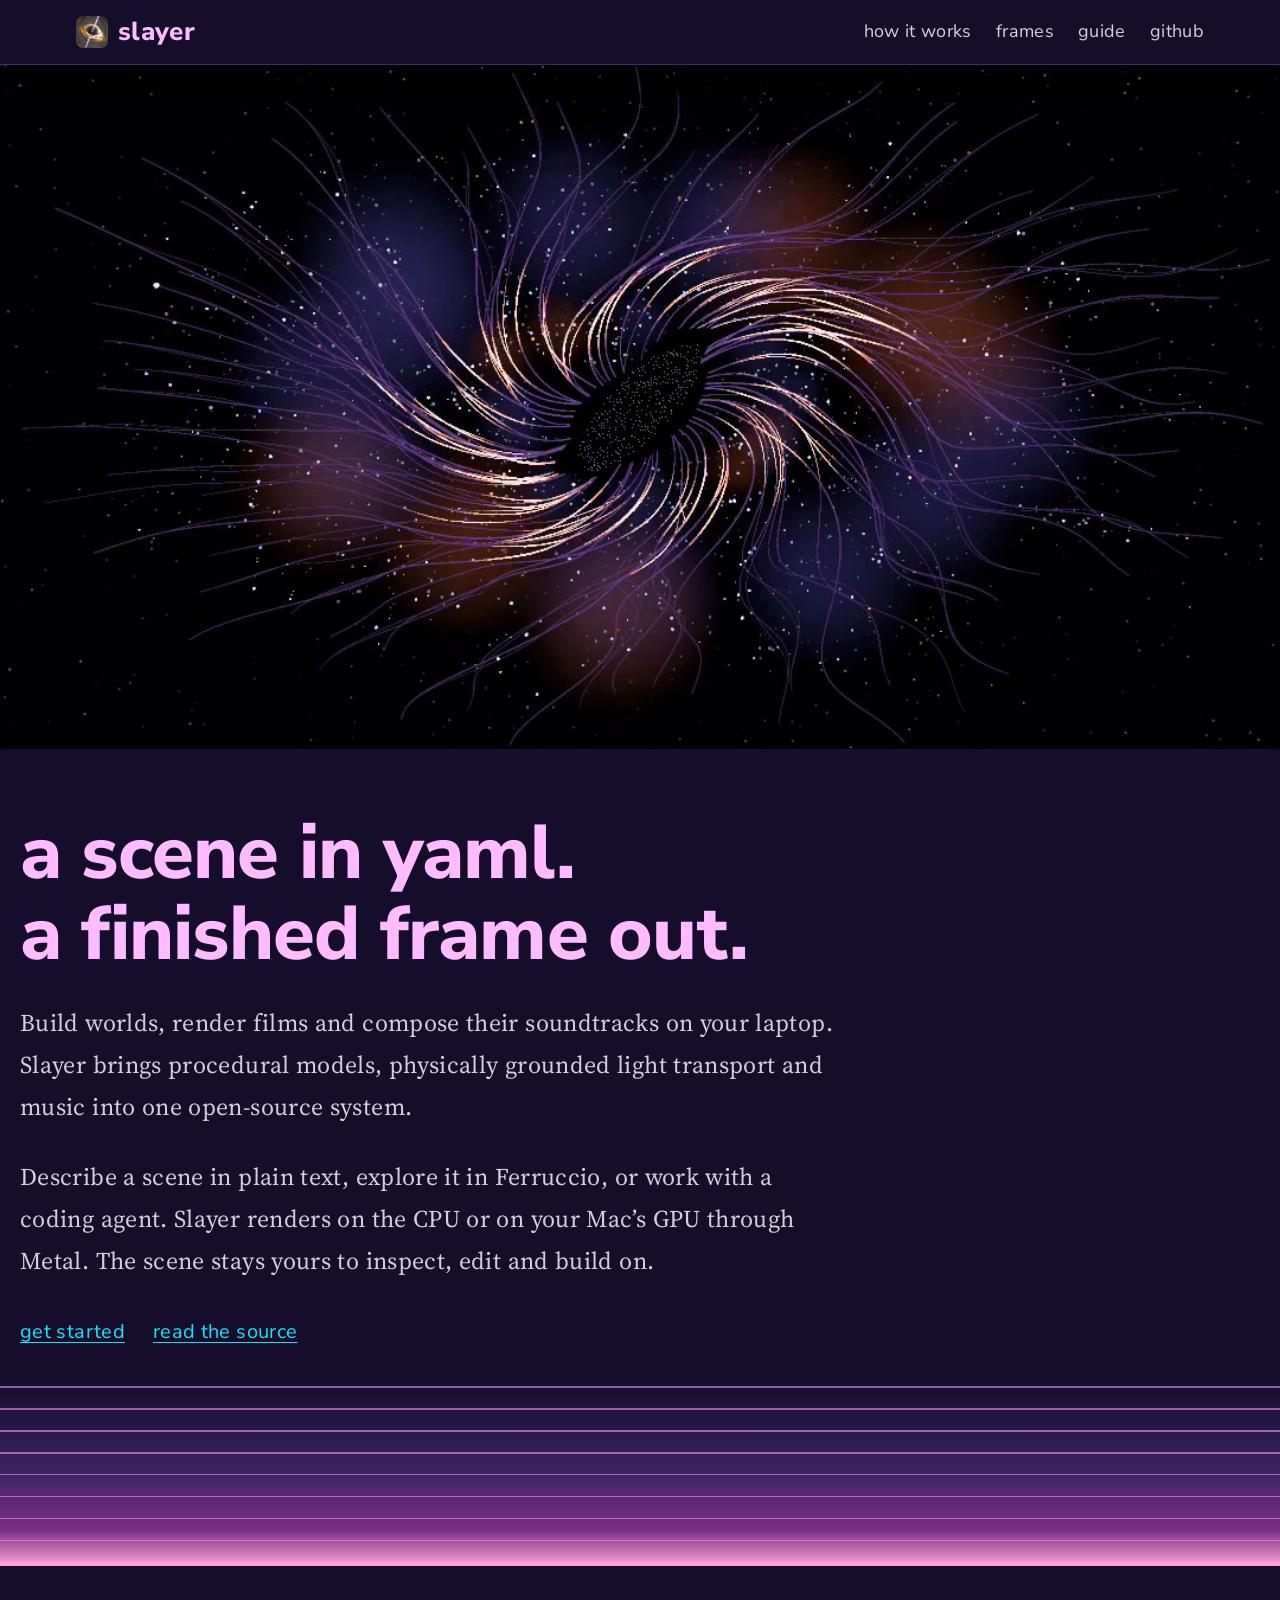
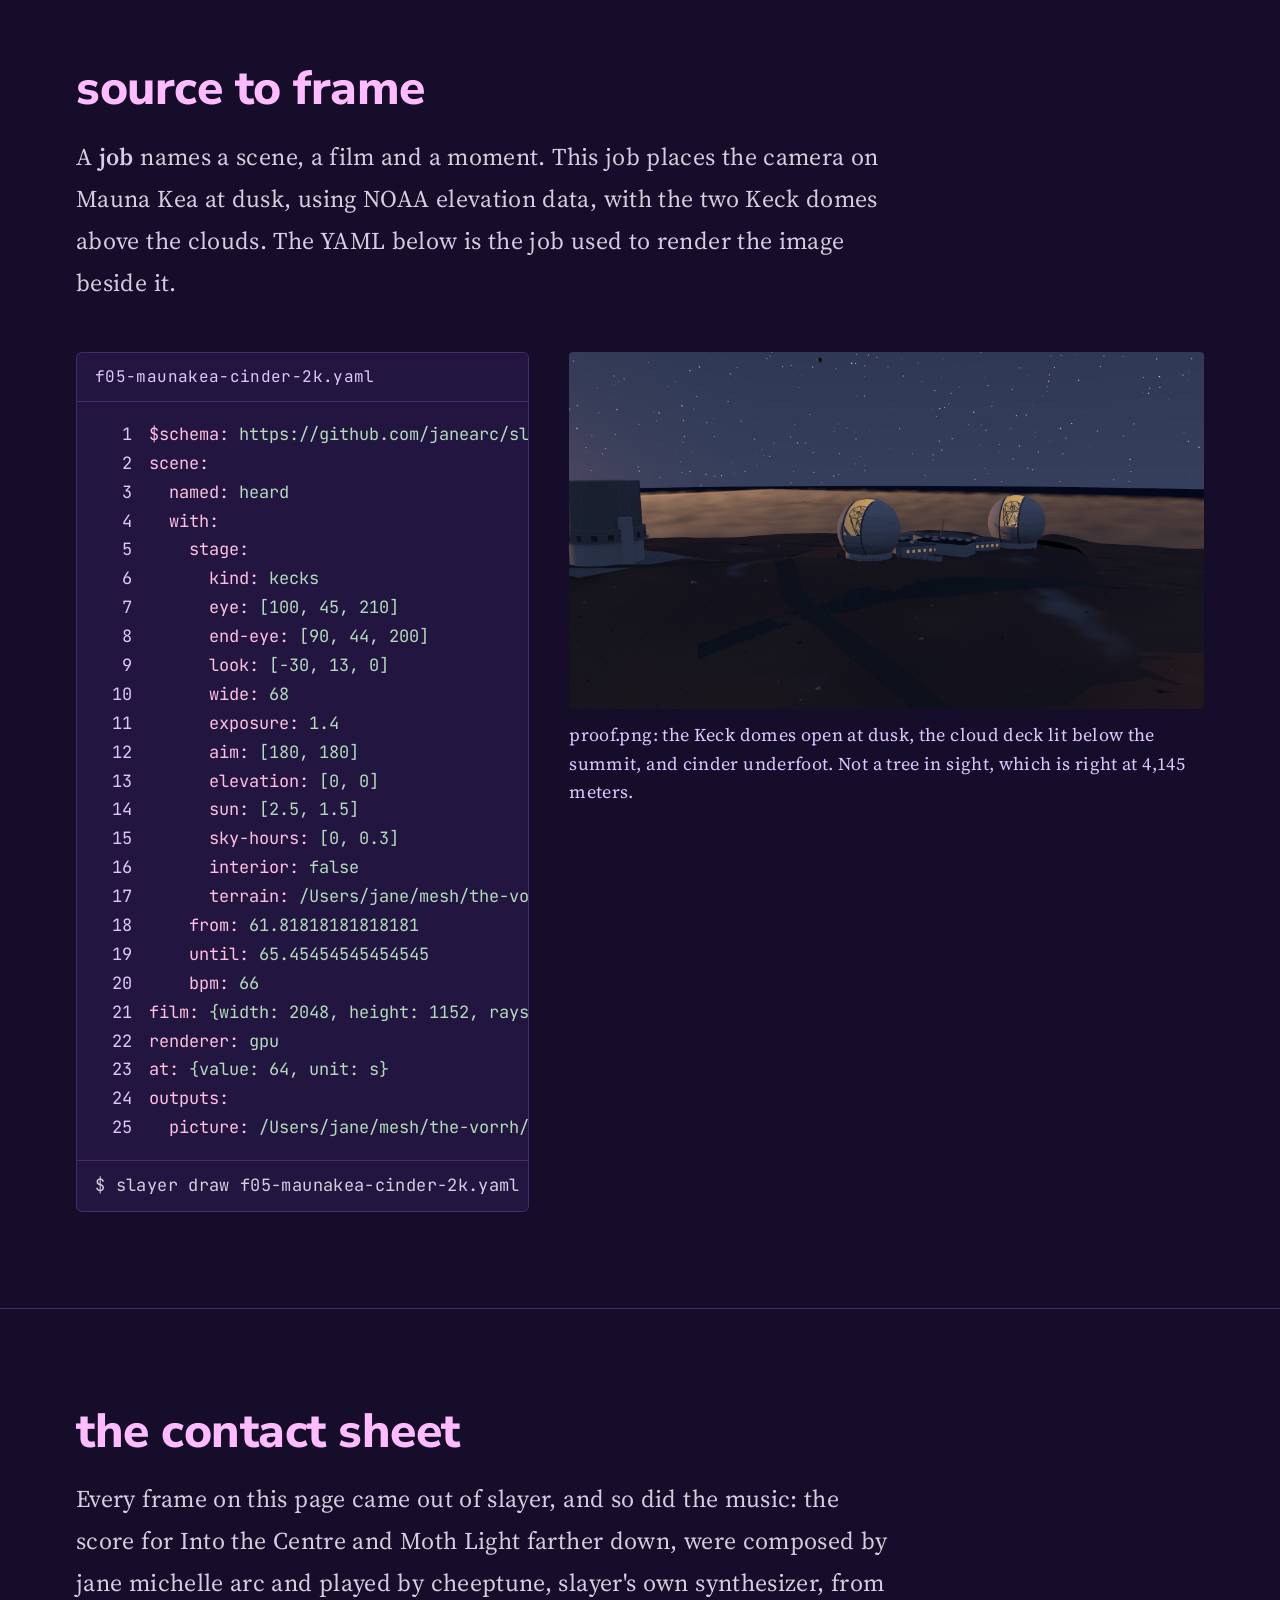
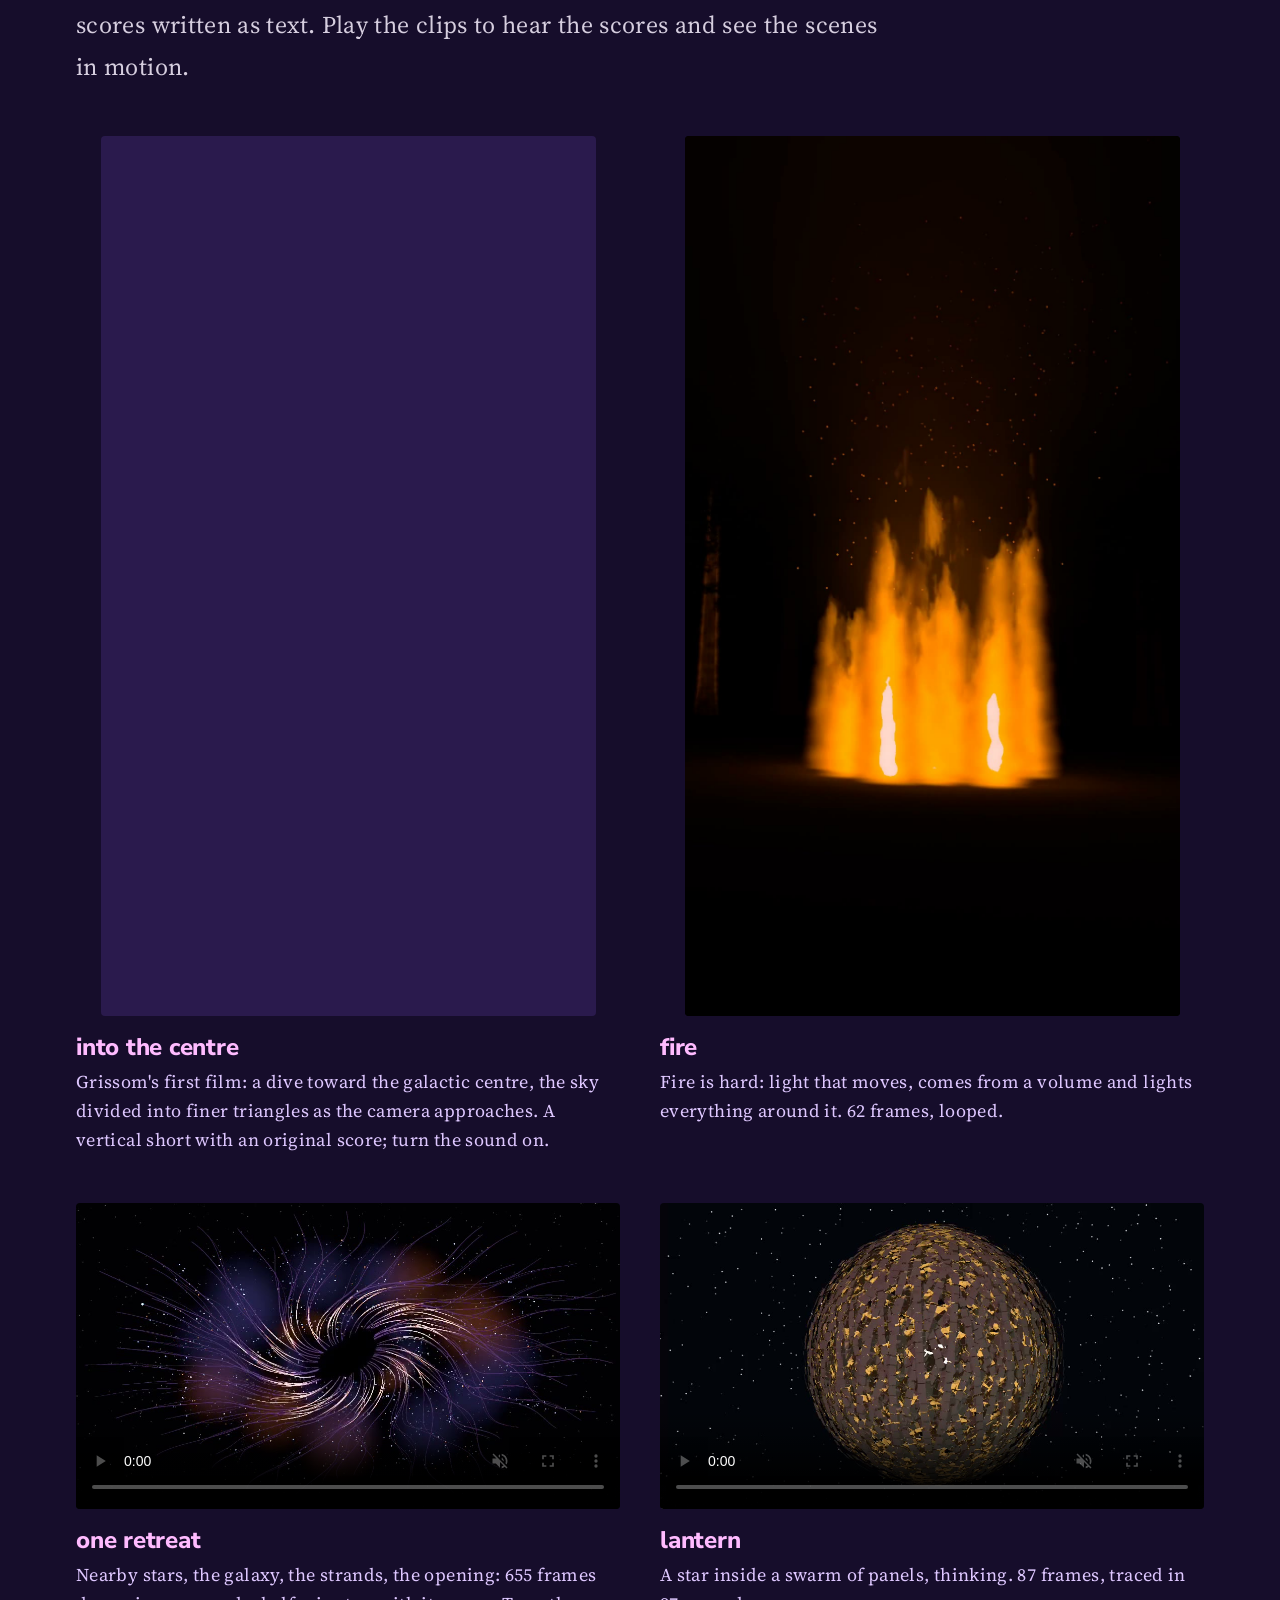
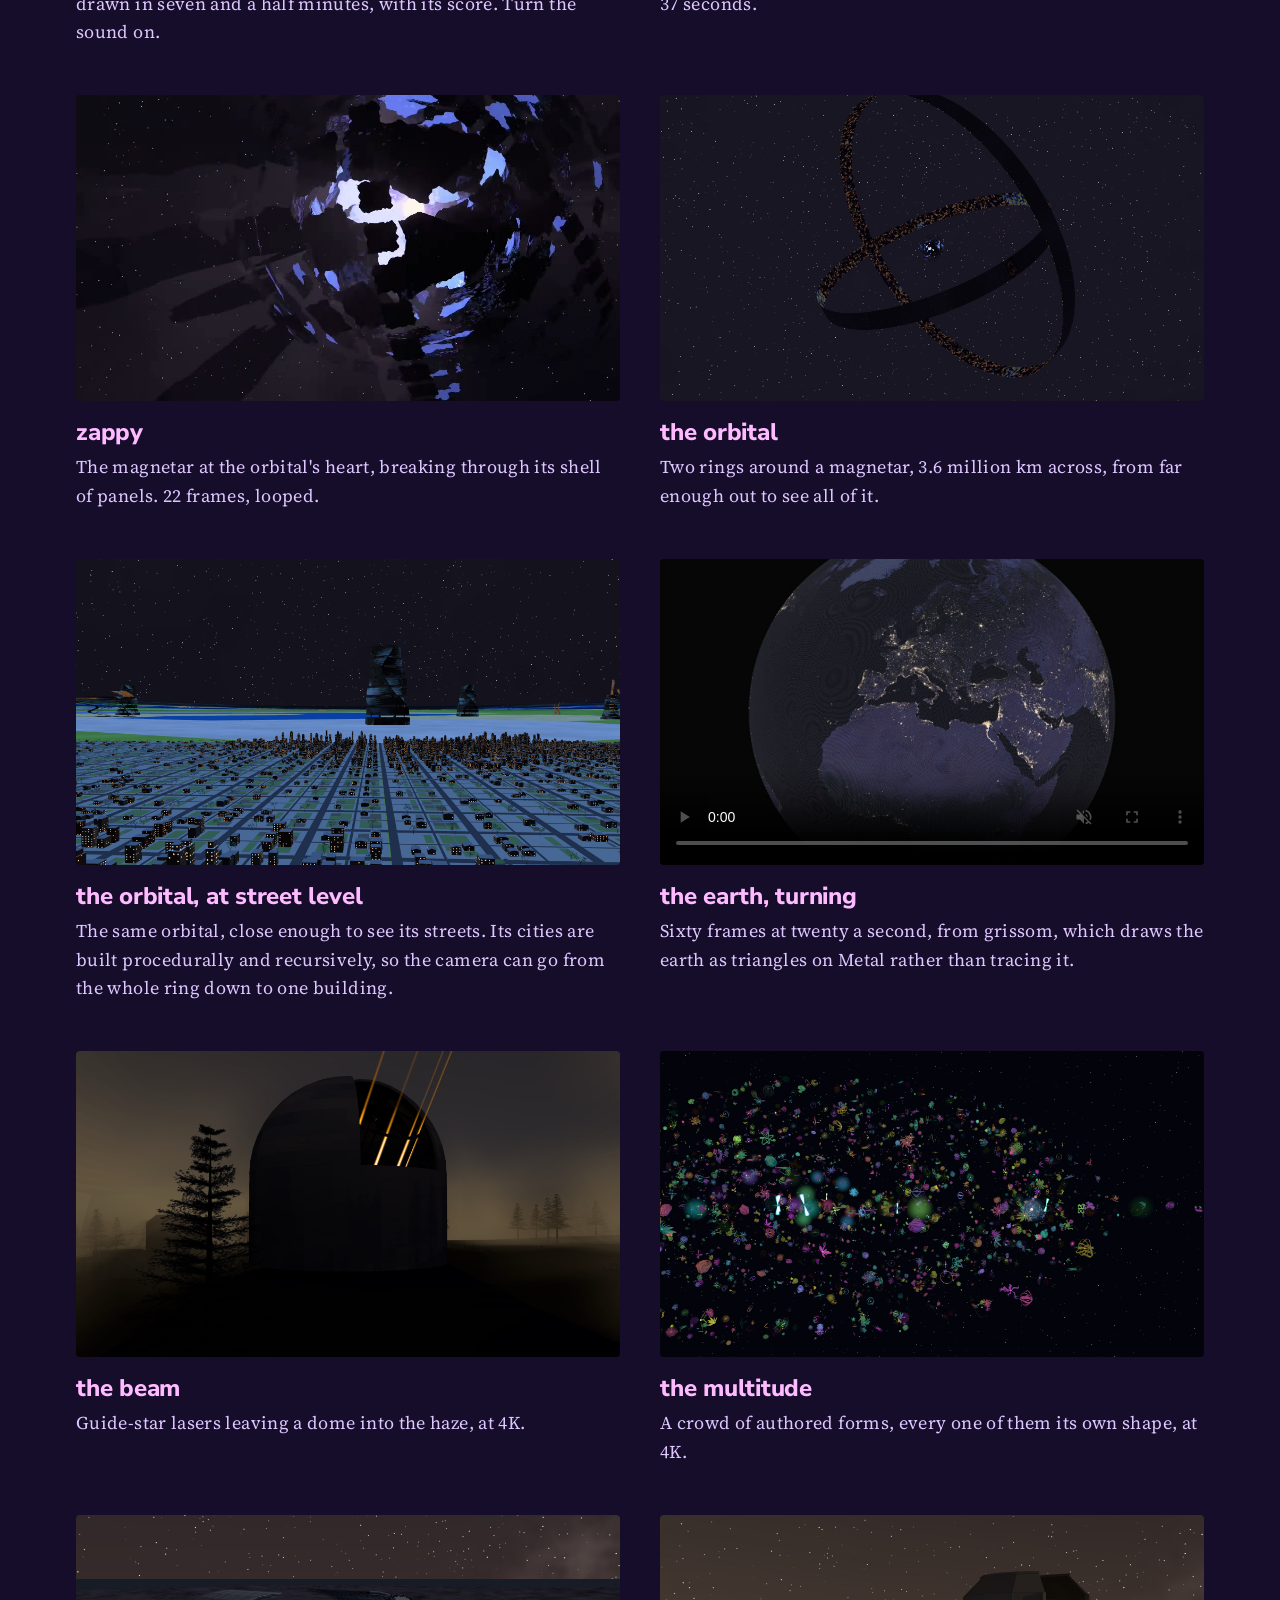
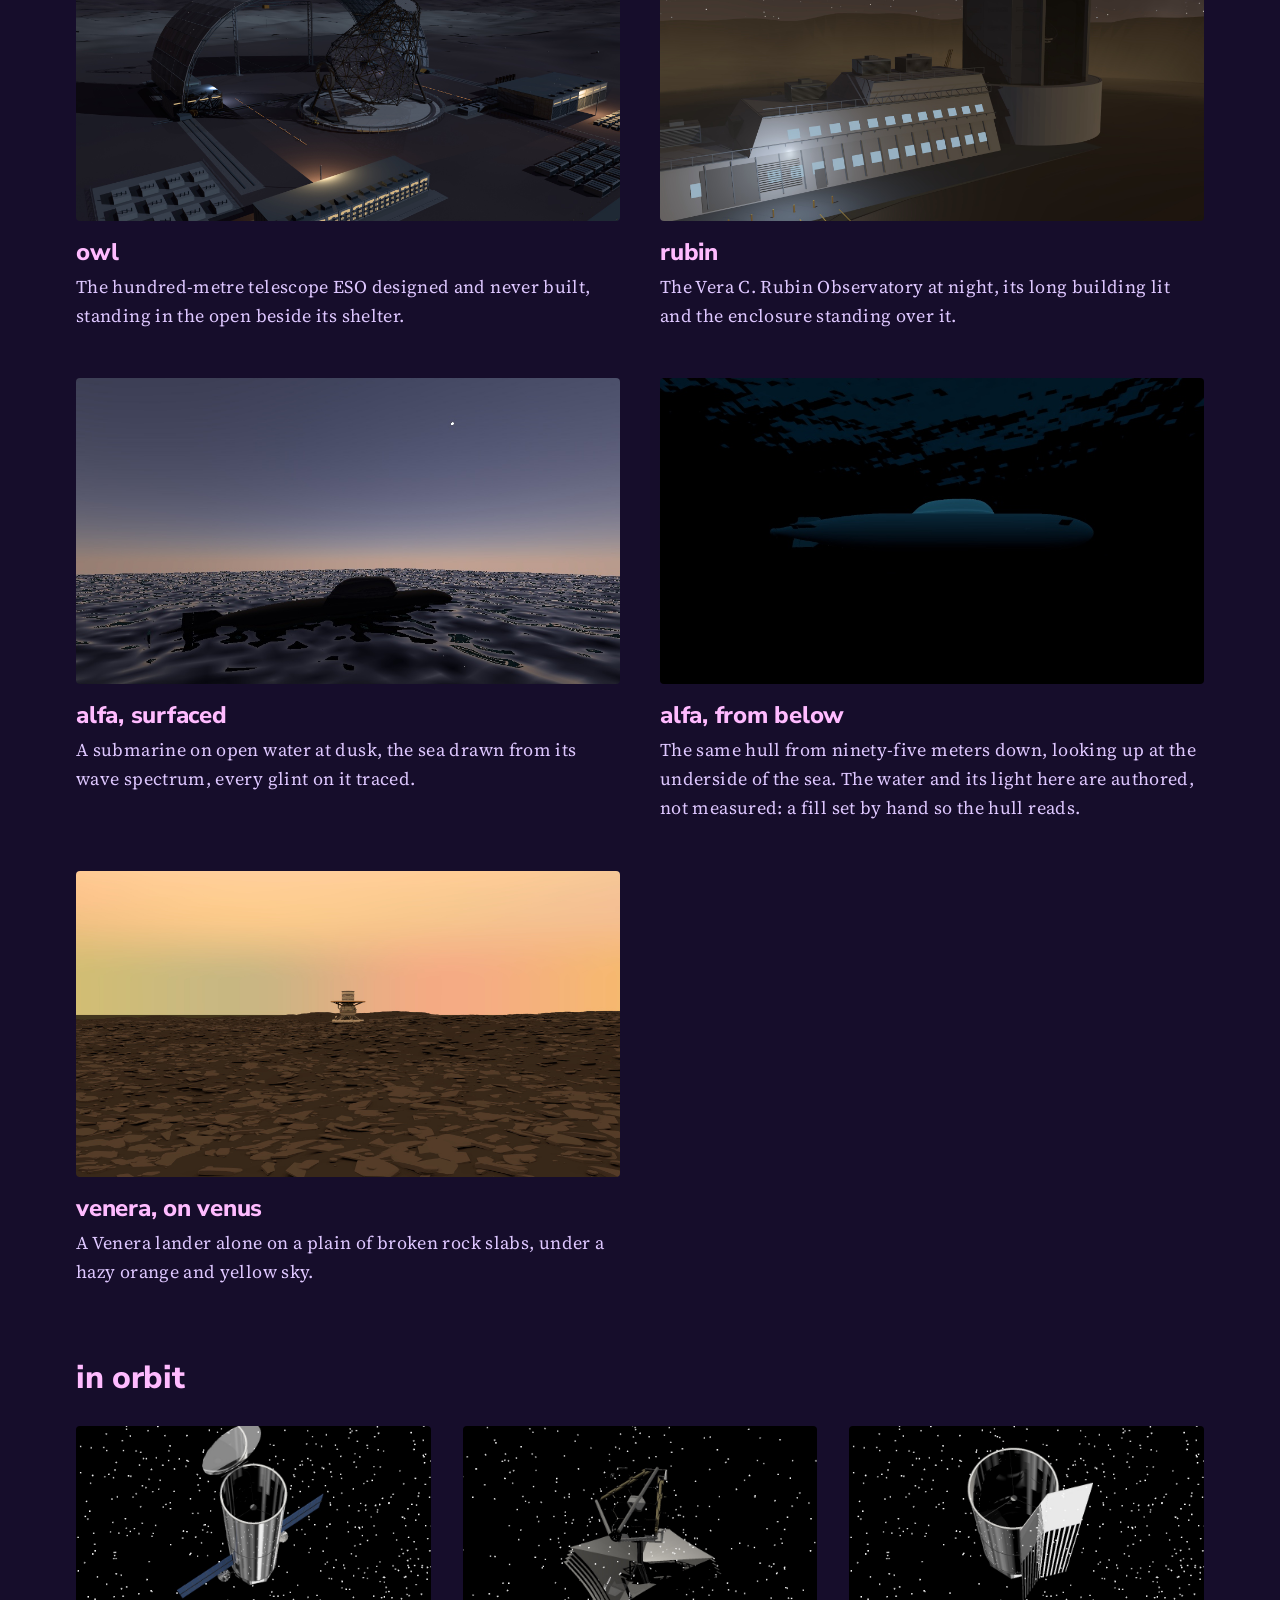
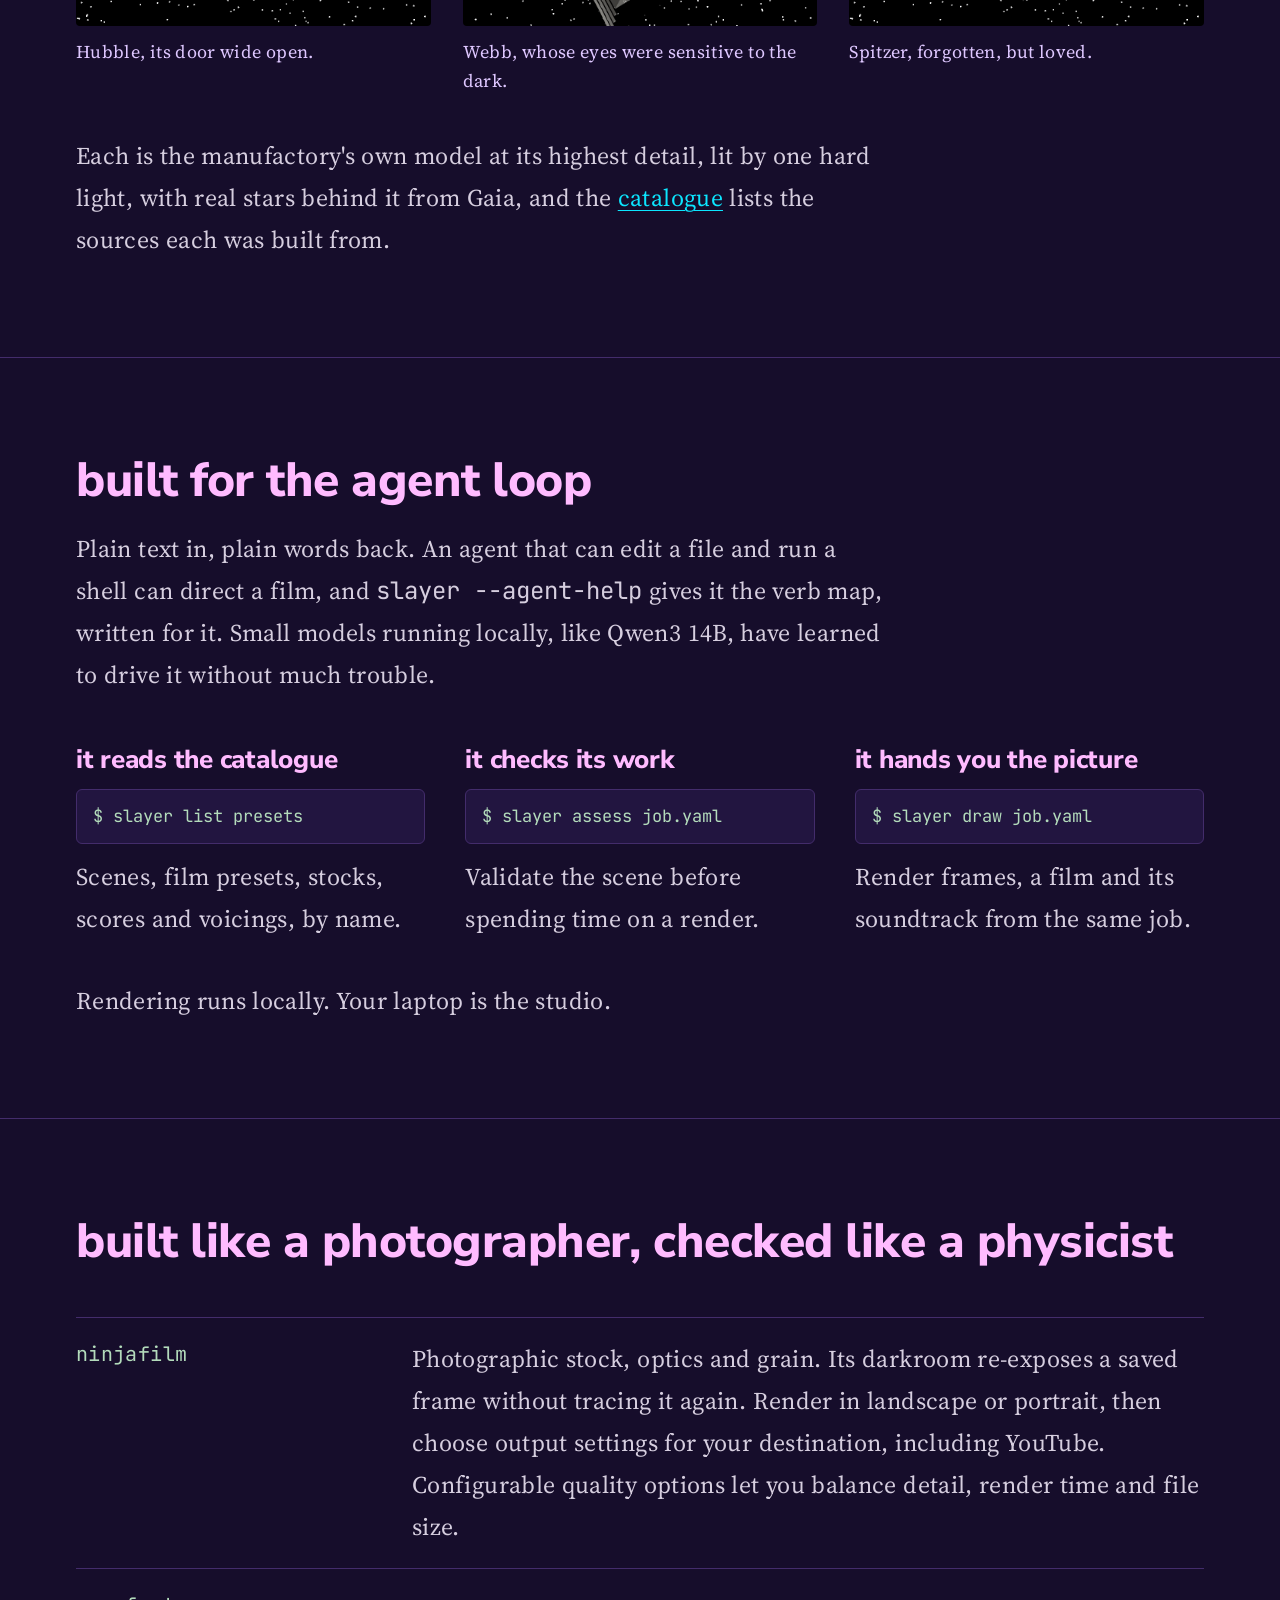
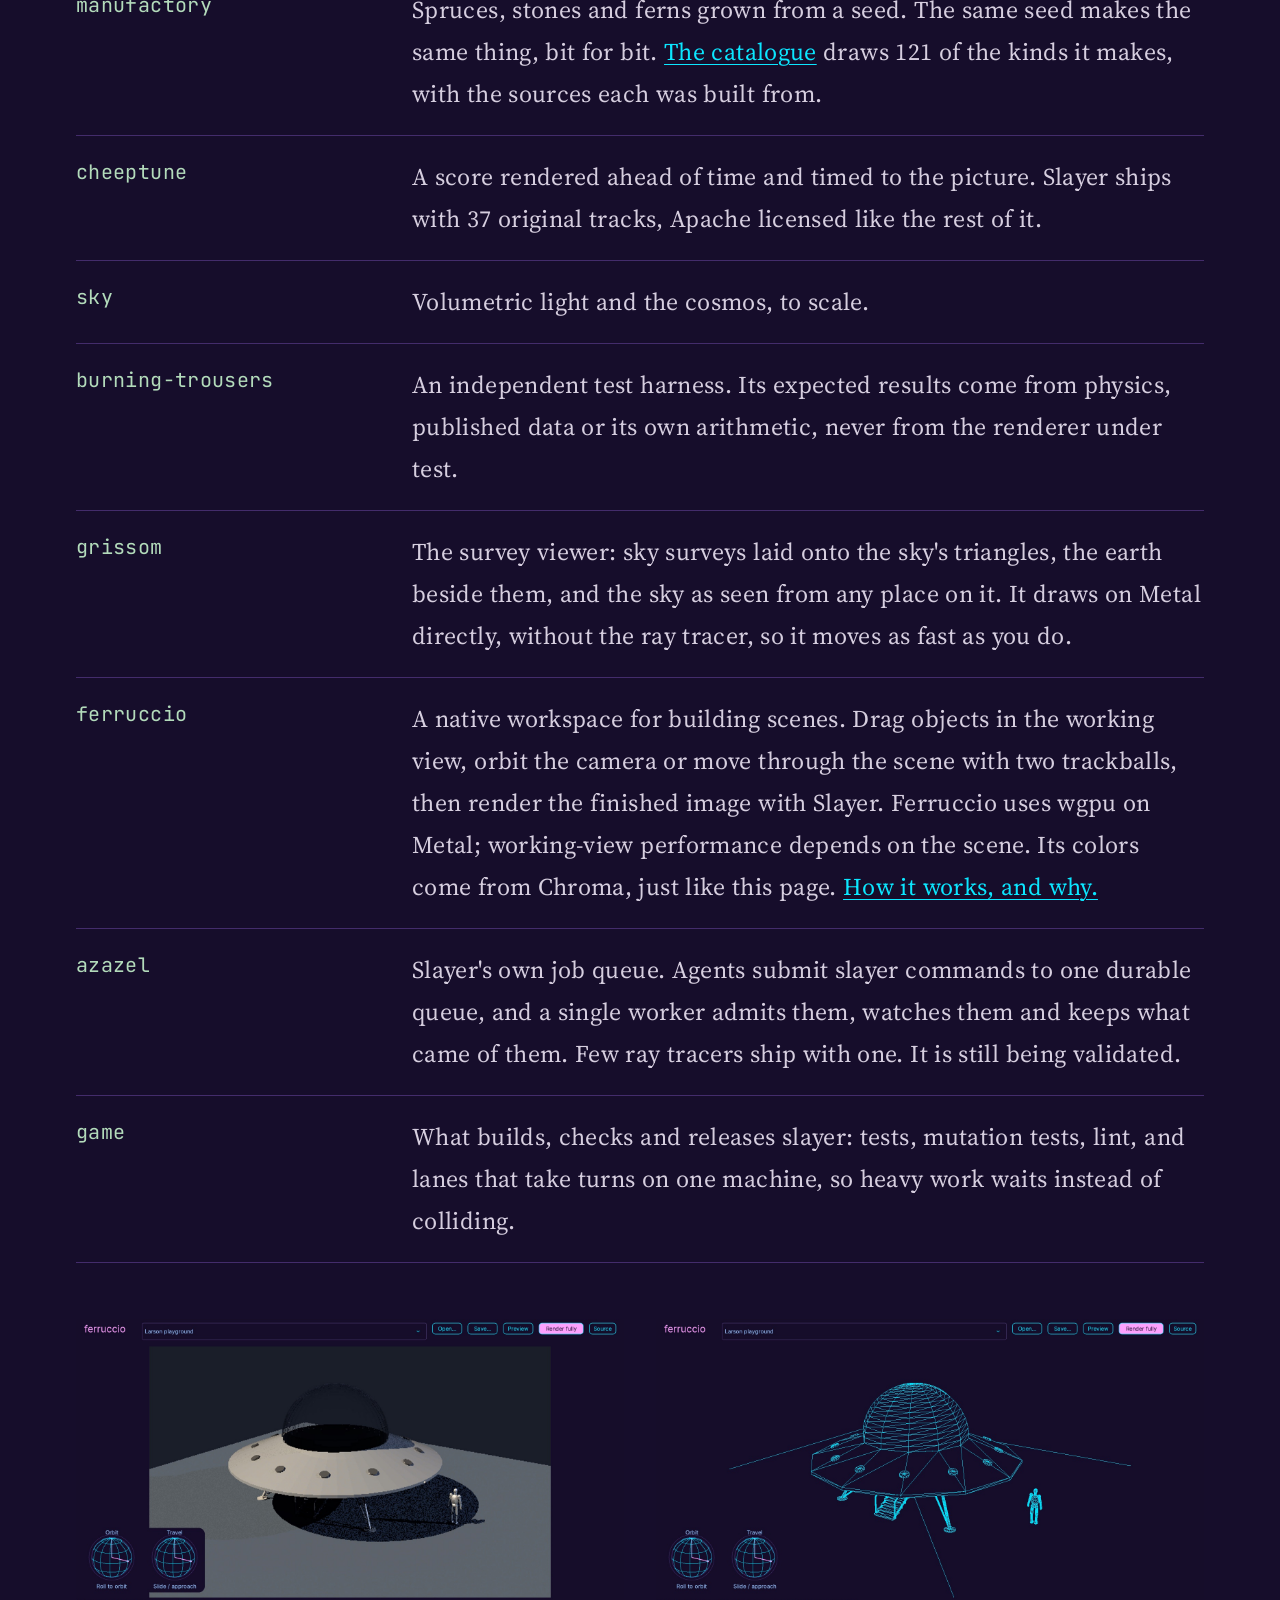
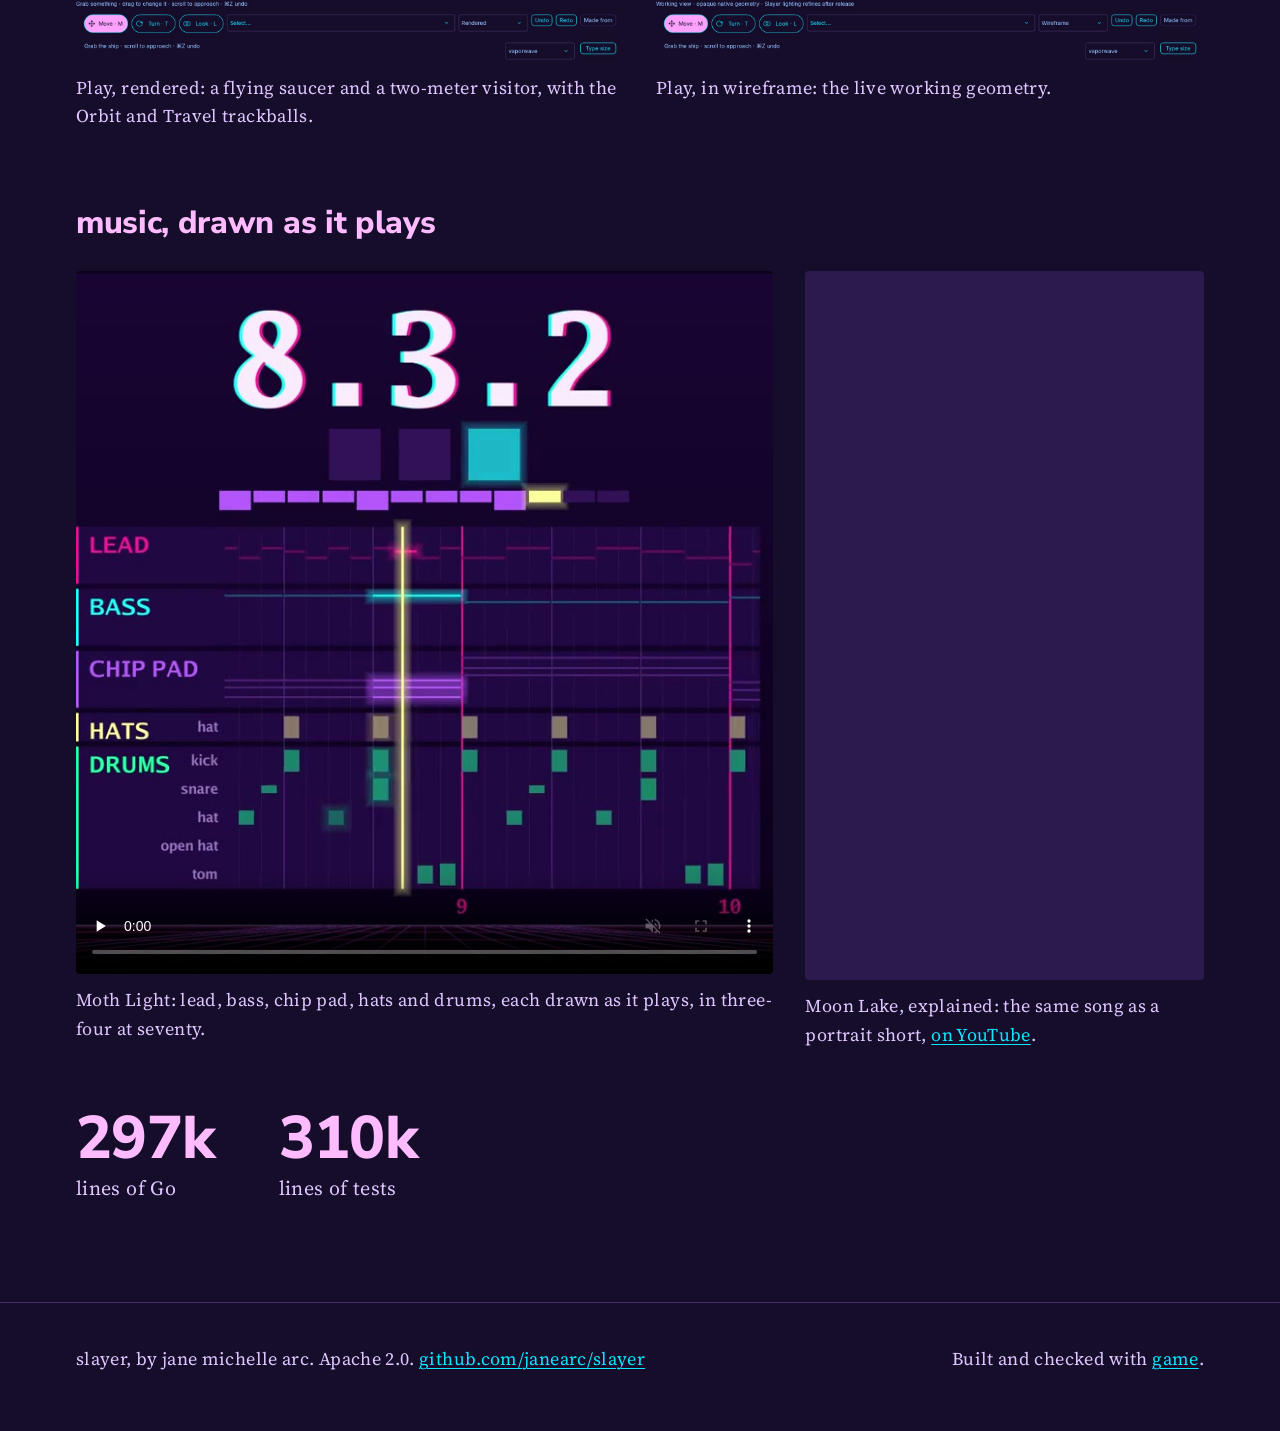
<file: index.html>
<!doctype html>
<html lang="en">
<head>
<meta charset="utf-8">
<meta name="viewport" content="width=device-width, initial-scale=1">
<title>slayer</title>
<meta name="description" content="Build worlds, render films and compose their soundtracks on your laptop. Slayer is an open-source renderer written in Go with Metal GPU support.">
<link rel="icon" href="assets/brand/slayer-icon-32.png" sizes="32x32" type="image/png">
<link rel="icon" href="assets/brand/slayer-icon-512.png" sizes="512x512" type="image/png">
<link rel="apple-touch-icon" href="assets/brand/slayer-icon-180.png">
<link rel="preconnect" href="https://fonts.googleapis.com">
<link rel="preconnect" href="https://fonts.gstatic.com" crossorigin>
<link rel="stylesheet" href="https://fonts.googleapis.com/css2?family=JetBrains+Mono:wght@400&family=Nunito+Sans:wght@400;800&family=Source+Serif+4:ital,wght@0,400;0,600;1,400&display=swap">
<link rel="stylesheet" href="assets/css/theme.css">
<style>
/*
 * layout and type. every colour is a token from theme.css, except the
 * sunset's two warm stops, which carry no text and come from the guide's
 * cover. the type follows the reader profile libreadme holds: body 24px, line height 1.75, nothing under 16px, no capitals for
 * prose, monospace for identifiers only, ligatures off.
 *
 * faces: Avenir Next, Iowan Old Style and Iosevka are the visual guide's,
 * and are on every Apple device; elsewhere the Google faces stand in.
 */
:root {
  --display: "Avenir Next", "Nunito Sans", "Helvetica Neue", sans-serif;
  --text: "Iowan Old Style", "Source Serif 4", Georgia, serif;
  --mono: "Iosevka", "JetBrains Mono", Menlo, monospace;
  --measure: 34em;
  --gutter: clamp(16px, 5vw, 56px);
  color-scheme: dark;
}
* { box-sizing: border-box; }
html { background: var(--ground); scroll-behavior: smooth; }
body {
  margin: 0;
  background: var(--ground);
  color: var(--ink);
  font: 400 24px/1.75 var(--text);
  letter-spacing: 0.015em;
  font-variant-ligatures: none;
  -webkit-text-size-adjust: 100%;
}
img, video { display: block; max-width: 100%; height: auto; }
a { color: var(--link); text-decoration: underline; text-decoration-thickness: 1px; text-underline-offset: 0.18em; }
a:hover { text-decoration-thickness: 2px; }
:focus-visible { outline: 2px solid var(--link); outline-offset: 3px; border-radius: 2px; }
strong { color: var(--strong); font-weight: 600; }
code, pre { font-family: var(--mono); letter-spacing: 0; }

h1, h2, h3 {
  font-family: var(--display);
  color: var(--heading);
  font-weight: 800;
  letter-spacing: -0.01em;
  text-wrap: balance;
  margin: 0;
}
h1 { font-size: clamp(40px, 6vw, 76px); line-height: 1.06; }
h2 { font-size: clamp(32px, 4vw, 48px); line-height: 1.12; }
h3 { font-size: 26px; line-height: 1.25; }

.wrap { max-width: 1240px; margin: 0 auto; padding: 0 var(--gutter); }

/* the bar */
.bar { border-bottom: 1px solid var(--border); }
.bar .wrap { display: flex; align-items: center; justify-content: space-between; gap: 16px; min-height: 64px; flex-wrap: wrap; }
.lockup { display: flex; align-items: center; gap: 10px; color: var(--heading); text-decoration: none; font: 800 26px/1 var(--display); }
.lockup img { width: 32px; height: 32px; border-radius: 7px; }
.bar nav { display: flex; gap: 24px; flex-wrap: wrap; font: 400 18px/1.4 var(--display); }
.bar nav a { color: var(--ink); text-decoration: none; }
.bar nav a:hover { color: var(--link); }

/* the cover: a real render across the top, the sunset and its lines below */
.opening { margin: 0; background: var(--ground); }
.opening video { display: block; background: #000; width: 100%; height: auto; max-height: 76vh; object-fit: cover; }
.cover-title { padding: 64px 0 40px; }
.cover-title p { max-width: var(--measure); margin: 28px 0 0; }
.actions { display: flex; flex-wrap: wrap; gap: 16px 28px; margin-top: 36px; font: 400 20px/1.4 var(--display); }
.sunset {
  height: 180px;
  background-color: var(--ground);
  background-image:
    repeating-linear-gradient(to bottom, rgb(255 161 255 / 0.55) 0 1.5px, transparent 1.5px 22px),
    linear-gradient(to bottom, var(--ground) 0%, var(--surface-1) 45%, #7a2f86 80%, #ffa4d4 100%);
}

/* sections */
section { padding: 96px 0; }
section + section { border-top: 1px solid var(--border); }
.lede { max-width: var(--measure); margin: 20px 0 0; }

/* source to frame */
.pair { display: grid; grid-template-columns: minmax(0, 5fr) minmax(0, 7fr); gap: 40px; margin-top: 48px; align-items: start; }
.source { background: var(--code-ground); border: 1px solid var(--border); border-radius: 6px; overflow: hidden; }
.source .name { padding: 12px 18px; border-bottom: 1px solid var(--border); font: 400 16px/1.5 var(--mono); color: var(--dim); }
.source pre { margin: 0; padding: 18px; overflow-x: auto; font-size: 17px; line-height: 1.7; color: var(--code); counter-reset: line; }
.source pre > span { display: block; white-space: pre; }
.source pre > span::before { counter-increment: line; content: counter(line); display: inline-block; width: 2.2em; margin-right: 1em; text-align: right; color: var(--dim); }
.source .k { color: var(--accent); }
.source .run { padding: 12px 18px; border-top: 1px solid var(--border); font: 400 17px/1.5 var(--mono); color: var(--ink); overflow-x: auto; white-space: nowrap; }
figure { margin: 0; }
figure img, figure video { width: 100%; border-radius: 4px; background: var(--panel); }
figcaption { margin-top: 12px; font-size: 18px; line-height: 1.6; color: var(--dim); }

/* the contact sheet */
.sheet { display: grid; grid-template-columns: repeat(2, minmax(0, 1fr)); gap: 48px 40px; margin-top: 48px; }
.sheet figure img, .sheet figure video { aspect-ratio: 16 / 9; object-fit: cover; }
.sheet .tall { grid-row: span 2; }
.sheet .tall iframe { width: 100%; max-width: 495px; margin: 0 auto; }
.sheet .tall video { aspect-ratio: 9 / 16; object-fit: contain; width: 100%; max-width: 495px; height: auto; margin: 0 auto; background: #000; }
.sheet h3 { margin-top: 16px; font-size: 24px; }
a.full { display: block; border-radius: 4px; }
a.full img { transition: filter 0.2s; }
a.full:hover img { filter: brightness(1.12); }
@media (prefers-reduced-motion: reduce) { a.full img { transition: none; } }
.sub { margin-top: 72px; font-size: 32px; }
.trio { display: grid; grid-template-columns: repeat(3, minmax(0, 1fr)); gap: 32px; margin-top: 28px; }
.trio img { aspect-ratio: 16 / 9; object-fit: cover; }
.music { display: grid; grid-template-columns: minmax(0, 7fr) minmax(0, 4fr); gap: 32px; margin-top: 28px; align-items: start; }
.short iframe { display: block; width: 100%; aspect-ratio: 9 / 16; border: 0; border-radius: 4px; background: var(--panel); }
.sheet figcaption { margin-top: 6px; }

/* the agent loop */
.steps { list-style: none; margin: 48px 0 0; padding: 0; display: grid; grid-template-columns: repeat(3, minmax(0, 1fr)); gap: 40px; counter-reset: step; }
.steps li { display: flex; flex-direction: column; gap: 12px; }
.steps code { display: block; padding: 12px 16px; background: var(--code-ground); border: 1px solid var(--border); border-radius: 6px; font-size: 17px; color: var(--code); overflow-x: auto; white-space: nowrap; }
.steps p { margin: 0; }
.aside { max-width: var(--measure); margin: 40px 0 0; }

/* the spec sheet */
.spec { margin: 48px 0 0; display: grid; grid-template-columns: minmax(0, 14em) minmax(0, 1fr); border-top: 1px solid var(--border); }
.spec dt, .spec dd { margin: 0; padding: 20px 0; border-bottom: 1px solid var(--border); }
.spec dt { font: 400 20px/1.6 var(--mono); color: var(--code); padding-right: 24px; }
.spec dd { max-width: var(--measure); }
.window { margin-top: 56px; display: grid; grid-template-columns: repeat(2, minmax(0, 1fr)); gap: 32px; }
@media (max-width: 900px) { .window { grid-template-columns: minmax(0, 1fr); } }
.counts { display: flex; flex-wrap: wrap; gap: 24px 64px; margin-top: 56px; }
.counts div { display: flex; flex-direction: column; }
.counts b { font: 800 clamp(40px, 5vw, 60px)/1.1 var(--display); color: var(--heading); font-variant-numeric: tabular-nums; letter-spacing: -0.01em; }
.counts span { color: var(--dim); font-size: 20px; }

footer { border-top: 1px solid var(--border); padding: 40px 0 56px; font-size: 18px; color: var(--dim); }
footer .wrap { display: flex; flex-wrap: wrap; justify-content: space-between; gap: 12px 32px; }

@media (max-width: 900px) {
  .trio, .music { grid-template-columns: minmax(0, 1fr); }
  .pair, .sheet, .steps { grid-template-columns: minmax(0, 1fr); }
  .spec { grid-template-columns: minmax(0, 1fr); }
  .spec dt { padding-bottom: 0; border-bottom: 0; }
  section { padding: 72px 0; }
}
@media (max-width: 560px) {
  body { font-size: 20px; }
}
@media (prefers-reduced-motion: reduce) { html { scroll-behavior: auto; } }
</style>
</head>
<body>

<header class="bar">
  <div class="wrap">
    <a class="lockup" href="#top"><img src="assets/brand/slayer-icon-64.png" alt="" width="32" height="32">slayer</a>
    <nav aria-label="Site">
      <a href="#source">how it works</a>
      <a href="#frames">frames</a>
      <a href="docs/visual-guide.html">guide</a>
      <a href="https://github.com/janearc/slayer">github</a>
    </nav>
  </div>
</header>

<main id="top">

  <figure class="opening">
    <video src="assets/films/opening-loop.mp4" poster="assets/frames/opening.jpg" width="1080" height="608"
           autoplay muted loop playsinline aria-label="The opening: violet and gold strands sweeping round a dark centre, among stars, turning slowly."></video>
  </figure>

  <div class="wrap cover-title">
      <h1>a scene in yaml.<br>a finished frame out.</h1>
      <p>Build worlds, render films and compose their soundtracks on your
      laptop. Slayer brings procedural models, physically grounded light
      transport and music into one open-source system.</p>
      <p>Describe a scene in plain text, explore it in Ferruccio, or work
      with a coding agent. Slayer renders on the CPU or on your Mac’s GPU
      through Metal. The scene stays yours to inspect, edit and build on.</p>
      <div class="actions">
        <a href="https://github.com/janearc/slayer/blob/main/doc/getting-started.md">get started</a>
        <a href="https://github.com/janearc/slayer">read the source</a>
      </div>
  </div>
  <div class="sunset" aria-hidden="true"></div>

  <section id="source">
    <div class="wrap">
      <h2>source to frame</h2>
      <p class="lede">A <strong>job</strong> names a scene, a film and a
      moment. This job places the camera on Mauna Kea at dusk, using NOAA
      elevation data, with the two Keck domes above the clouds. The YAML
      below is the job used to render the image beside it.</p>

      <div class="pair">
        <div class="source">
          <div class="name">f05-maunakea-cinder-2k.yaml</div>
<pre><span><span class="k">$schema:</span> https://github.com/janearc/slayer/schemas/job-v1.json</span><span><span class="k">scene:</span></span><span>  <span class="k">named:</span> heard</span><span>  <span class="k">with:</span></span><span>    <span class="k">stage:</span></span><span>      <span class="k">kind:</span> kecks</span><span>      <span class="k">eye:</span> [100, 45, 210]</span><span>      <span class="k">end-eye:</span> [90, 44, 200]</span><span>      <span class="k">look:</span> [-30, 13, 0]</span><span>      <span class="k">wide:</span> 68</span><span>      <span class="k">exposure:</span> 1.4</span><span>      <span class="k">aim:</span> [180, 180]</span><span>      <span class="k">elevation:</span> [0, 0]</span><span>      <span class="k">sun:</span> [2.5, 1.5]</span><span>      <span class="k">sky-hours:</span> [0, 0.3]</span><span>      <span class="k">interior:</span> false</span><span>      <span class="k">terrain:</span> /Users/jane/mesh/the-vorrh/data/slayer/terrain/hawaii/noaa-crm/noaa-hawaii-crm2023-big-island-float.tif</span><span>    <span class="k">from:</span> 61.81818181818181</span><span>    <span class="k">until:</span> 65.45454545454545</span><span>    <span class="k">bpm:</span> 66</span><span><span class="k">film:</span> {width: 2048, height: 1152, rays: 4, wide: 68, exposure: 1.4}</span><span><span class="k">renderer:</span> gpu</span><span><span class="k">at:</span> {value: 64, unit: s}</span><span><span class="k">outputs:</span></span><span>  <span class="k">picture:</span> /Users/jane/mesh/the-vorrh/renders/frames/2026-11-15-quell-f05-maunakea-cinder-2k/proof.png</span></pre>
          <div class="run">$ slayer draw f05-maunakea-cinder-2k.yaml</div>
        </div>
        <figure>
          <a class="full" href="assets/full/maunakea-summit.jpg" title="open the full-size render"><img src="assets/frames/maunakea-summit.jpg" width="2048" height="1152" loading="lazy"
               alt="The summit of Mauna Kea at dusk: the two Keck domes open and lit from inside, the buildings between them, the cloud deck glowing below, dark cinder ground in front."></a>
          <figcaption>proof.png: the Keck domes open at dusk, the cloud deck
          lit below the summit, and cinder underfoot. Not a tree in sight,
          which is right at 4,145 meters.</figcaption>
        </figure>
      </div>
    </div>
  </section>

  <section id="frames">
    <div class="wrap">
      <h2>the contact sheet</h2>
      <p class="lede">Every frame on this page came out of slayer, and so did
      the music: the score for Into the Centre and Moth Light farther
      down, were composed by jane michelle arc and played by cheeptune, slayer's
      own synthesizer, from scores written as text.
      Play the clips to hear the scores and see the scenes in motion.</p>

      <div class="sheet">
        <figure class="tall short">
          <iframe src="https://www.youtube-nocookie.com/embed/p2rQXFUFLus" title="Into the centre: grissom's short on YouTube"
                  loading="lazy" allow="encrypted-media; picture-in-picture; fullscreen" referrerpolicy="strict-origin-when-cross-origin"></iframe>
          <h3>into the centre</h3>
          <figcaption>Grissom's first film: a dive toward the galactic centre,
          the sky divided into finer triangles as the camera approaches.
          A vertical short with an original score; turn the sound on.</figcaption>
        </figure>
        <figure class="tall">
          <video class="film" src="assets/films/fire.mp4" poster="assets/frames/fire.jpg"
                 width="1080" height="1920" muted loop playsinline preload="none"
                 aria-label="Flames rising from a fire at night, sparks drifting up into the dark."></video>
          <h3>fire</h3>
          <figcaption>Fire is hard: light that moves, comes from a volume and
          lights everything around it. 62 frames, looped.</figcaption>
        </figure>
        <figure>
          <video class="film" src="assets/films/retreat.mp4" poster="assets/frames/retreat.jpg"
                 width="1080" height="960" muted playsinline preload="none" controls
                 aria-label="One retreat: the camera pulls back from nearby stars to the galaxy, then to violet strands sweeping round a dark opening."></video>
          <h3>one retreat</h3>
          <figcaption>Nearby stars, the galaxy, the strands, the opening: 655
          frames drawn in seven and a half minutes, with its score. Turn the
          sound on.</figcaption>
        </figure>
        <figure>
          <video class="film" src="assets/films/lantern.mp4" poster="assets/frames/lantern-first.jpg"
                 width="1080" height="960" muted loop playsinline preload="none" controls
                 aria-label="Lantern: a star inside a swarm of gold and dark panels, the panels flickering as it thinks."></video>
          <h3>lantern</h3>
          <figcaption>A star inside a swarm of panels, thinking. 87 frames,
          traced in 37 seconds.</figcaption>
        </figure>
        <figure>
          <video class="film" src="assets/films/zappy.mp4" poster="assets/frames/zappy.jpg"
                 width="1080" height="960" muted loop playsinline preload="none"
                 aria-label="Zappy: a blue-white light breaking through a dark shell of broken panels, turning."></video>
          <h3>zappy</h3>
          <figcaption>The magnetar at the orbital's heart, breaking through its
          shell of panels. 22 frames, looped.</figcaption>
        </figure>
        <figure>
          <a class="full" href="assets/full/orbital.jpg" title="open the full-size render"><img src="assets/frames/orbital.jpg" width="2048" height="1152" loading="lazy"
               alt="Two broad rings, mottled in rust and blue, cross around a magnetar against a field of stars."></a>
          <h3>the orbital</h3>
          <figcaption>Two rings around a magnetar, 3.6 million km across, from
          far enough out to see all of it.</figcaption>
        </figure>
        <figure>
          <a class="full" href="assets/full/orbital-cities.jpg" title="open the full-size render"><img src="assets/frames/orbital-cities.jpg" width="2048" height="1152" loading="lazy"
               alt="Night on the inside of the orbital: a grid of lit city blocks runs to the horizon, with towers standing beyond it."></a>
          <h3>the orbital, at street level</h3>
          <figcaption>The same orbital, close enough to see its streets. Its
          cities are built procedurally and recursively, so the camera can go
          from the whole ring down to one building.</figcaption>
        </figure>
        <figure>
          <video class="film" src="assets/films/earth-turning.mp4" poster="assets/frames/earth-night.jpg"
                 width="1400" height="1000" muted loop playsinline preload="none" controls
                 aria-label="The Earth turning once, from night over Europe and Africa."></video>
          <h3>the earth, turning</h3>
          <figcaption>Sixty frames at twenty a second, from grissom, which draws
          the earth as triangles on Metal rather than tracing it.</figcaption>
        </figure>
        <figure>
          <a class="full" href="assets/full/beam.jpg" title="open the full-size render"><img src="assets/frames/beam.jpg" width="2048" height="1152" loading="lazy"
               alt="An observatory dome at night in thin haze, its slit open and four orange guide-star laser beams rising from it, dark trees beside it."></a>
          <h3>the beam</h3>
          <figcaption>Guide-star lasers leaving a dome into the haze, at 4K.</figcaption>
        </figure>
        <figure>
          <a class="full" href="assets/full/multitude.jpg" title="open the full-size render"><img src="assets/frames/multitude.jpg" width="2048" height="1152" loading="lazy"
               alt="A great oval crowd of small colored forms, pink, green, blue and gold, scattered across black space with a few bright lights among them."></a>
          <h3>the multitude</h3>
          <figcaption>A crowd of authored forms, every one of them its own
          shape, at 4K.</figcaption>
        </figure>
        <figure>
          <a class="full" href="assets/full/owl.jpg" title="open the full-size render"><img src="assets/frames/owl.jpg" width="2048" height="1152" loading="lazy"
               alt="A giant open-frame telescope beside its sliding shelter at night, with low buildings around it."></a>
          <h3>owl</h3>
          <figcaption>The hundred-metre telescope ESO designed and never built,
          standing in the open beside its shelter.</figcaption>
        </figure>
        <figure>
          <a class="full" href="assets/full/rubin.jpg" title="open the full-size render"><img src="assets/frames/rubin.jpg" width="2048" height="1152" loading="lazy"
               alt="The Rubin Observatory building at night: a long lit facility with the telescope's tall enclosure at one end."></a>
          <h3>rubin</h3>
          <figcaption>The Vera C. Rubin Observatory at night, its long building
          lit and the enclosure standing over it.</figcaption>
        </figure>
        <figure>
          <a class="full" href="assets/full/alfa.jpg" title="open the full-size render"><img src="assets/frames/alfa.jpg" width="960" height="540" loading="lazy"
               alt="A submarine surfaced on open water at dusk, its long dark hull and sail low in the waves, the sky fading from violet to a pale peach horizon with one bright star."></a>
          <h3>alfa, surfaced</h3>
          <figcaption>A submarine on open water at dusk, the sea drawn from its
          wave spectrum, every glint on it traced.</figcaption>
        </figure>
        <figure>
          <a class="full" href="assets/full/alfa-under.jpg" title="open the full-size render"><img src="assets/frames/alfa-under.jpg" width="960" height="540" loading="lazy"
               alt="The same submarine seen from below in dark blue water, its whole hull in profile, the broken underside of the sea surface above it."></a>
          <h3>alfa, from below</h3>
          <figcaption>The same hull from ninety-five meters down, looking up at
          the underside of the sea. The water and its light here are authored,
          not measured: a fill set by hand so the hull reads.</figcaption>
        </figure>
        <figure>
          <a class="full" href="assets/full/venus-across.jpg" title="open the full-size render"><img src="assets/frames/venus-across.jpg" width="2048" height="1152" loading="lazy"
               alt="A Venera lander stands alone on a plain of broken rock slabs under a hazy orange and yellow sky."></a>
          <h3>venera, on venus</h3>
          <figcaption>A Venera lander alone on a plain of broken rock slabs,
          under a hazy orange and yellow sky.</figcaption>
        </figure>
      </div>

      <h3 class="sub">in orbit</h3>
      <div class="trio">
        <figure>
          <a class="full" href="assets/full/hubble.jpg" title="open the full-size render"><img src="assets/frames/hubble.jpg" width="928" height="522" loading="lazy" alt="The Hubble Space Telescope seen from above its open aperture door, looking down the bright metal tube to the secondary mirror, its blue solar wings across it, stars behind."></a>
          <figcaption>Hubble, its door wide open.</figcaption>
        </figure>
        <figure>
          <a class="full" href="assets/full/webb.jpg" title="open the full-size render"><img src="assets/frames/webb.jpg" width="928" height="522" loading="lazy" alt="The James Webb Space Telescope from above its sunshield, the layered shield bright in hard light, the dark segmented mirror and its struts above it, stars behind."></a>
          <figcaption>Webb, whose eyes were sensitive to the dark.</figcaption>
        </figure>
        <figure>
          <a class="full" href="assets/full/spitzer.jpg" title="open the full-size render"><img src="assets/frames/spitzer.jpg" width="928" height="522" loading="lazy" alt="The Spitzer Space Telescope seen from above its open tube, its flat solar panel beside it catching the light, stars behind."></a>
          <figcaption>Spitzer, forgotten, but loved.</figcaption>
        </figure>
      </div>
      <p class="aside">Each is the manufactory's own model at its highest detail,
      lit by one hard light, with real stars behind it from Gaia, and the
      <a href="catalogue/">catalogue</a> lists the sources each was built
      from.</p>
    </div>
  </section>

  <section id="loop">
    <div class="wrap">
      <h2>built for the agent loop</h2>
      <p class="lede">Plain text in, plain words back. An agent that can edit
      a file and run a shell can direct a film, and
      <code>slayer --agent-help</code> gives it the verb map, written for it.
      Small models running locally, like Qwen3 14B, have learned to drive it
      without much trouble.</p>

      <ol class="steps">
        <li>
          <h3>it reads the catalogue</h3>
          <code>$ slayer list presets</code>
          <p>Scenes, film presets, stocks, scores and voicings, by name.</p>
        </li>
        <li>
          <h3>it checks its work</h3>
          <code>$ slayer assess job.yaml</code>
          <p>Validate the scene before spending time on a render.</p>
        </li>
        <li>
          <h3>it hands you the picture</h3>
          <code>$ slayer draw job.yaml</code>
          <p>Render frames, a film and its soundtrack from the same job.</p>
        </li>
      </ol>
      <p class="aside">Rendering runs locally. Your laptop is the studio.</p>
    </div>
  </section>

  <section id="spec">
    <div class="wrap">
      <h2>built like a photographer, checked like a physicist</h2>

      <dl class="spec">
        <dt>ninjafilm</dt>
        <dd>Photographic stock, optics and grain. Its darkroom re-exposes a
        saved frame without tracing it again. Render in landscape or
        portrait, then choose output settings for your destination,
        including YouTube. Configurable quality options let you balance
        detail, render time and file size.</dd>
        <dt>manufactory</dt>
        <dd>Spruces, stones and ferns grown from a seed. The same seed makes
        the same thing, bit for bit. <a href="catalogue/">The catalogue</a>
        draws 121 of the kinds it makes, with the sources each was built
        from.</dd>
        <dt>cheeptune</dt>
        <dd>A score rendered ahead of time and timed to the picture. Slayer
        ships with 37 original tracks, Apache licensed like the rest of it.</dd>
        <dt>sky</dt>
        <dd>Volumetric light and the cosmos, to scale.</dd>
        <dt>burning-trousers</dt>
        <dd>An independent test harness. Its expected results come from
        physics, published data or its own arithmetic, never from the
        renderer under test.</dd>
        <dt>grissom</dt>
        <dd>The survey viewer: sky surveys laid onto the sky's triangles, the
        earth beside them, and the sky as seen from any place on it. It draws
        on Metal directly, without the ray tracer, so it moves as fast as you
        do.</dd>
        <dt>ferruccio</dt>
        <dd>A native workspace for building scenes. Drag objects in the
        working view, orbit the camera or move through the scene with two
        trackballs, then render the finished image with Slayer. Ferruccio
        uses wgpu on Metal; working-view performance depends on the scene.
        Its colors come from Chroma, just like this page.
        <a href="docs/ferruccio.html">How it works, and why.</a></dd>
        <dt>azazel</dt>
        <dd>Slayer's own job queue. Agents submit slayer commands to one durable
        queue, and a single worker admits them, watches them and keeps what
        came of them. Few ray tracers ship with one. It is still being
        validated.</dd>
        <dt>game</dt>
        <dd>What builds, checks and releases slayer: tests, mutation tests,
        lint, and lanes that take turns on one machine, so heavy work waits
        instead of colliding.</dd>
      </dl>

      <div class="window">
        <figure>
          <img src="assets/frames/ferruccio-play.jpg" loading="lazy" alt="Ferruccio in Play: a rendered ship and a two-meter visitor fill the view, with the Orbit and Travel trackballs and mode buttons around it.">
          <figcaption>Play, rendered: a flying saucer and a two-meter visitor,
          with the Orbit and Travel trackballs.</figcaption>
        </figure>
        <figure>
          <img src="assets/frames/ferruccio-wire.jpg" loading="lazy" alt="Ferruccio in Play with the Wireframe display: the ship and visitor as line drawings, the same trackballs beside them.">
          <figcaption>Play, in wireframe: the live working geometry.</figcaption>
        </figure>
      </div>

      <h3 class="sub" id="music">music, drawn as it plays</h3>
      <div class="music">
        <figure>
          <video class="song" src="assets/films/moth-light-visualizer.mp4" poster="assets/frames/moth-light-visualizer.jpg"
                 width="720" height="726" muted playsinline preload="none" controls
                 aria-label="Moth Light with each instrument drawn as it plays: lead, bass, chip pad, hats and drums."></video>
          <figcaption>Moth Light: lead, bass, chip pad, hats and drums, each
          drawn as it plays, in three-four at seventy.</figcaption>
        </figure>
        <figure class="short">
          <iframe src="https://www.youtube-nocookie.com/embed/SC68rnj8thQ" title="Moon Lake, explained: the portrait short on YouTube"
                  loading="lazy" allow="encrypted-media; picture-in-picture; fullscreen" referrerpolicy="strict-origin-when-cross-origin"></iframe>
          <figcaption>Moon Lake, explained: the same song as a portrait short,
          <a href="https://www.youtube.com/watch?v=SC68rnj8thQ">on YouTube</a>.</figcaption>
        </figure>
      </div>

      <div class="counts">
        <div><b>297k</b><span>lines of Go</span></div>
        <div><b>310k</b><span>lines of tests</span></div>
      </div>
    </div>
  </section>

</main>

<footer>
  <div class="wrap">
    <span>slayer, by jane michelle arc. Apache 2.0.
      <a href="https://github.com/janearc/slayer">github.com/janearc/slayer</a></span>
    <span>Built and checked with <a href="https://github.com/janearc/game">game</a>.</span>
  </div>
</footer>

<script>
// the film plays only while it is on screen, and never on its own for a
// reader who has asked for less motion; its controls are always there.
(function () {
  var still = window.matchMedia('(prefers-reduced-motion: reduce)').matches;
  if (still) {
    document.querySelectorAll("video[autoplay]").forEach(function (v) {
      v.removeAttribute("autoplay"); v.pause(); v.controls = true;
    });
  }
  if (still || !('IntersectionObserver' in window)) return;
  var films = document.querySelectorAll('video.film');
  var io = new IntersectionObserver(function (entries) {
    entries.forEach(function (e) {
      if (e.isIntersecting) { e.target.play().catch(function () {}); }
      else { e.target.pause(); }
    });
  }, { threshold: 0.4 });
  films.forEach(function (v) { io.observe(v); });
})();
</script>
</body>
</html>
</file>
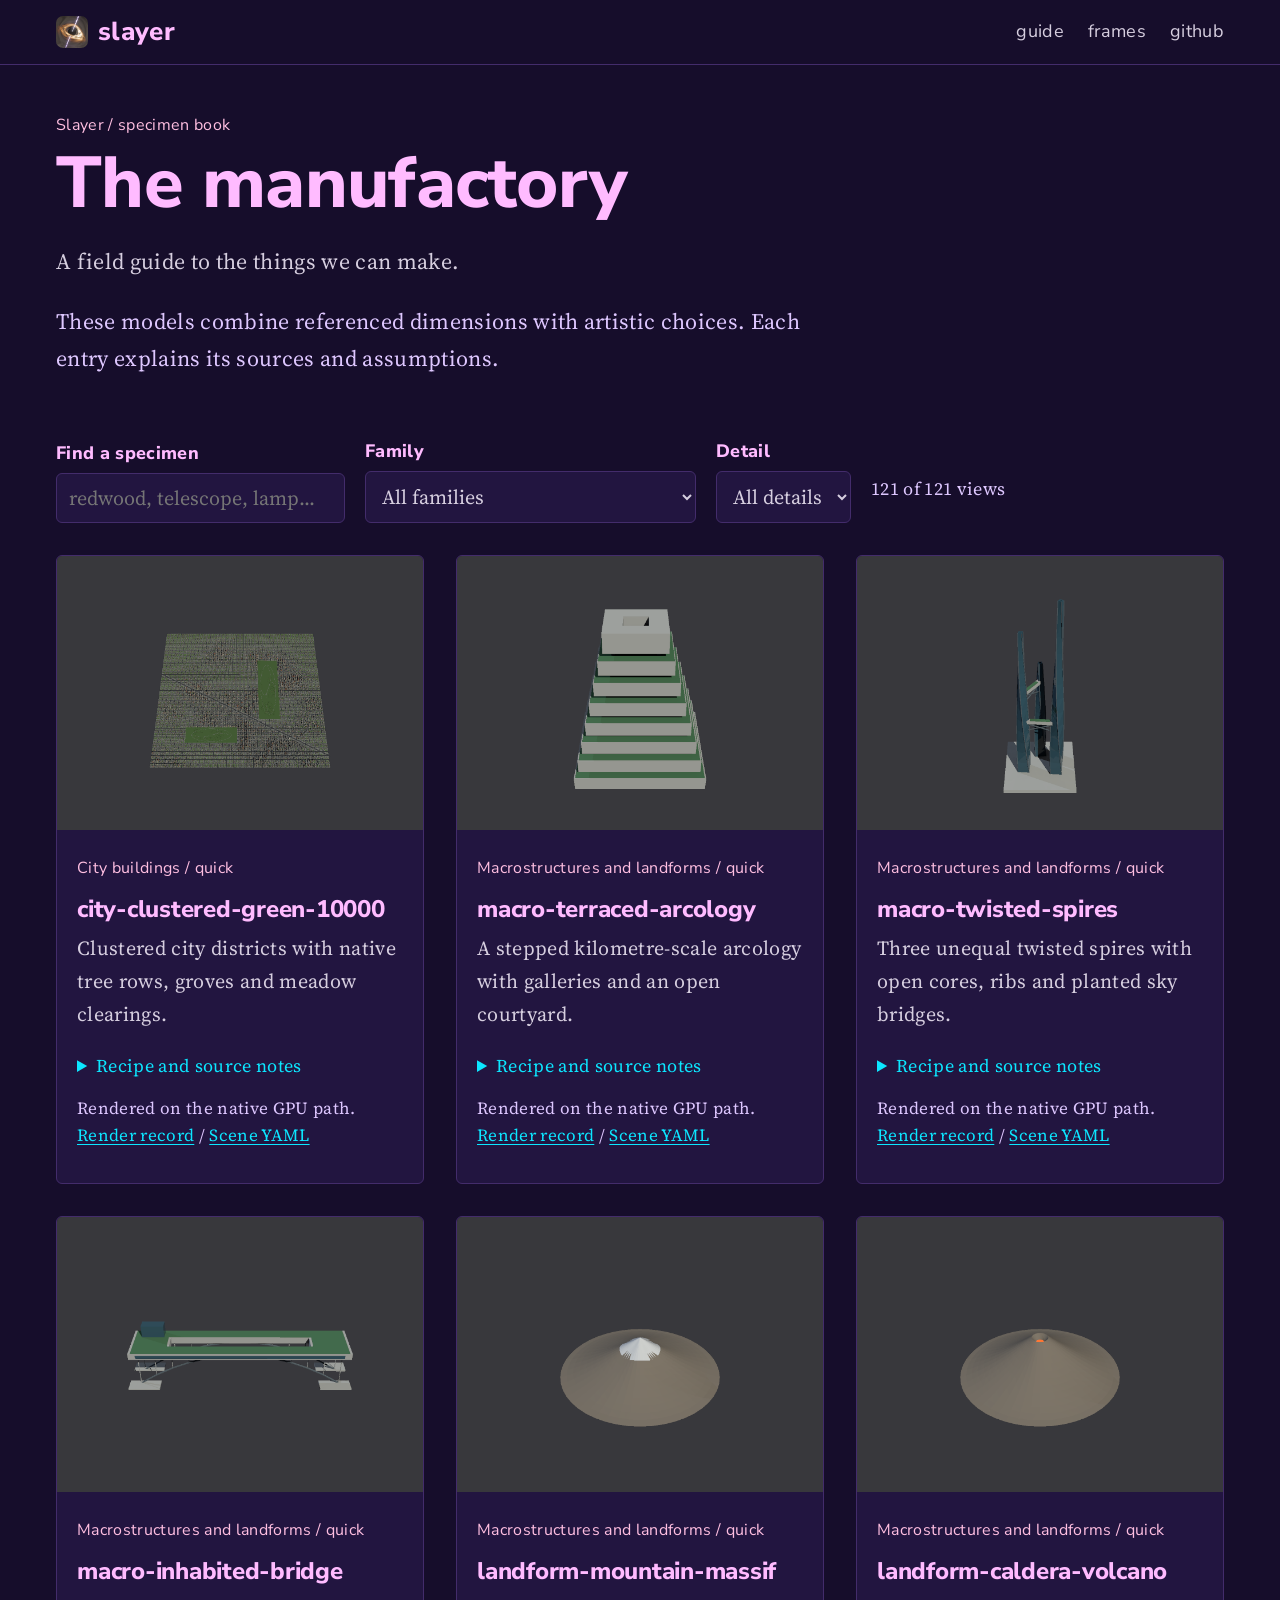
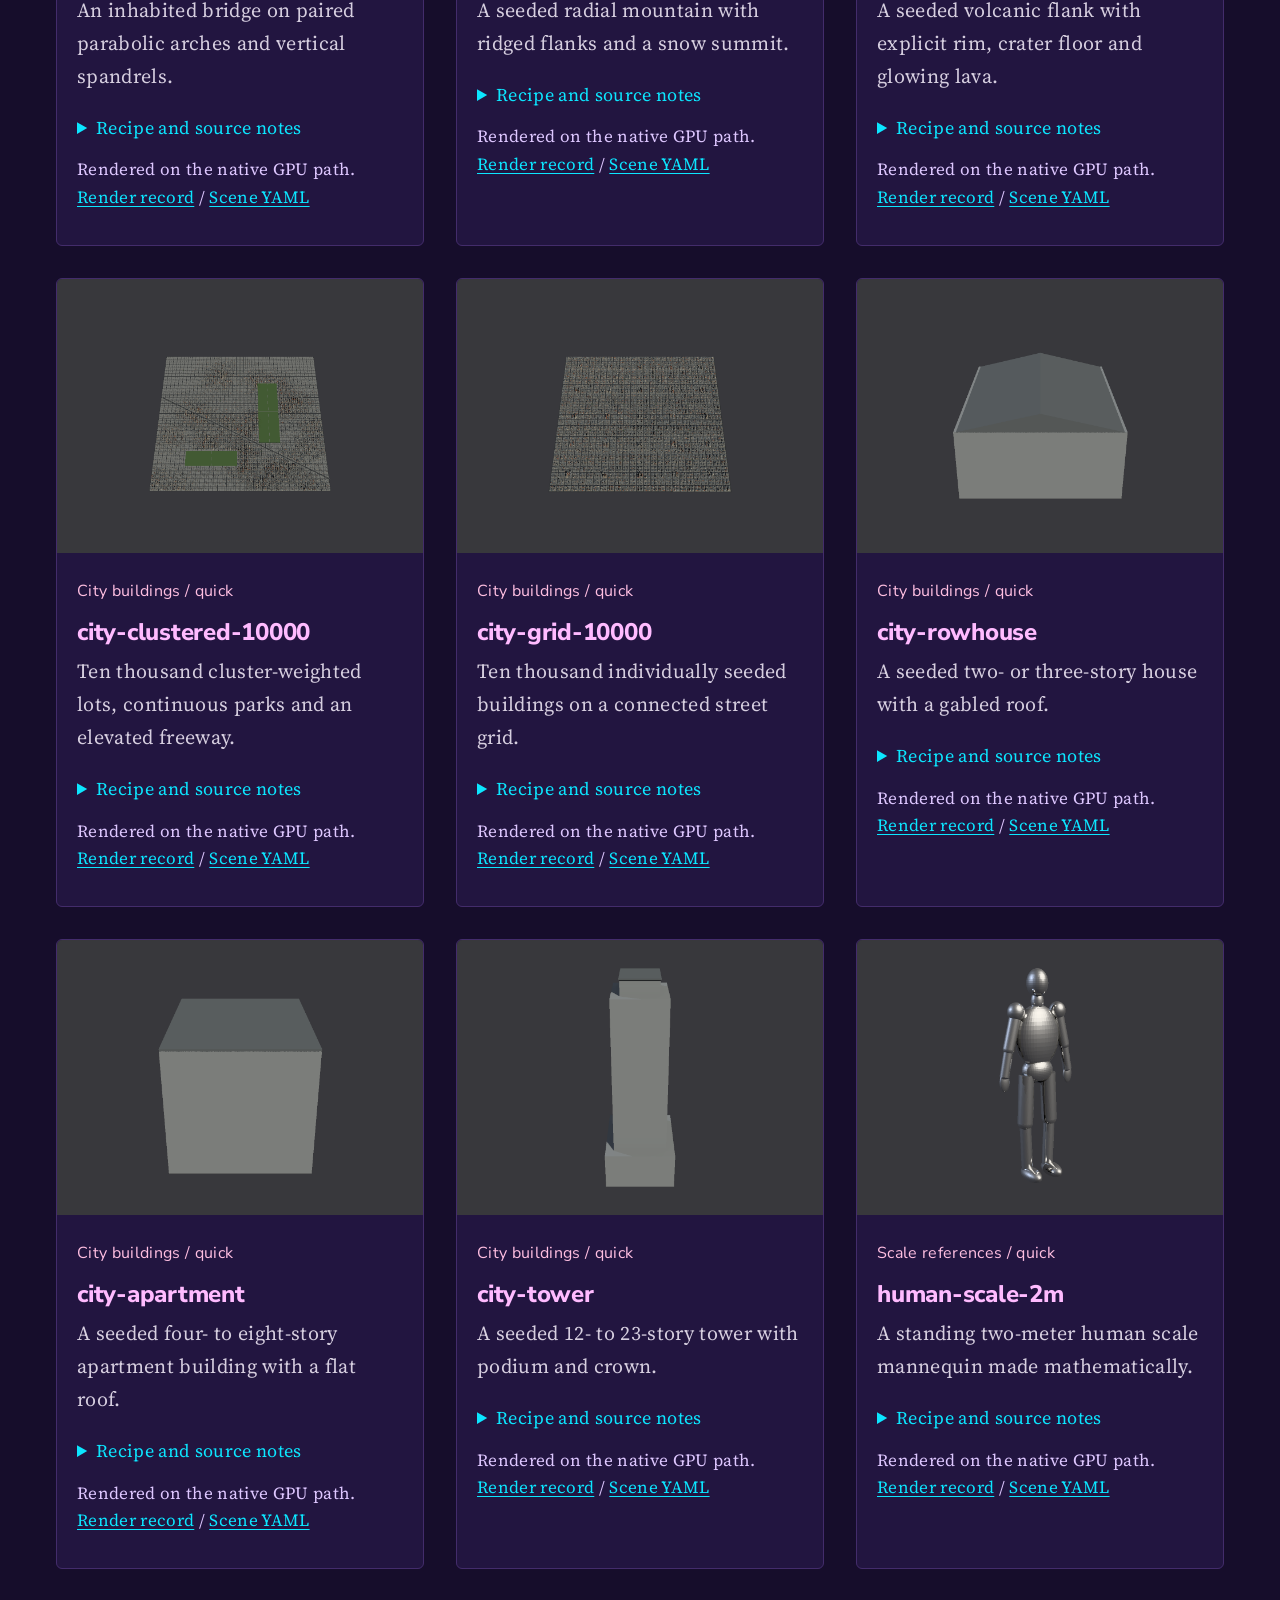
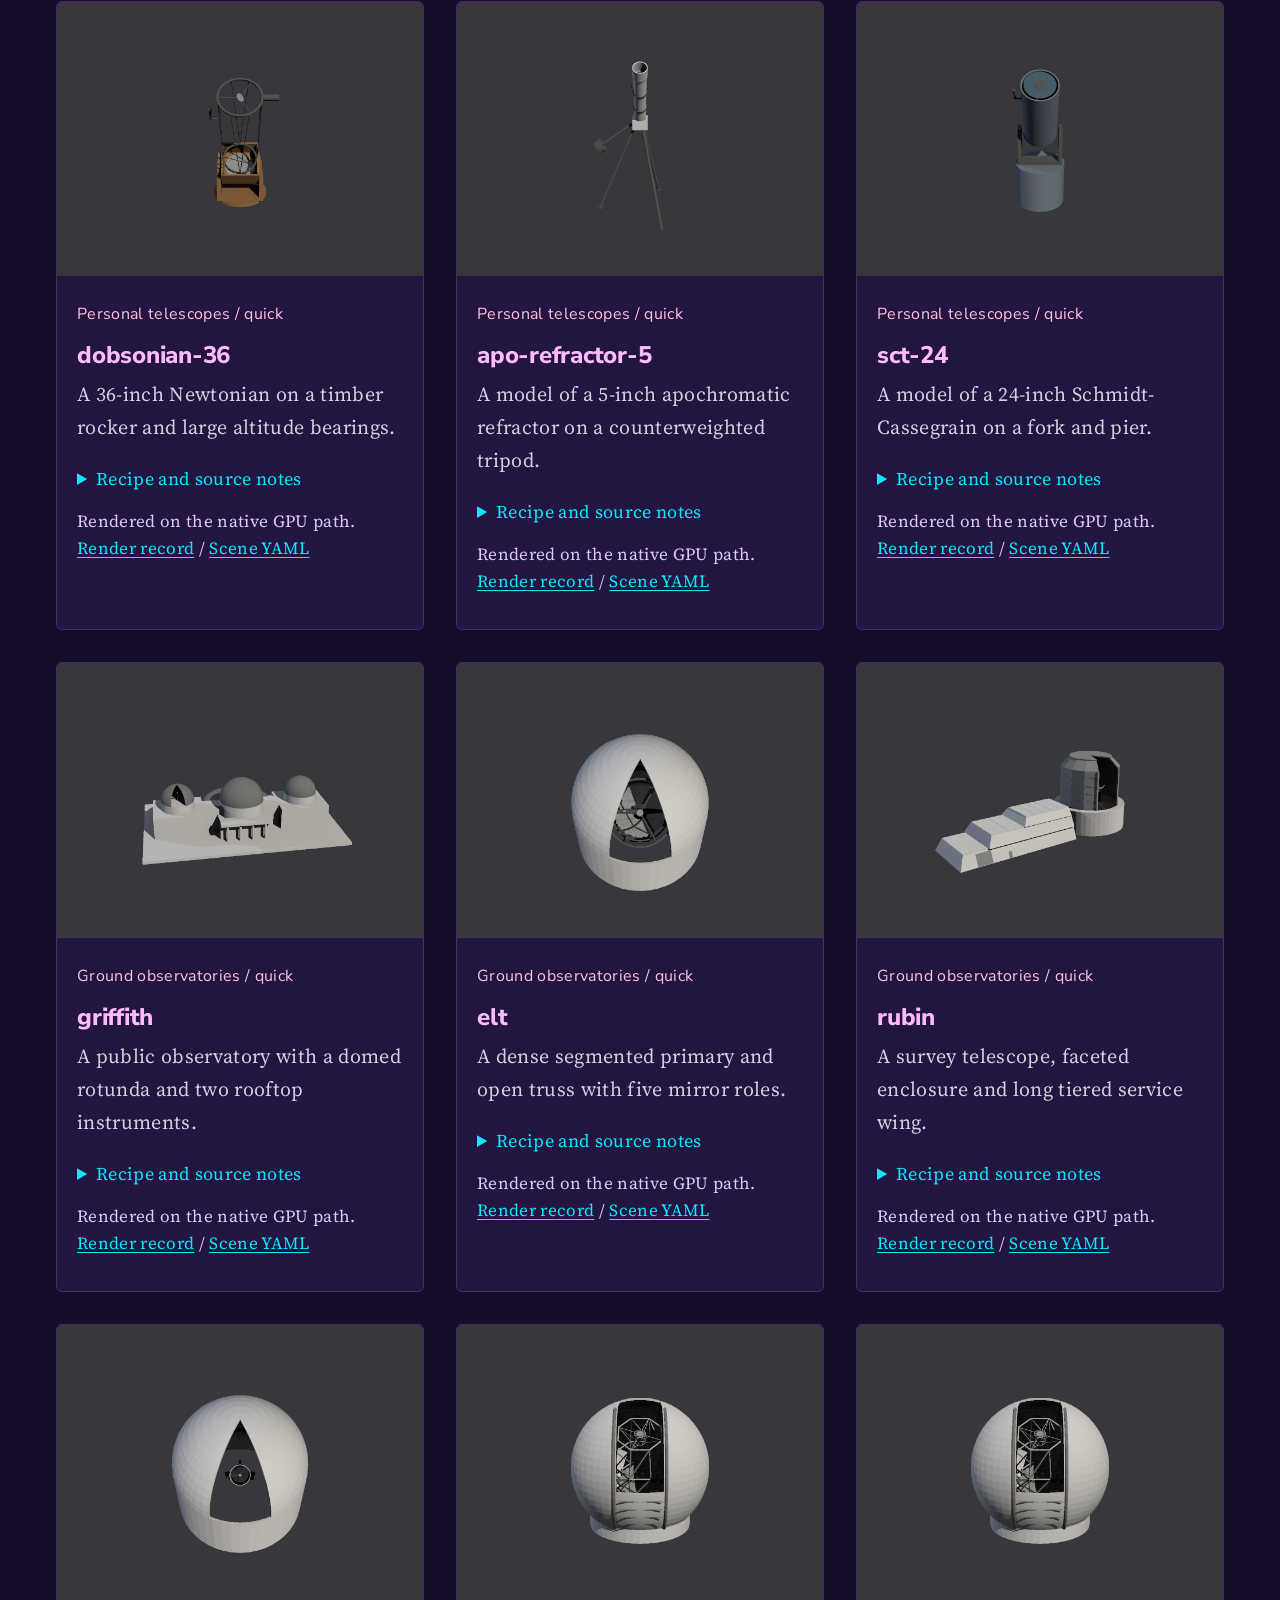
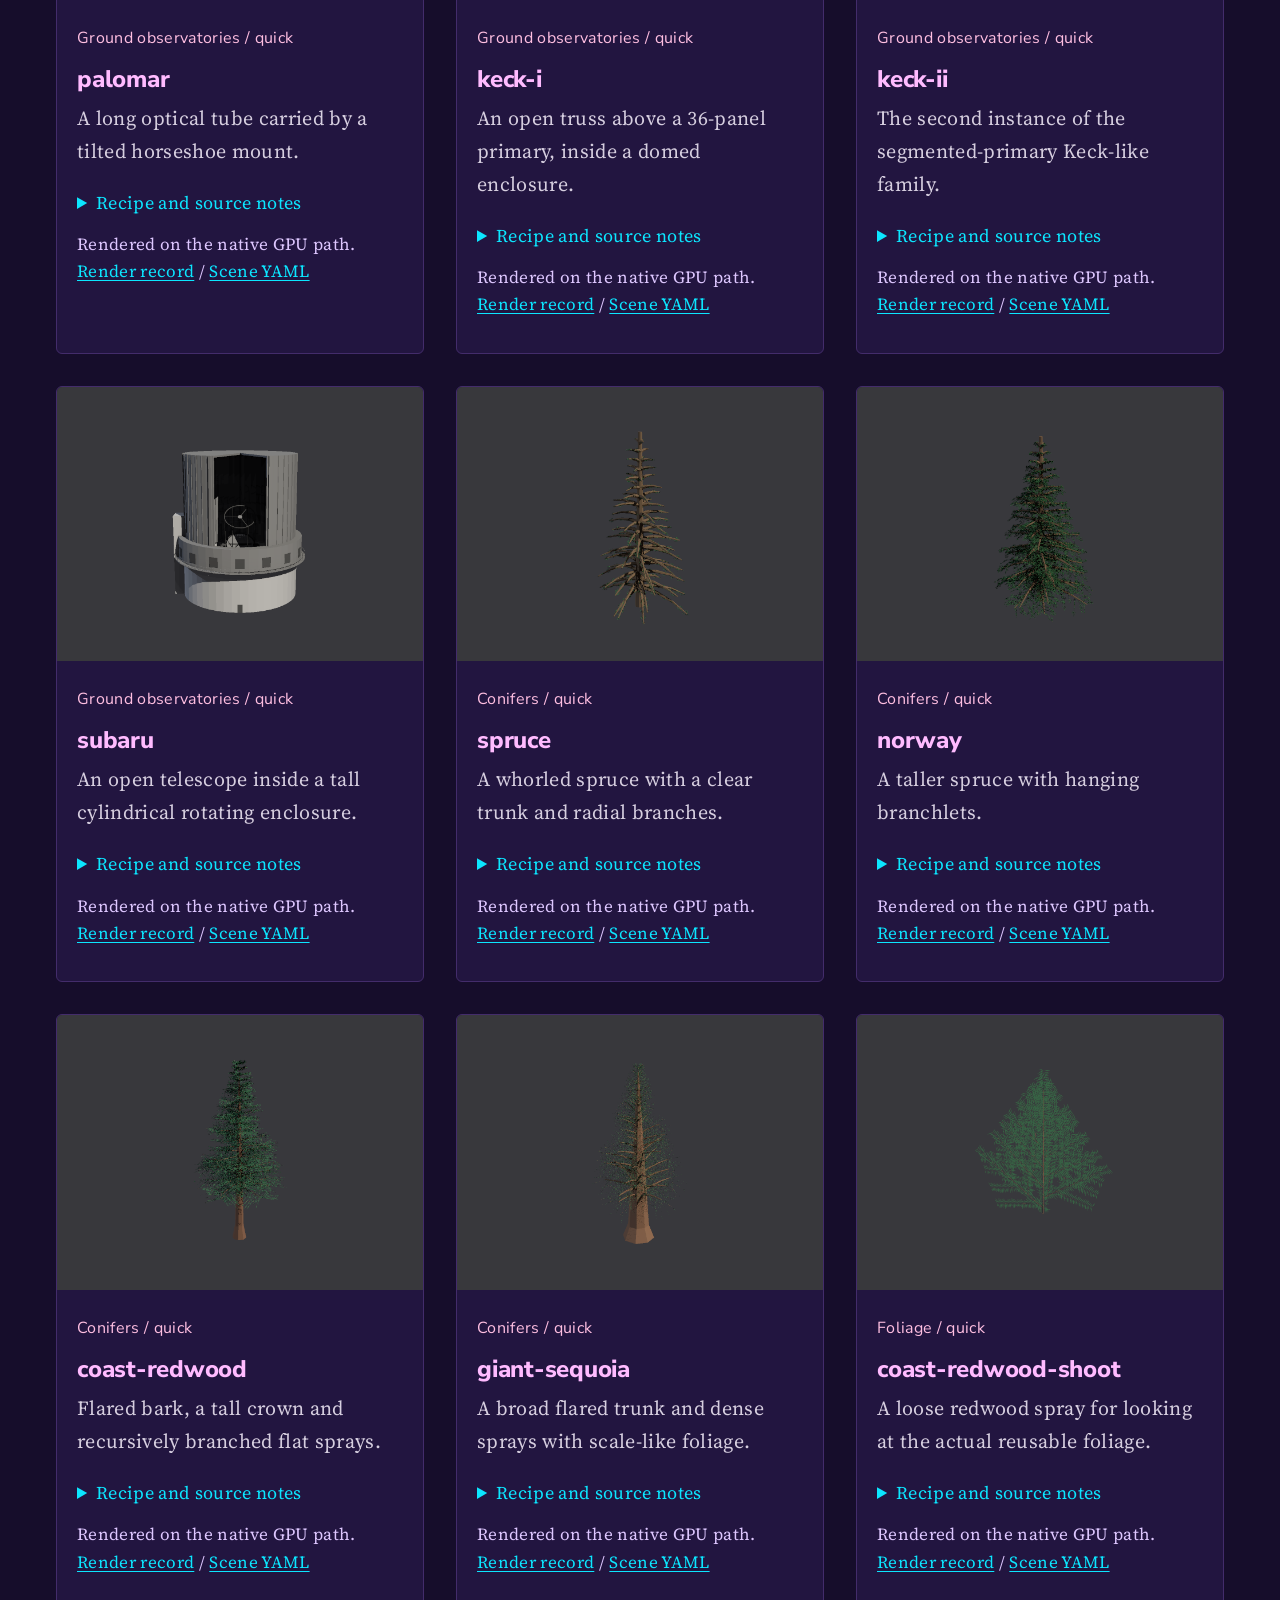
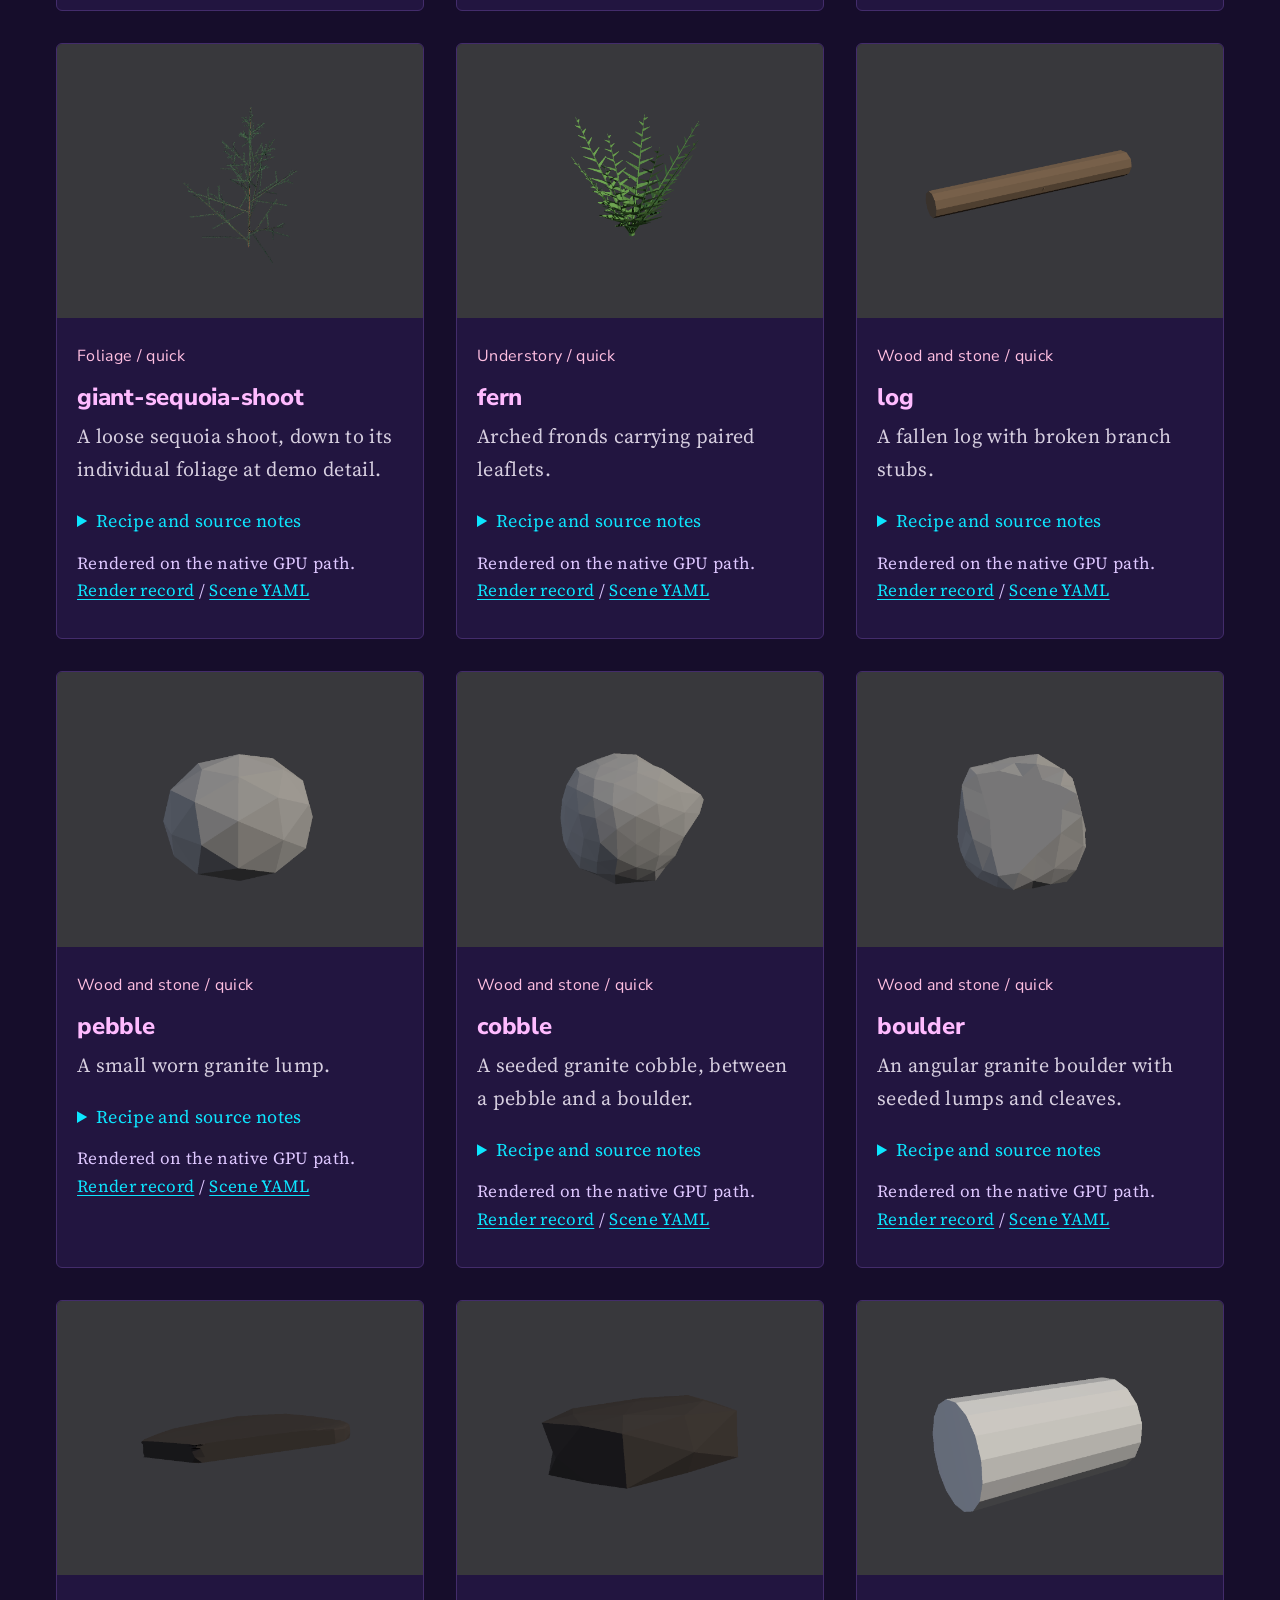
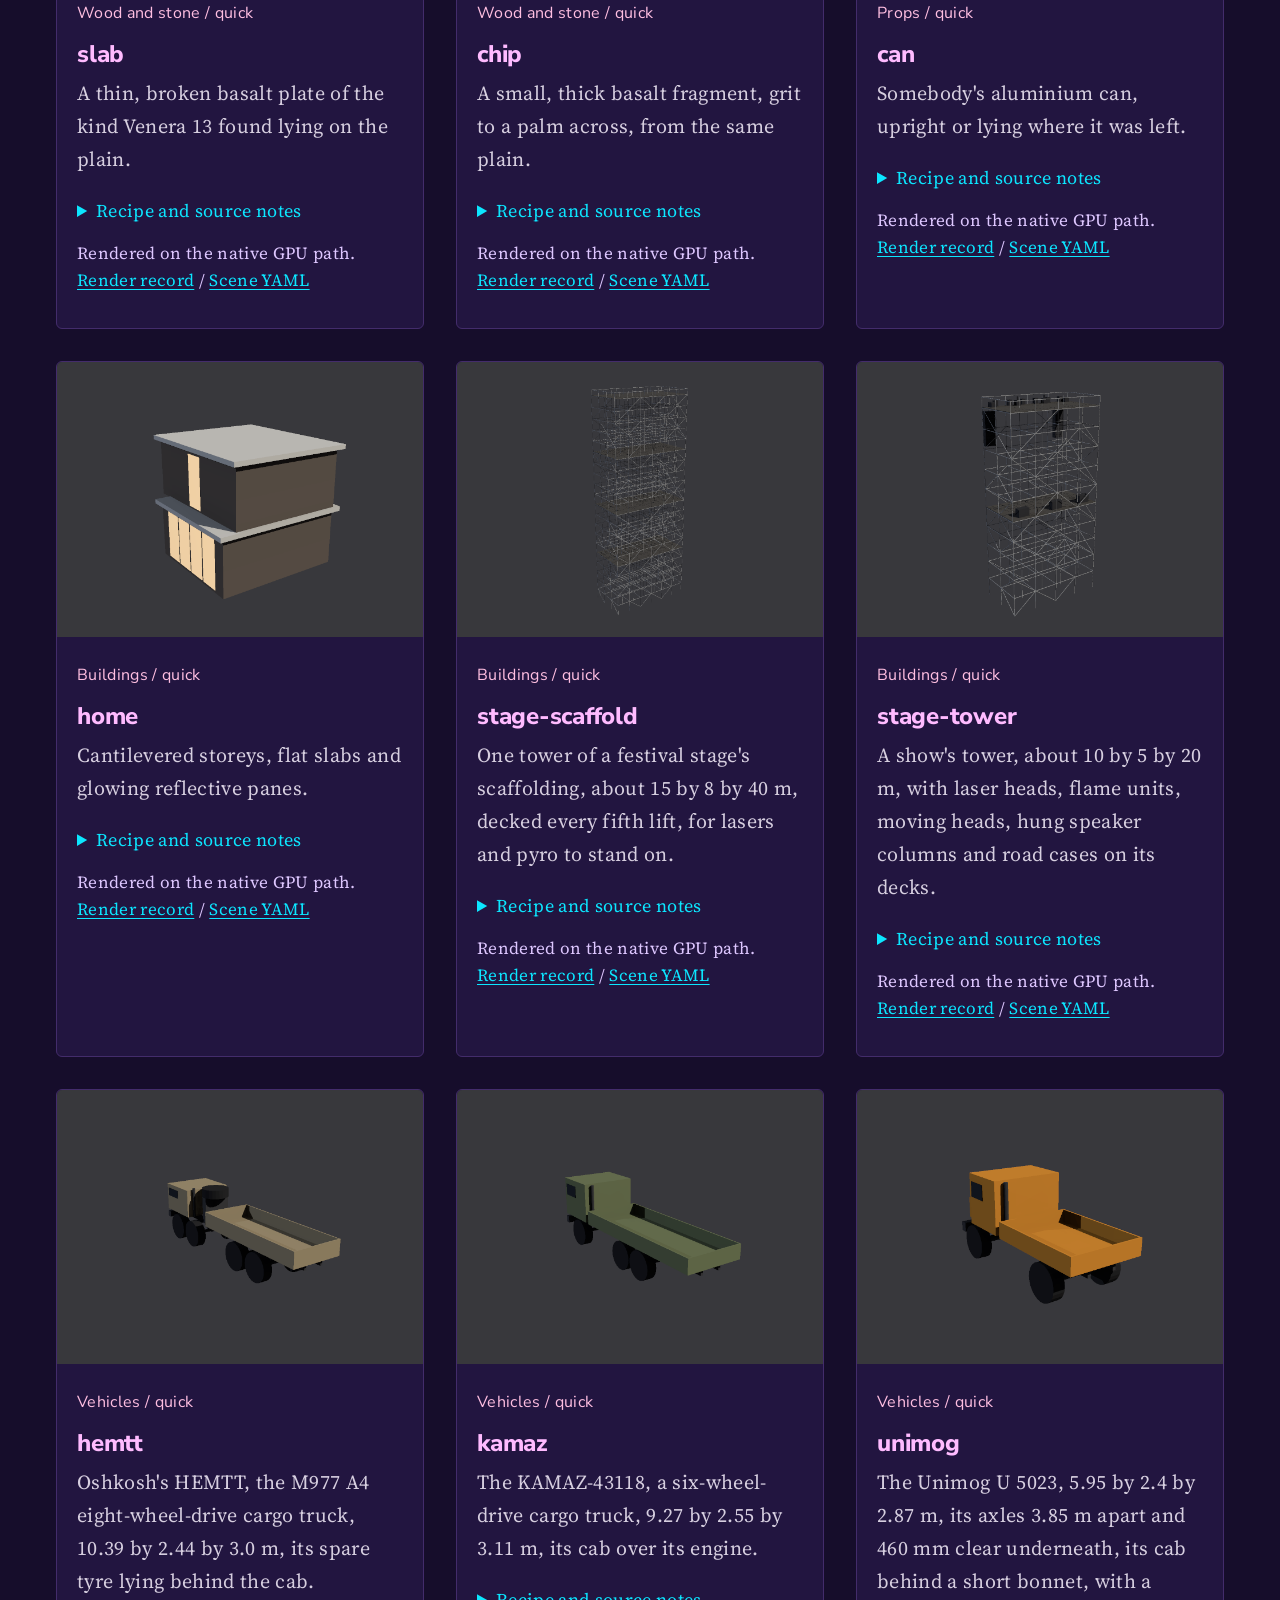
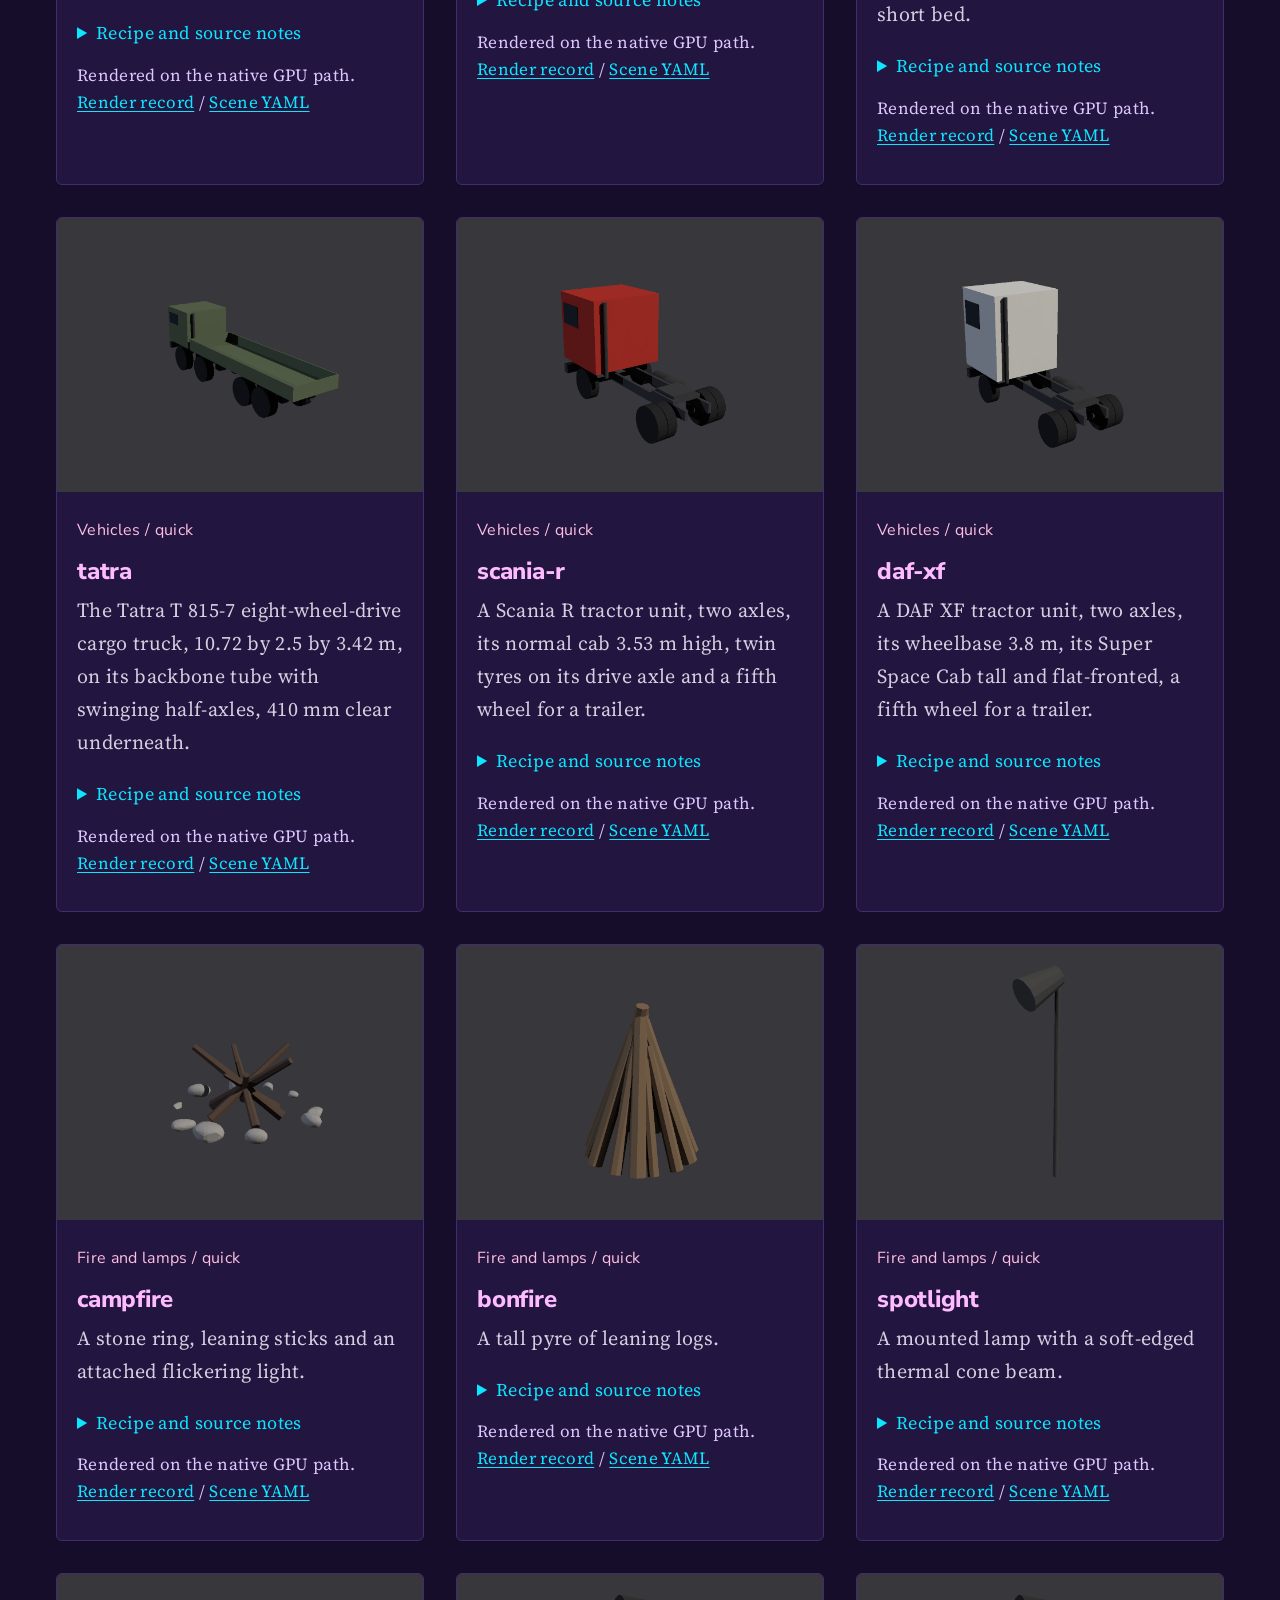
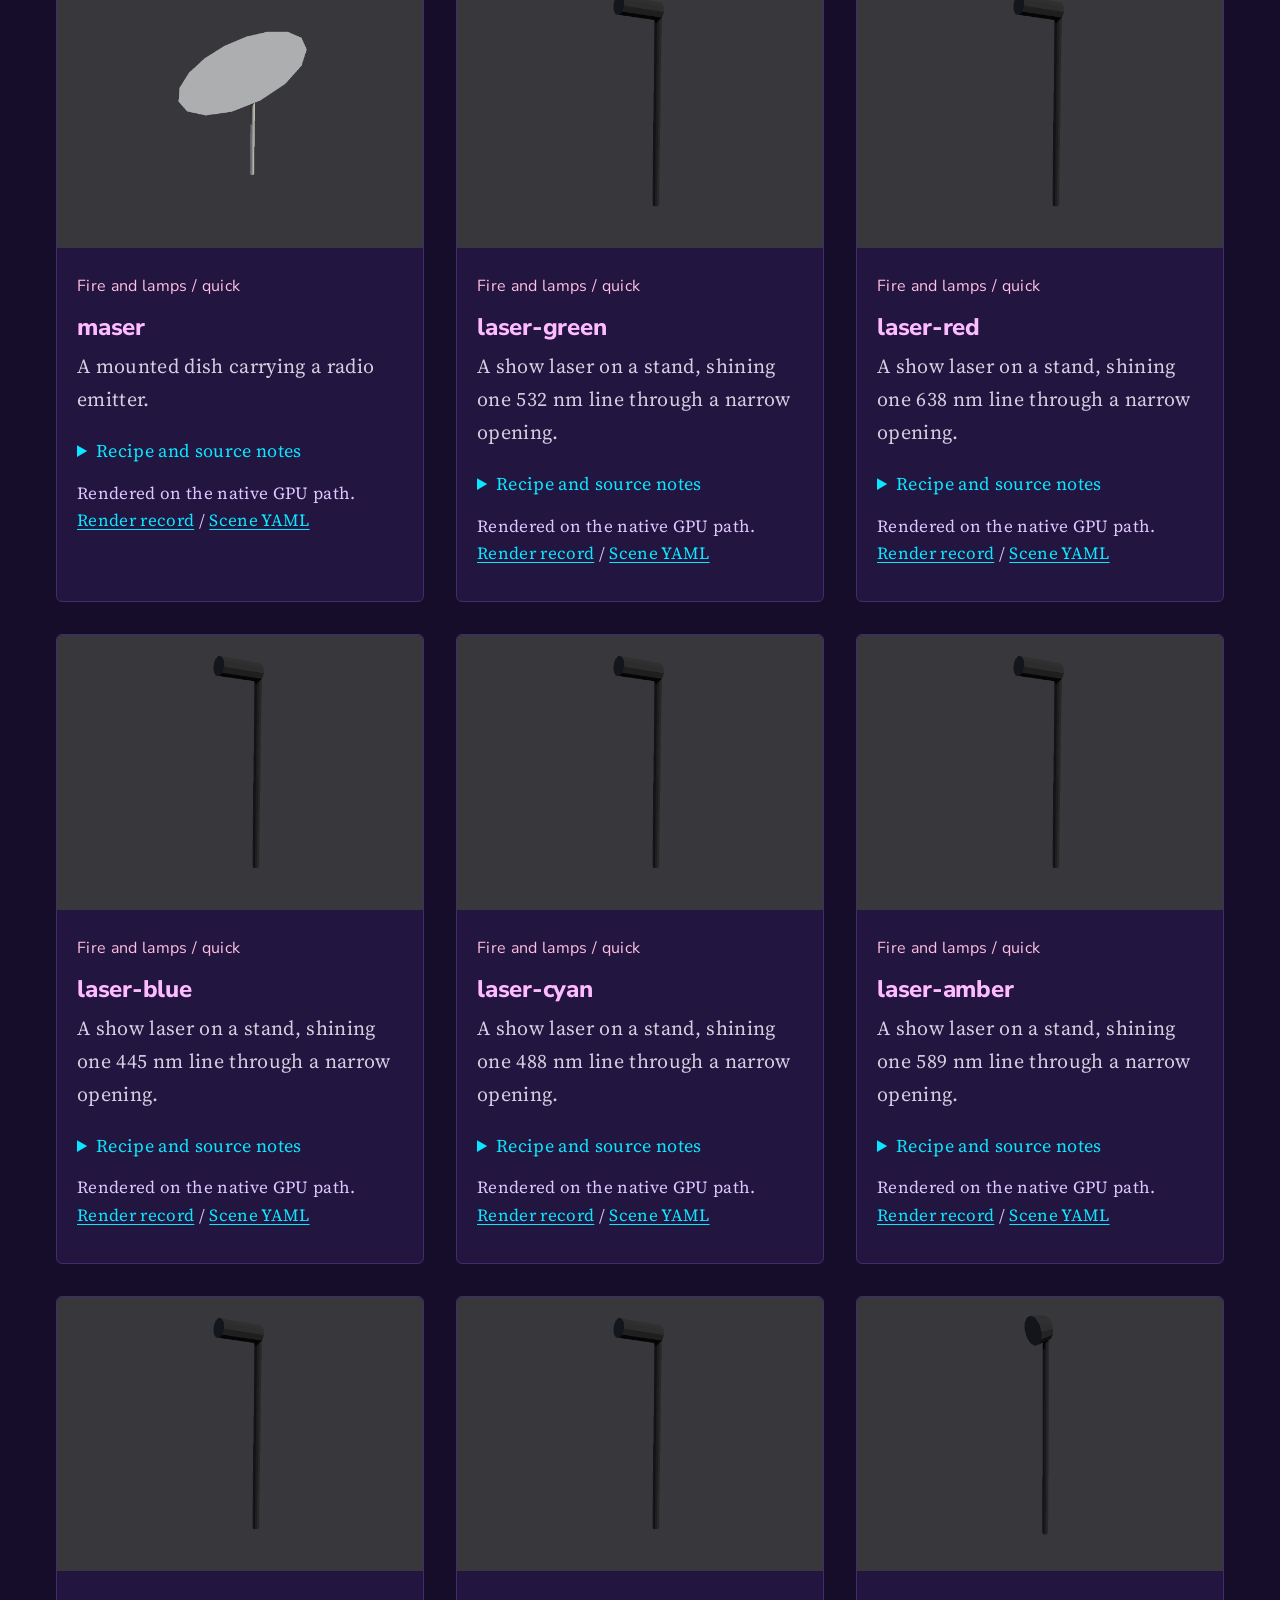
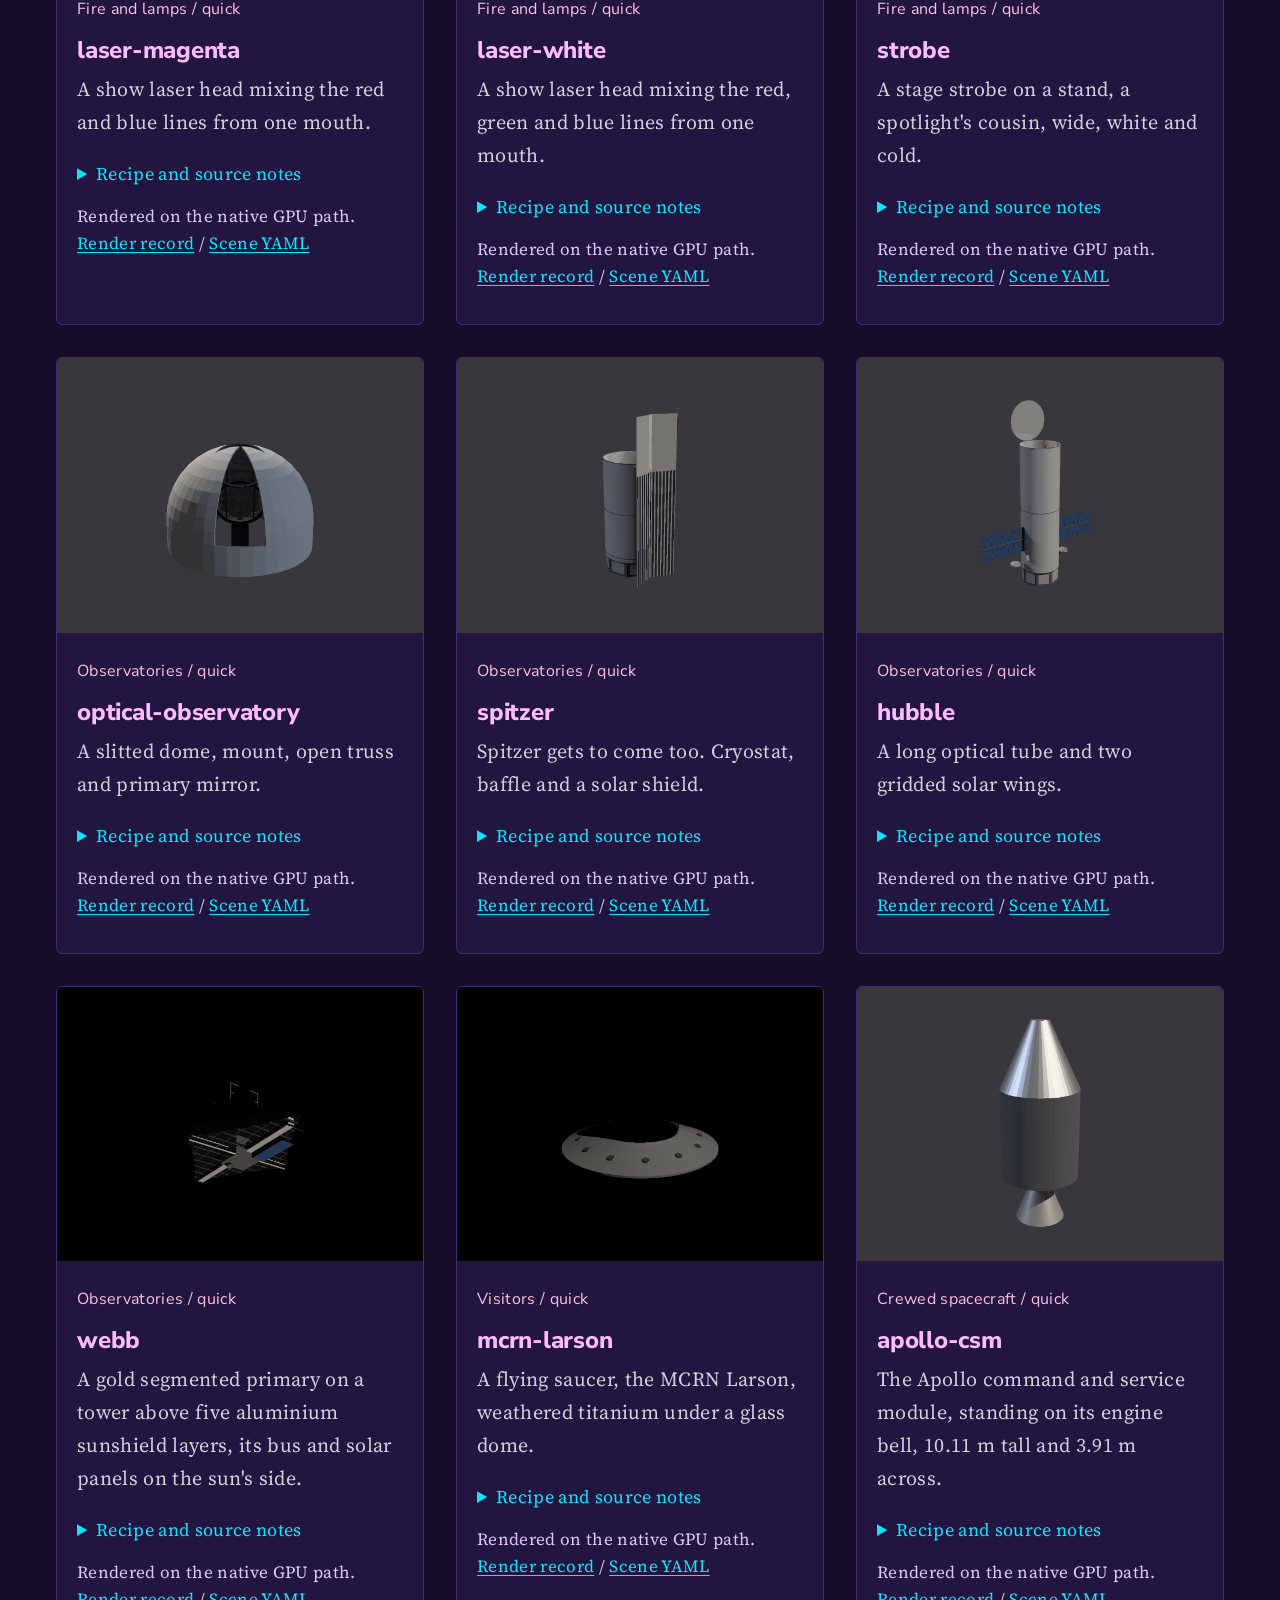
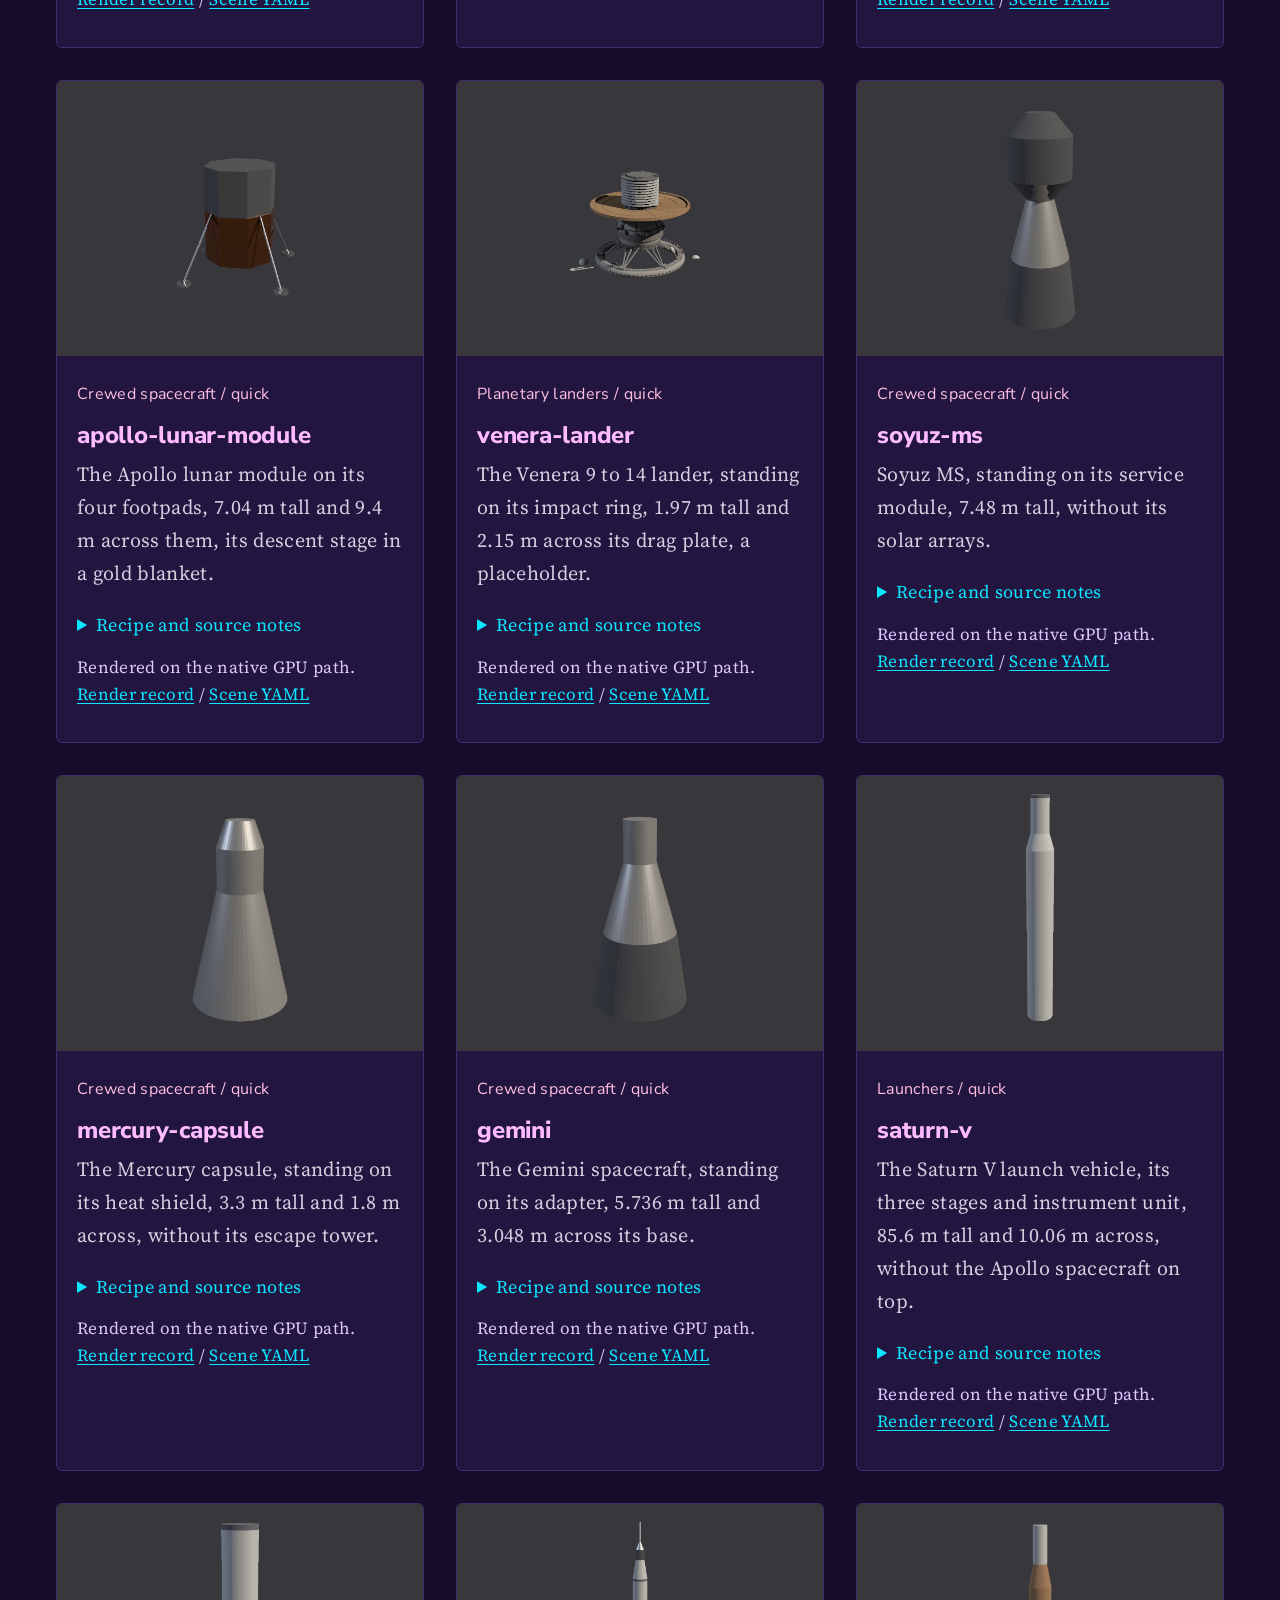
<file: catalogue/index.html>
<!doctype html>
<html lang="en">
<head>
  <meta charset="utf-8">
  <meta name="viewport" content="width=device-width, initial-scale=1">
  <title>the manufactory · slayer</title>
  <link rel="icon" href="../assets/brand/slayer-icon-32.png" sizes="32x32" type="image/png">
  <link rel="apple-touch-icon" href="../assets/brand/slayer-icon-180.png">
  <link rel="preconnect" href="https://fonts.googleapis.com">
  <link rel="preconnect" href="https://fonts.gstatic.com" crossorigin>
  <link rel="stylesheet" href="https://fonts.googleapis.com/css2?family=JetBrains+Mono:wght@400&family=Nunito+Sans:wght@400;800&family=Source+Serif+4:ital,wght@0,400;0,600;1,400&display=swap">
  <link rel="stylesheet" href="../assets/css/theme.css">
  <link rel="stylesheet" href="catalogue.css">
</head>
<body>
<div class="bar">
  <div class="wrap">
    <a class="lockup" href="../"><img src="../assets/brand/slayer-icon-64.png" alt="" width="32" height="32">slayer</a>
    <nav aria-label="Site">
      <a href="../docs/visual-guide.html">guide</a>
      <a href="../#frames">frames</a>
      <a href="https://github.com/janearc/slayer">github</a>
    </nav>
  </div>
</div>
<header>
  <p class="eyebrow">Slayer / specimen book</p>
  <h1>The manufactory</h1>
  <p>A field guide to the things we can make.</p>
  <p class="quiet">These models combine referenced dimensions with artistic
    choices. Each entry explains its sources and assumptions.</p>
</header>
<main>
<form class="filters" role="search" onsubmit="return false">
  <label>Find a specimen
    <input id="search" type="search" placeholder="redwood, telescope, lamp...">
  </label>
  <label>Family
    <select id="group">
      <option value="">All families</option>
      <option>Broadleaf trees</option><option>Buildings</option><option>City buildings</option><option>Conifers</option><option>Crewed spacecraft</option><option>Desert and chaparral</option><option>Fire and lamps</option><option>Foliage</option><option>Ground observatories</option><option>Haleakala families</option><option>Historical and unbuilt concepts</option><option>Launchers</option><option>Macrostructures and landforms</option><option>Maunakea families</option><option>Observatories</option><option>Observatory equipment</option><option>Personal telescopes</option><option>Planetary landers</option><option>Props</option><option>Scale references</option><option>Summit yard</option><option>Understory</option><option>Vehicles</option><option>Visitors</option><option>Wood and stone</option>
    </select>
  </label>
  <label>Detail
    <select id="detail">
      <option value="">All details</option>
      <option>hull</option><option>clumps</option>
      <option>quick</option><option>demo</option>
    </select>
  </label>
  <p id="count" role="status" aria-live="polite"></p>
</form>
<section class="cards" aria-label="Specimens">

<article data-group="City buildings" data-detail="quick"
  data-find="city-clustered-green-10000 Clustered city districts with native tree rows, groves and meadow clearings. Exactly ten thousand buildings, native valley-oak leaf-cell prototypes shared across park groves and street rows, curved park paths and planted vacant lots. Authored metre-scale scenery with connected elevated highways.
    ">
  
  <a class="picture" href="city-clustered-green-10000-quick/specimen.png">
    <img src="city-clustered-green-10000-quick/specimen.png" loading="lazy"
      alt="city-clustered-green-10000 at quick detail">
  </a>
  
  <div class="description">
    <p class="eyebrow">City buildings / quick</p>
    <h2>city-clustered-green-10000</h2>
    
    <p>Clustered city districts with native tree rows, groves and meadow clearings.</p>
    <details>
      <summary>Recipe and source notes</summary>
      <p>Exactly ten thousand buildings, native valley-oak leaf-cell prototypes shared across park groves and street rows, curved park paths and planted vacant lots. Authored metre-scale scenery with connected elevated highways.</p>
      <p>Detail levels: <span>hull </span><span>quick </span></p>
      
    </details>
    
    <p class="evidence">Rendered on the native GPU path.
      <a href="city-clustered-green-10000-quick/render.json">Render record</a> /
      <a href="city-clustered-green-10000-quick/settings-yaml.txt">Scene YAML</a></p>
    
  </div>
</article>


<article data-group="Macrostructures and landforms" data-detail="quick"
  data-find="macro-terraced-arcology A stepped kilometre-scale arcology with galleries and an open courtyard. Authored metre dimensions, mathematical scenery and a bounded native mesh representation. No structural engineering or geological simulation.
    ">
  
  <a class="picture" href="macro-terraced-arcology-quick/specimen.png">
    <img src="macro-terraced-arcology-quick/specimen.png" loading="lazy"
      alt="macro-terraced-arcology at quick detail">
  </a>
  
  <div class="description">
    <p class="eyebrow">Macrostructures and landforms / quick</p>
    <h2>macro-terraced-arcology</h2>
    
    <p>A stepped kilometre-scale arcology with galleries and an open courtyard.</p>
    <details>
      <summary>Recipe and source notes</summary>
      <p>Authored metre dimensions, mathematical scenery and a bounded native mesh representation. No structural engineering or geological simulation.</p>
      <p>Detail levels: <span>hull </span><span>quick </span><span>demo </span></p>
      
    </details>
    
    <p class="evidence">Rendered on the native GPU path.
      <a href="macro-terraced-arcology-quick/render.json">Render record</a> /
      <a href="macro-terraced-arcology-quick/settings-yaml.txt">Scene YAML</a></p>
    
  </div>
</article>

<article data-group="Macrostructures and landforms" data-detail="quick"
  data-find="macro-twisted-spires Three unequal twisted spires with open cores, ribs and planted sky bridges. Authored metre dimensions, mathematical scenery and a bounded native mesh representation. No structural engineering or geological simulation.
    ">
  
  <a class="picture" href="macro-twisted-spires-quick/specimen.png">
    <img src="macro-twisted-spires-quick/specimen.png" loading="lazy"
      alt="macro-twisted-spires at quick detail">
  </a>
  
  <div class="description">
    <p class="eyebrow">Macrostructures and landforms / quick</p>
    <h2>macro-twisted-spires</h2>
    
    <p>Three unequal twisted spires with open cores, ribs and planted sky bridges.</p>
    <details>
      <summary>Recipe and source notes</summary>
      <p>Authored metre dimensions, mathematical scenery and a bounded native mesh representation. No structural engineering or geological simulation.</p>
      <p>Detail levels: <span>hull </span><span>quick </span><span>demo </span></p>
      
    </details>
    
    <p class="evidence">Rendered on the native GPU path.
      <a href="macro-twisted-spires-quick/render.json">Render record</a> /
      <a href="macro-twisted-spires-quick/settings-yaml.txt">Scene YAML</a></p>
    
  </div>
</article>

<article data-group="Macrostructures and landforms" data-detail="quick"
  data-find="macro-inhabited-bridge An inhabited bridge on paired parabolic arches and vertical spandrels. Authored metre dimensions, mathematical scenery and a bounded native mesh representation. No structural engineering or geological simulation.
    ">
  
  <a class="picture" href="macro-inhabited-bridge-quick/specimen.png">
    <img src="macro-inhabited-bridge-quick/specimen.png" loading="lazy"
      alt="macro-inhabited-bridge at quick detail">
  </a>
  
  <div class="description">
    <p class="eyebrow">Macrostructures and landforms / quick</p>
    <h2>macro-inhabited-bridge</h2>
    
    <p>An inhabited bridge on paired parabolic arches and vertical spandrels.</p>
    <details>
      <summary>Recipe and source notes</summary>
      <p>Authored metre dimensions, mathematical scenery and a bounded native mesh representation. No structural engineering or geological simulation.</p>
      <p>Detail levels: <span>hull </span><span>quick </span><span>demo </span></p>
      
    </details>
    
    <p class="evidence">Rendered on the native GPU path.
      <a href="macro-inhabited-bridge-quick/render.json">Render record</a> /
      <a href="macro-inhabited-bridge-quick/settings-yaml.txt">Scene YAML</a></p>
    
  </div>
</article>

<article data-group="Macrostructures and landforms" data-detail="quick"
  data-find="landform-mountain-massif A seeded radial mountain with ridged flanks and a snow summit. Authored metre dimensions, mathematical scenery and a bounded native mesh representation. No structural engineering or geological simulation.
    ">
  
  <a class="picture" href="landform-mountain-massif-quick/specimen.png">
    <img src="landform-mountain-massif-quick/specimen.png" loading="lazy"
      alt="landform-mountain-massif at quick detail">
  </a>
  
  <div class="description">
    <p class="eyebrow">Macrostructures and landforms / quick</p>
    <h2>landform-mountain-massif</h2>
    
    <p>A seeded radial mountain with ridged flanks and a snow summit.</p>
    <details>
      <summary>Recipe and source notes</summary>
      <p>Authored metre dimensions, mathematical scenery and a bounded native mesh representation. No structural engineering or geological simulation.</p>
      <p>Detail levels: <span>hull </span><span>quick </span><span>demo </span></p>
      
    </details>
    
    <p class="evidence">Rendered on the native GPU path.
      <a href="landform-mountain-massif-quick/render.json">Render record</a> /
      <a href="landform-mountain-massif-quick/settings-yaml.txt">Scene YAML</a></p>
    
  </div>
</article>

<article data-group="Macrostructures and landforms" data-detail="quick"
  data-find="landform-caldera-volcano A seeded volcanic flank with explicit rim, crater floor and glowing lava. Authored metre dimensions, mathematical scenery and a bounded native mesh representation. No structural engineering or geological simulation.
    ">
  
  <a class="picture" href="landform-caldera-volcano-quick/specimen.png">
    <img src="landform-caldera-volcano-quick/specimen.png" loading="lazy"
      alt="landform-caldera-volcano at quick detail">
  </a>
  
  <div class="description">
    <p class="eyebrow">Macrostructures and landforms / quick</p>
    <h2>landform-caldera-volcano</h2>
    
    <p>A seeded volcanic flank with explicit rim, crater floor and glowing lava.</p>
    <details>
      <summary>Recipe and source notes</summary>
      <p>Authored metre dimensions, mathematical scenery and a bounded native mesh representation. No structural engineering or geological simulation.</p>
      <p>Detail levels: <span>hull </span><span>quick </span><span>demo </span></p>
      
    </details>
    
    <p class="evidence">Rendered on the native GPU path.
      <a href="landform-caldera-volcano-quick/render.json">Render record</a> /
      <a href="landform-caldera-volcano-quick/settings-yaml.txt">Scene YAML</a></p>
    
  </div>
</article>

<article data-group="City buildings" data-detail="quick"
  data-find="city-clustered-10000 Ten thousand cluster-weighted lots, continuous parks and an elevated freeway. Finite Poisson district centres drive a Gaussian intensity field. Fixed building count, road lots, two large parks, separated carriageways and four ground ramps constrain the realization; this is not raw Thomas offspring. Authored metre dimensions and native material batches.
    ">
  
  <a class="picture" href="city-clustered-10000-quick/specimen.png">
    <img src="city-clustered-10000-quick/specimen.png" loading="lazy"
      alt="city-clustered-10000 at quick detail">
  </a>
  
  <div class="description">
    <p class="eyebrow">City buildings / quick</p>
    <h2>city-clustered-10000</h2>
    
    <p>Ten thousand cluster-weighted lots, continuous parks and an elevated freeway.</p>
    <details>
      <summary>Recipe and source notes</summary>
      <p>Finite Poisson district centres drive a Gaussian intensity field. Fixed building count, road lots, two large parks, separated carriageways and four ground ramps constrain the realization; this is not raw Thomas offspring. Authored metre dimensions and native material batches.</p>
      <p>Detail levels: <span>hull </span><span>quick </span></p>
      
    </details>
    
    <p class="evidence">Rendered on the native GPU path.
      <a href="city-clustered-10000-quick/render.json">Render record</a> /
      <a href="city-clustered-10000-quick/settings-yaml.txt">Scene YAML</a></p>
    
  </div>
</article>

<article data-group="City buildings" data-detail="quick"
  data-find="city-grid-10000 Ten thousand individually seeded buildings on a connected street grid. Twenty-five by twenty-five blocks, sixteen lots per block, cross alleys and sixteen traffic circles. Metre-scale authored scenery with conservative setbacks, a finite shared material palette and bounded baked mesh chunks. No traffic simulation, interiors or attached lamps.
    ">
  
  <a class="picture" href="city-grid-10000-quick/specimen.png">
    <img src="city-grid-10000-quick/specimen.png" loading="lazy"
      alt="city-grid-10000 at quick detail">
  </a>
  
  <div class="description">
    <p class="eyebrow">City buildings / quick</p>
    <h2>city-grid-10000</h2>
    
    <p>Ten thousand individually seeded buildings on a connected street grid.</p>
    <details>
      <summary>Recipe and source notes</summary>
      <p>Twenty-five by twenty-five blocks, sixteen lots per block, cross alleys and sixteen traffic circles. Metre-scale authored scenery with conservative setbacks, a finite shared material palette and bounded baked mesh chunks. No traffic simulation, interiors or attached lamps.</p>
      <p>Detail levels: <span>hull </span><span>quick </span></p>
      
    </details>
    
    <p class="evidence">Rendered on the native GPU path.
      <a href="city-grid-10000-quick/render.json">Render record</a> /
      <a href="city-grid-10000-quick/settings-yaml.txt">Scene YAML</a></p>
    
  </div>
</article>

<article data-group="City buildings" data-detail="quick"
  data-find="city-rowhouse A seeded two- or three-story house with a gabled roof. Authored dimensions and materials; quick adds broad glazing bands.
    ">
  
  <a class="picture" href="city-rowhouse-quick/specimen.png">
    <img src="city-rowhouse-quick/specimen.png" loading="lazy"
      alt="city-rowhouse at quick detail">
  </a>
  
  <div class="description">
    <p class="eyebrow">City buildings / quick</p>
    <h2>city-rowhouse</h2>
    
    <p>A seeded two- or three-story house with a gabled roof.</p>
    <details>
      <summary>Recipe and source notes</summary>
      <p>Authored dimensions and materials; quick adds broad glazing bands.</p>
      <p>Detail levels: <span>hull </span><span>quick </span></p>
      
    </details>
    
    <p class="evidence">Rendered on the native GPU path.
      <a href="city-rowhouse-quick/render.json">Render record</a> /
      <a href="city-rowhouse-quick/settings-yaml.txt">Scene YAML</a></p>
    
  </div>
</article>

<article data-group="City buildings" data-detail="quick"
  data-find="city-apartment A seeded four- to eight-story apartment building with a flat roof. Authored dimensions and materials; quick adds broad glazing bands.
    ">
  
  <a class="picture" href="city-apartment-quick/specimen.png">
    <img src="city-apartment-quick/specimen.png" loading="lazy"
      alt="city-apartment at quick detail">
  </a>
  
  <div class="description">
    <p class="eyebrow">City buildings / quick</p>
    <h2>city-apartment</h2>
    
    <p>A seeded four- to eight-story apartment building with a flat roof.</p>
    <details>
      <summary>Recipe and source notes</summary>
      <p>Authored dimensions and materials; quick adds broad glazing bands.</p>
      <p>Detail levels: <span>hull </span><span>quick </span></p>
      
    </details>
    
    <p class="evidence">Rendered on the native GPU path.
      <a href="city-apartment-quick/render.json">Render record</a> /
      <a href="city-apartment-quick/settings-yaml.txt">Scene YAML</a></p>
    
  </div>
</article>

<article data-group="City buildings" data-detail="quick"
  data-find="city-tower A seeded 12- to 23-story tower with podium and crown. Authored dimensions and materials; quick adds broad glazing bands.
    ">
  
  <a class="picture" href="city-tower-quick/specimen.png">
    <img src="city-tower-quick/specimen.png" loading="lazy"
      alt="city-tower at quick detail">
  </a>
  
  <div class="description">
    <p class="eyebrow">City buildings / quick</p>
    <h2>city-tower</h2>
    
    <p>A seeded 12- to 23-story tower with podium and crown.</p>
    <details>
      <summary>Recipe and source notes</summary>
      <p>Authored dimensions and materials; quick adds broad glazing bands.</p>
      <p>Detail levels: <span>hull </span><span>quick </span></p>
      
    </details>
    
    <p class="evidence">Rendered on the native GPU path.
      <a href="city-tower-quick/render.json">Render record</a> /
      <a href="city-tower-quick/settings-yaml.txt">Scene YAML</a></p>
    
  </div>
</article>

<article data-group="Scale references" data-detail="quick"
  data-find="human-scale-2m A standing two-meter human scale mannequin made mathematically. Exactly two metres from the soles to the crown. Authored body proportions and neutral stance, with aluminium optics; no measured anatomy or skin.
    ">
  
  <a class="picture" href="human-scale-2m-quick/specimen.png">
    <img src="human-scale-2m-quick/specimen.png" loading="lazy"
      alt="human-scale-2m at quick detail">
  </a>
  
  <div class="description">
    <p class="eyebrow">Scale references / quick</p>
    <h2>human-scale-2m</h2>
    
    <p>A standing two-meter human scale mannequin made mathematically.</p>
    <details>
      <summary>Recipe and source notes</summary>
      <p>Exactly two metres from the soles to the crown. Authored body proportions and neutral stance, with aluminium optics; no measured anatomy or skin.</p>
      <p>Detail levels: <span>hull </span><span>clumps </span><span>quick </span><span>demo </span></p>
      
    </details>
    
    <p class="evidence">Rendered on the native GPU path.
      <a href="human-scale-2m-quick/render.json">Render record</a> /
      <a href="human-scale-2m-quick/settings-yaml.txt">Scene YAML</a></p>
    
  </div>
</article>

<article data-group="Personal telescopes" data-detail="quick"
  data-find="dobsonian-36 A 36-inch Newtonian on a timber rocker and large altitude bearings. Requested 36-inch aperture. Mirror box, paired V trusses, upper cage, side focuser and a flat folding secondary. All proportions and materials are authored scenery; this is not a working optical prescription.
    Obsession, mirror box, rocker and bearings ">
  
  <a class="picture" href="dobsonian-36-quick/specimen.png">
    <img src="dobsonian-36-quick/specimen.png" loading="lazy"
      alt="dobsonian-36 at quick detail">
  </a>
  
  <div class="description">
    <p class="eyebrow">Personal telescopes / quick</p>
    <h2>dobsonian-36</h2>
    
    <p>A 36-inch Newtonian on a timber rocker and large altitude bearings.</p>
    <details>
      <summary>Recipe and source notes</summary>
      <p>Requested 36-inch aperture. Mirror box, paired V trusses, upper cage, side focuser and a flat folding secondary. All proportions and materials are authored scenery; this is not a working optical prescription.</p>
      <p>Detail levels: <span>hull </span><span>clumps </span><span>quick </span><span>demo </span></p>
      
      <p><a href="https://www.obsessiontelescopes.com/why_buy/">Obsession, mirror box, rocker and bearings</a></p>
      
    </details>
    
    <p class="evidence">Rendered on the native GPU path.
      <a href="dobsonian-36-quick/render.json">Render record</a> /
      <a href="dobsonian-36-quick/settings-yaml.txt">Scene YAML</a></p>
    
  </div>
</article>

<article data-group="Personal telescopes" data-detail="quick"
  data-find="apo-refractor-5 A model of a 5-inch apochromatic refractor on a counterweighted tripod. Requested 5-inch aperture. Long tube, dew shield, rings, focuser, diagonal and finder. The objective is an opaque polished proxy; no glass prescription or colour-correction calculation is implemented.
    Explore Scientific, 127 mm triplet construction reference ">
  
  <a class="picture" href="apo-refractor-5-quick/specimen.png">
    <img src="apo-refractor-5-quick/specimen.png" loading="lazy"
      alt="apo-refractor-5 at quick detail">
  </a>
  
  <div class="description">
    <p class="eyebrow">Personal telescopes / quick</p>
    <h2>apo-refractor-5</h2>
    
    <p>A model of a 5-inch apochromatic refractor on a counterweighted tripod.</p>
    <details>
      <summary>Recipe and source notes</summary>
      <p>Requested 5-inch aperture. Long tube, dew shield, rings, focuser, diagonal and finder. The objective is an opaque polished proxy; no glass prescription or colour-correction calculation is implemented.</p>
      <p>Detail levels: <span>hull </span><span>clumps </span><span>quick </span><span>demo </span></p>
      
      <p><a href="https://explorescientific.com/products/127mm-fcd100-apochromatic-refractor">Explore Scientific, 127 mm triplet construction reference</a></p>
      
    </details>
    
    <p class="evidence">Rendered on the native GPU path.
      <a href="apo-refractor-5-quick/render.json">Render record</a> /
      <a href="apo-refractor-5-quick/settings-yaml.txt">Scene YAML</a></p>
    
  </div>
</article>

<article data-group="Personal telescopes" data-detail="quick"
  data-find="sct-24 A model of a 24-inch Schmidt-Cassegrain on a fork and pier. Requested 24-inch aperture. Short tube, primary, secondary, corrector proxy, finder and rear focuser. Tube and mount proportions are authored; the corrector is opaque scenery and does not refract light.
    Celestron, Schmidt-Cassegrain construction and corrector ">
  
  <a class="picture" href="sct-24-quick/specimen.png">
    <img src="sct-24-quick/specimen.png" loading="lazy"
      alt="sct-24 at quick detail">
  </a>
  
  <div class="description">
    <p class="eyebrow">Personal telescopes / quick</p>
    <h2>sct-24</h2>
    
    <p>A model of a 24-inch Schmidt-Cassegrain on a fork and pier.</p>
    <details>
      <summary>Recipe and source notes</summary>
      <p>Requested 24-inch aperture. Short tube, primary, secondary, corrector proxy, finder and rear focuser. Tube and mount proportions are authored; the corrector is opaque scenery and does not refract light.</p>
      <p>Detail levels: <span>hull </span><span>clumps </span><span>quick </span><span>demo </span></p>
      
      <p><a href="https://www.celestron.com/blogs/knowledgebase/the-ultimate-guide-to-celestron-optical-tubes">Celestron, Schmidt-Cassegrain construction and corrector</a></p>
      
    </details>
    
    <p class="evidence">Rendered on the native GPU path.
      <a href="sct-24-quick/render.json">Render record</a> /
      <a href="sct-24-quick/settings-yaml.txt">Scene YAML</a></p>
    
  </div>
</article>

<article data-group="Ground observatories" data-detail="quick"
  data-find="griffith A public observatory with a domed rotunda and two rooftop instruments. The east refractor has the guide&#39;s nominal 12-inch objective. Wings, rotunda and rear planetarium follow the visitor map&#39;s layout in broad strokes. All building sizes, tube length and materials are authored. The west solar roof is closed; no working coelostat or lens prescription.
    Griffith Observatory, student guide, page 17 Griffith Observatory, visitor map, main level ">
  
  <a class="picture" href="griffith-quick/specimen.png">
    <img src="griffith-quick/specimen.png" loading="lazy"
      alt="griffith at quick detail">
  </a>
  
  <div class="description">
    <p class="eyebrow">Ground observatories / quick</p>
    <h2>griffith</h2>
    
    <p>A public observatory with a domed rotunda and two rooftop instruments.</p>
    <details>
      <summary>Recipe and source notes</summary>
      <p>The east refractor has the guide&#39;s nominal 12-inch objective. Wings, rotunda and rear planetarium follow the visitor map&#39;s layout in broad strokes. All building sizes, tube length and materials are authored. The west solar roof is closed; no working coelostat or lens prescription.</p>
      <p>Detail levels: <span>hull </span><span>clumps </span><span>quick </span><span>demo </span></p>
      
      <p><a href="https://griffithobservatory.org/wp-content/uploads/2023/02/Module1_Student_Guide.pdf">Griffith Observatory, student guide, page 17</a></p>
      
      <p><a href="https://griffithobservatory.org/wp-content/uploads/2021/03/GOMap_03112021.pdf">Griffith Observatory, visitor map, main level</a></p>
      
    </details>
    
    <p class="evidence">Rendered on the native GPU path.
      <a href="griffith-quick/render.json">Render record</a> /
      <a href="griffith-quick/settings-yaml.txt">Scene YAML</a></p>
    
  </div>
</article>

<article data-group="Ground observatories" data-detail="quick"
  data-find="elt A dense segmented primary and open truss with five mirror roles. Nominal 39 m primary and 798 installed panels from ESO. The central opening, panel positions, secondary and relay dimensions, supports and 96 m by 90 m enclosure are authored approximations. The mirror figures do not implement a calibrated optical prescription.
    ESO, ELT facts ESO, ELT primary mirror technical concept ">
  
  <a class="picture" href="elt-quick/specimen.png">
    <img src="elt-quick/specimen.png" loading="lazy"
      alt="elt at quick detail">
  </a>
  
  <div class="description">
    <p class="eyebrow">Ground observatories / quick</p>
    <h2>elt</h2>
    
    <p>A dense segmented primary and open truss with five mirror roles.</p>
    <details>
      <summary>Recipe and source notes</summary>
      <p>Nominal 39 m primary and 798 installed panels from ESO. The central opening, panel positions, secondary and relay dimensions, supports and 96 m by 90 m enclosure are authored approximations. The mirror figures do not implement a calibrated optical prescription.</p>
      <p>Detail levels: <span>hull </span><span>clumps </span><span>quick </span><span>demo </span></p>
      
      <p><a href="https://elt.eso.org/about/facts/">ESO, ELT facts</a></p>
      
      <p><a href="https://elt.eso.org/mirror/M1/">ESO, ELT primary mirror technical concept</a></p>
      
    </details>
    
    <p class="evidence">Rendered on the native GPU path.
      <a href="elt-quick/render.json">Render record</a> /
      <a href="elt-quick/settings-yaml.txt">Scene YAML</a></p>
    
  </div>
</article>

<article data-group="Ground observatories" data-detail="quick"
  data-find="rubin A survey telescope, faceted enclosure and long tiered service wing. Physical 8.4 m primary blank, 3.4 m secondary and 5 m tertiary surface from Rubin&#39;s mirror descriptions. The enclosure, supports, figures, camera housing and tiered service wing are authored scenery choices. Effective aperture is a different quantity from the physical blank.
    Rubin Observatory, telescope key numbers Rubin Observatory, mirrors Rubin Observatory, summit facility and service building ">
  
  <a class="picture" href="rubin-quick/specimen.png">
    <img src="rubin-quick/specimen.png" loading="lazy"
      alt="rubin at quick detail">
  </a>
  
  <div class="description">
    <p class="eyebrow">Ground observatories / quick</p>
    <h2>rubin</h2>
    
    <p>A survey telescope, faceted enclosure and long tiered service wing.</p>
    <details>
      <summary>Recipe and source notes</summary>
      <p>Physical 8.4 m primary blank, 3.4 m secondary and 5 m tertiary surface from Rubin&#39;s mirror descriptions. The enclosure, supports, figures, camera housing and tiered service wing are authored scenery choices. Effective aperture is a different quantity from the physical blank.</p>
      <p>Detail levels: <span>hull </span><span>clumps </span><span>quick </span><span>demo </span></p>
      
      <p><a href="https://rubinobservatory.org/for-scientists/rubin-101/key-numbers">Rubin Observatory, telescope key numbers</a></p>
      
      <p><a href="https://rubinobservatory.org/explore/how-rubin-works/technology/mirrors">Rubin Observatory, mirrors</a></p>
      
      <p><a href="https://rubinobservatory.org/explore/how-rubin-works/technology/summit-facility">Rubin Observatory, summit facility and service building</a></p>
      
    </details>
    
    <p class="evidence">Rendered on the native GPU path.
      <a href="rubin-quick/render.json">Render record</a> /
      <a href="rubin-quick/settings-yaml.txt">Scene YAML</a></p>
    
  </div>
</article>

<article data-group="Ground observatories" data-detail="quick"
  data-find="palomar A long optical tube carried by a tilted horseshoe mount. Nominal 200-inch primary; Caltech&#39;s rounded 42 m dome diameter and 41 m height. The support proportions, slit and pointing are authored. This suggests the Hale telescope without an engineering replica.
    Caltech, the Hale telescope ">
  
  <a class="picture" href="palomar-quick/specimen.png">
    <img src="palomar-quick/specimen.png" loading="lazy"
      alt="palomar at quick detail">
  </a>
  
  <div class="description">
    <p class="eyebrow">Ground observatories / quick</p>
    <h2>palomar</h2>
    
    <p>A long optical tube carried by a tilted horseshoe mount.</p>
    <details>
      <summary>Recipe and source notes</summary>
      <p>Nominal 200-inch primary; Caltech&#39;s rounded 42 m dome diameter and 41 m height. The support proportions, slit and pointing are authored. This suggests the Hale telescope without an engineering replica.</p>
      <p>Detail levels: <span>hull </span><span>clumps </span><span>quick </span><span>demo </span></p>
      
      <p><a href="https://sites.astro.caltech.edu/palomar/about/telescopes/hale.html">Caltech, the Hale telescope</a></p>
      
    </details>
    
    <p class="evidence">Rendered on the native GPU path.
      <a href="palomar-quick/render.json">Render record</a> /
      <a href="palomar-quick/settings-yaml.txt">Scene YAML</a></p>
    
  </div>
</article>

<article data-group="Ground observatories" data-detail="quick"
  data-find="keck-i An open truss above a 36-panel primary, inside a domed enclosure. Nominal 10 m primary and 36 segments from Keck&#39;s telescope page. The enclosure dimensions and support geometry are authored scenery. Keck I and II share this template; place them as distinct site objects.
    W. M. Keck Observatory, the telescopes ">
  
  <a class="picture" href="keck-i-quick/specimen.png">
    <img src="keck-i-quick/specimen.png" loading="lazy"
      alt="keck-i at quick detail">
  </a>
  
  <div class="description">
    <p class="eyebrow">Ground observatories / quick</p>
    <h2>keck-i</h2>
    
    <p>An open truss above a 36-panel primary, inside a domed enclosure.</p>
    <details>
      <summary>Recipe and source notes</summary>
      <p>Nominal 10 m primary and 36 segments from Keck&#39;s telescope page. The enclosure dimensions and support geometry are authored scenery. Keck I and II share this template; place them as distinct site objects.</p>
      <p>Detail levels: <span>hull </span><span>clumps </span><span>quick </span><span>demo </span></p>
      
      <p><a href="https://keckobservatory.org/our-story/telescopes/">W. M. Keck Observatory, the telescopes</a></p>
      
    </details>
    
    <p class="evidence">Rendered on the native GPU path.
      <a href="keck-i-quick/render.json">Render record</a> /
      <a href="keck-i-quick/settings-yaml.txt">Scene YAML</a></p>
    
  </div>
</article>

<article data-group="Ground observatories" data-detail="quick"
  data-find="keck-ii The second instance of the segmented-primary Keck-like family. Uses the same nominal 10 m, 36-segment template as keck-i. Site names, pointing and laser launchers belong to the scene. Enclosure and support proportions remain authored.
    W. M. Keck Observatory, the telescopes ">
  
  <a class="picture" href="keck-ii-quick/specimen.png">
    <img src="keck-ii-quick/specimen.png" loading="lazy"
      alt="keck-ii at quick detail">
  </a>
  
  <div class="description">
    <p class="eyebrow">Ground observatories / quick</p>
    <h2>keck-ii</h2>
    
    <p>The second instance of the segmented-primary Keck-like family.</p>
    <details>
      <summary>Recipe and source notes</summary>
      <p>Uses the same nominal 10 m, 36-segment template as keck-i. Site names, pointing and laser launchers belong to the scene. Enclosure and support proportions remain authored.</p>
      <p>Detail levels: <span>hull </span><span>clumps </span><span>quick </span><span>demo </span></p>
      
      <p><a href="https://keckobservatory.org/our-story/telescopes/">W. M. Keck Observatory, the telescopes</a></p>
      
    </details>
    
    <p class="evidence">Rendered on the native GPU path.
      <a href="keck-ii-quick/render.json">Render record</a> /
      <a href="keck-ii-quick/settings-yaml.txt">Scene YAML</a></p>
    
  </div>
</article>

<article data-group="Ground observatories" data-detail="quick"
  data-find="subaru An open telescope inside a tall cylindrical rotating enclosure. Effective 8.2 m primary, 40 m enclosure base and 43 m height from NAOJ&#39;s parameters. The mirror figure, slit, roof and mount proportions are authored. Effective aperture is not a claim about the glass blank.
    NAOJ, Subaru telescope parameters ">
  
  <a class="picture" href="subaru-quick/specimen.png">
    <img src="subaru-quick/specimen.png" loading="lazy"
      alt="subaru at quick detail">
  </a>
  
  <div class="description">
    <p class="eyebrow">Ground observatories / quick</p>
    <h2>subaru</h2>
    
    <p>An open telescope inside a tall cylindrical rotating enclosure.</p>
    <details>
      <summary>Recipe and source notes</summary>
      <p>Effective 8.2 m primary, 40 m enclosure base and 43 m height from NAOJ&#39;s parameters. The mirror figure, slit, roof and mount proportions are authored. Effective aperture is not a claim about the glass blank.</p>
      <p>Detail levels: <span>hull </span><span>clumps </span><span>quick </span><span>demo </span></p>
      
      <p><a href="https://subarutelescope.org/Telescope/Parameters/">NAOJ, Subaru telescope parameters</a></p>
      
    </details>
    
    <p class="evidence">Rendered on the native GPU path.
      <a href="subaru-quick/render.json">Render record</a> /
      <a href="subaru-quick/settings-yaml.txt">Scene YAML</a></p>
    
  </div>
</article>

<article data-group="Conifers" data-detail="quick"
  data-find="spruce A whorled spruce with a clear trunk and radial branches. Draft replacement of legacy sleeves with shared recursive shoots and physical needles around each twig. Four picked radial ranks alternate their phase; all dimensions remain authored. New views and appearance records are deferred to the review break.
    ">
  
  <a class="picture" href="spruce-quick/specimen.png">
    <img src="spruce-quick/specimen.png" loading="lazy"
      alt="spruce at quick detail">
  </a>
  
  <div class="description">
    <p class="eyebrow">Conifers / quick</p>
    <h2>spruce</h2>
    
    <p>A whorled spruce with a clear trunk and radial branches.</p>
    <details>
      <summary>Recipe and source notes</summary>
      <p>Draft replacement of legacy sleeves with shared recursive shoots and physical needles around each twig. Four picked radial ranks alternate their phase; all dimensions remain authored. New views and appearance records are deferred to the review break.</p>
      <p>Detail levels: <span>hull </span><span>clumps </span><span>quick </span><span>demo </span></p>
      
    </details>
    
    <p class="evidence">Rendered on the native GPU path.
      <a href="spruce-quick/render.json">Render record</a> /
      <a href="spruce-quick/settings-yaml.txt">Scene YAML</a></p>
    
  </div>
</article>

<article data-group="Conifers" data-detail="quick"
  data-find="norway A taller spruce with hanging branchlets. The hanging branchlet scaffold now carries draft recursive needle shoots. Needle dimensions and arrangement are authored scenery; this is not a growth or phyllotaxis model. Geometry, appearance and CPU/Metal checks await the review break.
    Oregon State University, Norway spruce foliage and branch habit ">
  
  <a class="picture" href="norway-quick/specimen.png">
    <img src="norway-quick/specimen.png" loading="lazy"
      alt="norway at quick detail">
  </a>
  
  <div class="description">
    <p class="eyebrow">Conifers / quick</p>
    <h2>norway</h2>
    
    <p>A taller spruce with hanging branchlets.</p>
    <details>
      <summary>Recipe and source notes</summary>
      <p>The hanging branchlet scaffold now carries draft recursive needle shoots. Needle dimensions and arrangement are authored scenery; this is not a growth or phyllotaxis model. Geometry, appearance and CPU/Metal checks await the review break.</p>
      <p>Detail levels: <span>hull </span><span>clumps </span><span>quick </span><span>demo </span></p>
      
      <p><a href="https://landscapeplants.oregonstate.edu/plants/picea-abies">Oregon State University, Norway spruce foliage and branch habit</a></p>
      
    </details>
    
    <p class="evidence">Rendered on the native GPU path.
      <a href="norway-quick/render.json">Render record</a> /
      <a href="norway-quick/settings-yaml.txt">Scene YAML</a></p>
    
  </div>
</article>

<article data-group="Conifers" data-detail="quick"
  data-find="coast-redwood Flared bark, a tall crown and recursively branched flat sprays. Authored crown; leaf lengths have botanical references. Not a growth model.
    Oregon State University, coast redwood foliage ">
  
  <a class="picture" href="coast-redwood-quick/specimen.png">
    <img src="coast-redwood-quick/specimen.png" loading="lazy"
      alt="coast-redwood at quick detail">
  </a>
  
  <div class="description">
    <p class="eyebrow">Conifers / quick</p>
    <h2>coast-redwood</h2>
    
    <p>Flared bark, a tall crown and recursively branched flat sprays.</p>
    <details>
      <summary>Recipe and source notes</summary>
      <p>Authored crown; leaf lengths have botanical references. Not a growth model.</p>
      <p>Detail levels: <span>hull </span><span>clumps </span><span>quick </span><span>demo </span></p>
      
      <p><a href="https://landscapeplants.oregonstate.edu/plants/sequoia-sempervirens">Oregon State University, coast redwood foliage</a></p>
      
    </details>
    
    <p class="evidence">Rendered on the native GPU path.
      <a href="coast-redwood-quick/render.json">Render record</a> /
      <a href="coast-redwood-quick/settings-yaml.txt">Scene YAML</a></p>
    
  </div>
</article>

<article data-group="Conifers" data-detail="quick"
  data-find="giant-sequoia A broad flared trunk and dense sprays with scale-like foliage. Authored crown; source-backed scale lengths do not calibrate the whole tree.
    Oregon State University, giant sequoia foliage ">
  
  <a class="picture" href="giant-sequoia-quick/specimen.png">
    <img src="giant-sequoia-quick/specimen.png" loading="lazy"
      alt="giant-sequoia at quick detail">
  </a>
  
  <div class="description">
    <p class="eyebrow">Conifers / quick</p>
    <h2>giant-sequoia</h2>
    
    <p>A broad flared trunk and dense sprays with scale-like foliage.</p>
    <details>
      <summary>Recipe and source notes</summary>
      <p>Authored crown; source-backed scale lengths do not calibrate the whole tree.</p>
      <p>Detail levels: <span>hull </span><span>clumps </span><span>quick </span><span>demo </span></p>
      
      <p><a href="https://landscapeplants.oregonstate.edu/plants/sequoiadendron-giganteum">Oregon State University, giant sequoia foliage</a></p>
      
    </details>
    
    <p class="evidence">Rendered on the native GPU path.
      <a href="giant-sequoia-quick/render.json">Render record</a> /
      <a href="giant-sequoia-quick/settings-yaml.txt">Scene YAML</a></p>
    
  </div>
</article>

<article data-group="Foliage" data-detail="quick"
  data-find="coast-redwood-shoot A loose redwood spray for looking at the actual reusable foliage. These are the shared shoot meshes used by the redwood crown.
    Oregon State University, coast redwood foliage ">
  
  <a class="picture" href="coast-redwood-shoot-quick/specimen.png">
    <img src="coast-redwood-shoot-quick/specimen.png" loading="lazy"
      alt="coast-redwood-shoot at quick detail">
  </a>
  
  <div class="description">
    <p class="eyebrow">Foliage / quick</p>
    <h2>coast-redwood-shoot</h2>
    
    <p>A loose redwood spray for looking at the actual reusable foliage.</p>
    <details>
      <summary>Recipe and source notes</summary>
      <p>These are the shared shoot meshes used by the redwood crown.</p>
      <p>Detail levels: <span>hull </span><span>clumps </span><span>quick </span><span>demo </span></p>
      
      <p><a href="https://landscapeplants.oregonstate.edu/plants/sequoia-sempervirens">Oregon State University, coast redwood foliage</a></p>
      
    </details>
    
    <p class="evidence">Rendered on the native GPU path.
      <a href="coast-redwood-shoot-quick/render.json">Render record</a> /
      <a href="coast-redwood-shoot-quick/settings-yaml.txt">Scene YAML</a></p>
    
  </div>
</article>

<article data-group="Foliage" data-detail="quick"
  data-find="giant-sequoia-shoot A loose sequoia shoot, down to its individual foliage at demo detail. Authored recursive branching with source-backed scale lengths.
    Oregon State University, giant sequoia foliage ">
  
  <a class="picture" href="giant-sequoia-shoot-quick/specimen.png">
    <img src="giant-sequoia-shoot-quick/specimen.png" loading="lazy"
      alt="giant-sequoia-shoot at quick detail">
  </a>
  
  <div class="description">
    <p class="eyebrow">Foliage / quick</p>
    <h2>giant-sequoia-shoot</h2>
    
    <p>A loose sequoia shoot, down to its individual foliage at demo detail.</p>
    <details>
      <summary>Recipe and source notes</summary>
      <p>Authored recursive branching with source-backed scale lengths.</p>
      <p>Detail levels: <span>hull </span><span>clumps </span><span>quick </span><span>demo </span></p>
      
      <p><a href="https://landscapeplants.oregonstate.edu/plants/sequoiadendron-giganteum">Oregon State University, giant sequoia foliage</a></p>
      
    </details>
    
    <p class="evidence">Rendered on the native GPU path.
      <a href="giant-sequoia-shoot-quick/render.json">Render record</a> /
      <a href="giant-sequoia-shoot-quick/settings-yaml.txt">Scene YAML</a></p>
    
  </div>
</article>

<article data-group="Understory" data-detail="quick"
  data-find="fern Arched fronds carrying paired leaflets. Seeded dimensions and arrangement, with a shared green appearance.
    ">
  
  <a class="picture" href="fern-quick/specimen.png">
    <img src="fern-quick/specimen.png" loading="lazy"
      alt="fern at quick detail">
  </a>
  
  <div class="description">
    <p class="eyebrow">Understory / quick</p>
    <h2>fern</h2>
    
    <p>Arched fronds carrying paired leaflets.</p>
    <details>
      <summary>Recipe and source notes</summary>
      <p>Seeded dimensions and arrangement, with a shared green appearance.</p>
      <p>Detail levels: <span>quick </span></p>
      
    </details>
    
    <p class="evidence">Rendered on the native GPU path.
      <a href="fern-quick/render.json">Render record</a> /
      <a href="fern-quick/settings-yaml.txt">Scene YAML</a></p>
    
  </div>
</article>

<article data-group="Wood and stone" data-detail="quick"
  data-find="log A fallen log with broken branch stubs. Bark on the whole surface; exposed end grain is not implemented.
    ">
  
  <a class="picture" href="log-quick/specimen.png">
    <img src="log-quick/specimen.png" loading="lazy"
      alt="log at quick detail">
  </a>
  
  <div class="description">
    <p class="eyebrow">Wood and stone / quick</p>
    <h2>log</h2>
    
    <p>A fallen log with broken branch stubs.</p>
    <details>
      <summary>Recipe and source notes</summary>
      <p>Bark on the whole surface; exposed end grain is not implemented.</p>
      <p>Detail levels: <span>quick </span></p>
      
    </details>
    
    <p class="evidence">Rendered on the native GPU path.
      <a href="log-quick/render.json">Render record</a> /
      <a href="log-quick/settings-yaml.txt">Scene YAML</a></p>
    
  </div>
</article>

<article data-group="Wood and stone" data-detail="quick"
  data-find="pebble A small worn granite lump. Size classes were recalled, not verified; surface wear is an authored control.
    ">
  
  <a class="picture" href="pebble-quick/specimen.png">
    <img src="pebble-quick/specimen.png" loading="lazy"
      alt="pebble at quick detail">
  </a>
  
  <div class="description">
    <p class="eyebrow">Wood and stone / quick</p>
    <h2>pebble</h2>
    
    <p>A small worn granite lump.</p>
    <details>
      <summary>Recipe and source notes</summary>
      <p>Size classes were recalled, not verified; surface wear is an authored control.</p>
      <p>Detail levels: <span>quick </span></p>
      
    </details>
    
    <p class="evidence">Rendered on the native GPU path.
      <a href="pebble-quick/render.json">Render record</a> /
      <a href="pebble-quick/settings-yaml.txt">Scene YAML</a></p>
    
  </div>
</article>

<article data-group="Wood and stone" data-detail="quick"
  data-find="cobble A seeded granite cobble, between a pebble and a boulder. Authored proportions and cleaving; not a measured erosion model.
    ">
  
  <a class="picture" href="cobble-quick/specimen.png">
    <img src="cobble-quick/specimen.png" loading="lazy"
      alt="cobble at quick detail">
  </a>
  
  <div class="description">
    <p class="eyebrow">Wood and stone / quick</p>
    <h2>cobble</h2>
    
    <p>A seeded granite cobble, between a pebble and a boulder.</p>
    <details>
      <summary>Recipe and source notes</summary>
      <p>Authored proportions and cleaving; not a measured erosion model.</p>
      <p>Detail levels: <span>quick </span></p>
      
    </details>
    
    <p class="evidence">Rendered on the native GPU path.
      <a href="cobble-quick/render.json">Render record</a> /
      <a href="cobble-quick/settings-yaml.txt">Scene YAML</a></p>
    
  </div>
</article>

<article data-group="Wood and stone" data-detail="quick"
  data-find="boulder An angular granite boulder with seeded lumps and cleaves. The seed chooses form within the construction row&#39;s ranges.
    ">
  
  <a class="picture" href="boulder-quick/specimen.png">
    <img src="boulder-quick/specimen.png" loading="lazy"
      alt="boulder at quick detail">
  </a>
  
  <div class="description">
    <p class="eyebrow">Wood and stone / quick</p>
    <h2>boulder</h2>
    
    <p>An angular granite boulder with seeded lumps and cleaves.</p>
    <details>
      <summary>Recipe and source notes</summary>
      <p>The seed chooses form within the construction row&#39;s ranges.</p>
      <p>Detail levels: <span>quick </span></p>
      
    </details>
    
    <p class="evidence">Rendered on the native GPU path.
      <a href="boulder-quick/render.json">Render record</a> /
      <a href="boulder-quick/settings-yaml.txt">Scene YAML</a></p>
    
  </div>
</article>

<article data-group="Wood and stone" data-detail="quick"
  data-find="slab A thin, broken basalt plate of the kind Venera 13 found lying on the plain. Red and green reflectance read from Pieters and others 1987 (NTRS 19870013979, pages 165 and 166); size, thinness, wear and bedding are picked by eye from the lander&#39;s panoramas.
    ">
  
  <a class="picture" href="slab-quick/specimen.png">
    <img src="slab-quick/specimen.png" loading="lazy"
      alt="slab at quick detail">
  </a>
  
  <div class="description">
    <p class="eyebrow">Wood and stone / quick</p>
    <h2>slab</h2>
    
    <p>A thin, broken basalt plate of the kind Venera 13 found lying on the plain.</p>
    <details>
      <summary>Recipe and source notes</summary>
      <p>Red and green reflectance read from Pieters and others 1987 (NTRS 19870013979, pages 165 and 166); size, thinness, wear and bedding are picked by eye from the lander&#39;s panoramas.</p>
      <p>Detail levels: <span>quick </span></p>
      
    </details>
    
    <p class="evidence">Rendered on the native GPU path.
      <a href="slab-quick/render.json">Render record</a> /
      <a href="slab-quick/settings-yaml.txt">Scene YAML</a></p>
    
  </div>
</article>

<article data-group="Wood and stone" data-detail="quick"
  data-find="chip A small, thick basalt fragment, grit to a palm across, from the same plain. The slab&#39;s rock at a smaller size class; its proportions and rounding are picked, not measured.
    ">
  
  <a class="picture" href="chip-quick/specimen.png">
    <img src="chip-quick/specimen.png" loading="lazy"
      alt="chip at quick detail">
  </a>
  
  <div class="description">
    <p class="eyebrow">Wood and stone / quick</p>
    <h2>chip</h2>
    
    <p>A small, thick basalt fragment, grit to a palm across, from the same plain.</p>
    <details>
      <summary>Recipe and source notes</summary>
      <p>The slab&#39;s rock at a smaller size class; its proportions and rounding are picked, not measured.</p>
      <p>Detail levels: <span>quick </span></p>
      
    </details>
    
    <p class="evidence">Rendered on the native GPU path.
      <a href="chip-quick/render.json">Render record</a> /
      <a href="chip-quick/settings-yaml.txt">Scene YAML</a></p>
    
  </div>
</article>

<article data-group="Props" data-detail="quick"
  data-find="can Somebody&#39;s aluminium can, upright or lying where it was left. Fixed dimensions recalled from memory; no pull tab or label.
    ">
  
  <a class="picture" href="can-quick/specimen.png">
    <img src="can-quick/specimen.png" loading="lazy"
      alt="can at quick detail">
  </a>
  
  <div class="description">
    <p class="eyebrow">Props / quick</p>
    <h2>can</h2>
    
    <p>Somebody&#39;s aluminium can, upright or lying where it was left.</p>
    <details>
      <summary>Recipe and source notes</summary>
      <p>Fixed dimensions recalled from memory; no pull tab or label.</p>
      <p>Detail levels: <span>quick </span></p>
      
    </details>
    
    <p class="evidence">Rendered on the native GPU path.
      <a href="can-quick/render.json">Render record</a> /
      <a href="can-quick/settings-yaml.txt">Scene YAML</a></p>
    
  </div>
</article>

<article data-group="Buildings" data-detail="quick"
  data-find="home Cantilevered storeys, flat slabs and glowing reflective panes. Glazing suggests occupied rooms; there are no furnished interiors.
    ">
  
  <a class="picture" href="home-quick/specimen.png">
    <img src="home-quick/specimen.png" loading="lazy"
      alt="home at quick detail">
  </a>
  
  <div class="description">
    <p class="eyebrow">Buildings / quick</p>
    <h2>home</h2>
    
    <p>Cantilevered storeys, flat slabs and glowing reflective panes.</p>
    <details>
      <summary>Recipe and source notes</summary>
      <p>Glazing suggests occupied rooms; there are no furnished interiors.</p>
      <p>Detail levels: <span>quick </span></p>
      
    </details>
    
    <p class="evidence">Rendered on the native GPU path.
      <a href="home-quick/render.json">Render record</a> /
      <a href="home-quick/settings-yaml.txt">Scene YAML</a></p>
    
  </div>
</article>

<article data-group="Buildings" data-detail="quick"
  data-find="stage-scaffold One tower of a festival stage&#39;s scaffolding, about 15 by 8 by 40 m, decked every fifth lift, for lasers and pyro to stand on. A ringlock system&#39;s bay, lift and tube, from memory; which outer bays are braced is the seed&#39;s.
    ">
  
  <a class="picture" href="stage-scaffold-quick/specimen.png">
    <img src="stage-scaffold-quick/specimen.png" loading="lazy"
      alt="stage-scaffold at quick detail">
  </a>
  
  <div class="description">
    <p class="eyebrow">Buildings / quick</p>
    <h2>stage-scaffold</h2>
    
    <p>One tower of a festival stage&#39;s scaffolding, about 15 by 8 by 40 m, decked every fifth lift, for lasers and pyro to stand on.</p>
    <details>
      <summary>Recipe and source notes</summary>
      <p>A ringlock system&#39;s bay, lift and tube, from memory; which outer bays are braced is the seed&#39;s.</p>
      <p>Detail levels: <span>quick </span></p>
      
    </details>
    
    <p class="evidence">Rendered on the native GPU path.
      <a href="stage-scaffold-quick/render.json">Render record</a> /
      <a href="stage-scaffold-quick/settings-yaml.txt">Scene YAML</a></p>
    
  </div>
</article>

<article data-group="Buildings" data-detail="quick"
  data-find="stage-tower A show&#39;s tower, about 10 by 5 by 20 m, with laser heads, flame units, moving heads, hung speaker columns and road cases on its decks. The gear is black housings only, nothing lit; it faces the tower&#39;s front, the side its heading turns to the audience.
    ">
  
  <a class="picture" href="stage-tower-quick/specimen.png">
    <img src="stage-tower-quick/specimen.png" loading="lazy"
      alt="stage-tower at quick detail">
  </a>
  
  <div class="description">
    <p class="eyebrow">Buildings / quick</p>
    <h2>stage-tower</h2>
    
    <p>A show&#39;s tower, about 10 by 5 by 20 m, with laser heads, flame units, moving heads, hung speaker columns and road cases on its decks.</p>
    <details>
      <summary>Recipe and source notes</summary>
      <p>The gear is black housings only, nothing lit; it faces the tower&#39;s front, the side its heading turns to the audience.</p>
      <p>Detail levels: <span>quick </span></p>
      
    </details>
    
    <p class="evidence">Rendered on the native GPU path.
      <a href="stage-tower-quick/render.json">Render record</a> /
      <a href="stage-tower-quick/settings-yaml.txt">Scene YAML</a></p>
    
  </div>
</article>

<article data-group="Vehicles" data-detail="quick"
  data-find="hemtt Oshkosh&#39;s HEMTT, the M977 A4 eight-wheel-drive cargo truck, 10.39 by 2.44 by 3.0 m, its spare tyre lying behind the cab. Length, width, height, track, wheelbase and tyres from Oshkosh&#39;s brochure; each pair&#39;s axle spacing, the cab and the bed are picked to look right.
    ">
  
  <a class="picture" href="hemtt-quick/specimen.png">
    <img src="hemtt-quick/specimen.png" loading="lazy"
      alt="hemtt at quick detail">
  </a>
  
  <div class="description">
    <p class="eyebrow">Vehicles / quick</p>
    <h2>hemtt</h2>
    
    <p>Oshkosh&#39;s HEMTT, the M977 A4 eight-wheel-drive cargo truck, 10.39 by 2.44 by 3.0 m, its spare tyre lying behind the cab.</p>
    <details>
      <summary>Recipe and source notes</summary>
      <p>Length, width, height, track, wheelbase and tyres from Oshkosh&#39;s brochure; each pair&#39;s axle spacing, the cab and the bed are picked to look right.</p>
      <p>Detail levels: <span>quick </span></p>
      
    </details>
    
    <p class="evidence">Rendered on the native GPU path.
      <a href="hemtt-quick/render.json">Render record</a> /
      <a href="hemtt-quick/settings-yaml.txt">Scene YAML</a></p>
    
  </div>
</article>

<article data-group="Vehicles" data-detail="quick"
  data-find="kamaz The KAMAZ-43118, a six-wheel-drive cargo truck, 9.27 by 2.55 by 3.11 m, its cab over its engine. Size and tyres from listings, the wheelbase from a body-builder&#39;s catalogue; the cab and bed are picked.
    ">
  
  <a class="picture" href="kamaz-quick/specimen.png">
    <img src="kamaz-quick/specimen.png" loading="lazy"
      alt="kamaz at quick detail">
  </a>
  
  <div class="description">
    <p class="eyebrow">Vehicles / quick</p>
    <h2>kamaz</h2>
    
    <p>The KAMAZ-43118, a six-wheel-drive cargo truck, 9.27 by 2.55 by 3.11 m, its cab over its engine.</p>
    <details>
      <summary>Recipe and source notes</summary>
      <p>Size and tyres from listings, the wheelbase from a body-builder&#39;s catalogue; the cab and bed are picked.</p>
      <p>Detail levels: <span>quick </span></p>
      
    </details>
    
    <p class="evidence">Rendered on the native GPU path.
      <a href="kamaz-quick/render.json">Render record</a> /
      <a href="kamaz-quick/settings-yaml.txt">Scene YAML</a></p>
    
  </div>
</article>

<article data-group="Vehicles" data-detail="quick"
  data-find="unimog The Unimog U 5023, 5.95 by 2.4 by 2.87 m, its axles 3.85 m apart and 460 mm clear underneath, its cab behind a short bonnet, with a short bed. Size, wheelbase, clearance and tyres as Mercedes-Benz publishes them; the track, bonnet and bed are picked.
    ">
  
  <a class="picture" href="unimog-quick/specimen.png">
    <img src="unimog-quick/specimen.png" loading="lazy"
      alt="unimog at quick detail">
  </a>
  
  <div class="description">
    <p class="eyebrow">Vehicles / quick</p>
    <h2>unimog</h2>
    
    <p>The Unimog U 5023, 5.95 by 2.4 by 2.87 m, its axles 3.85 m apart and 460 mm clear underneath, its cab behind a short bonnet, with a short bed.</p>
    <details>
      <summary>Recipe and source notes</summary>
      <p>Size, wheelbase, clearance and tyres as Mercedes-Benz publishes them; the track, bonnet and bed are picked.</p>
      <p>Detail levels: <span>quick </span></p>
      
    </details>
    
    <p class="evidence">Rendered on the native GPU path.
      <a href="unimog-quick/render.json">Render record</a> /
      <a href="unimog-quick/settings-yaml.txt">Scene YAML</a></p>
    
  </div>
</article>

<article data-group="Vehicles" data-detail="quick"
  data-find="tatra The Tatra T 815-7 eight-wheel-drive cargo truck, 10.72 by 2.5 by 3.42 m, on its backbone tube with swinging half-axles, 410 mm clear underneath. Width, track, clearance, tyres and cab from Tatra&#39;s sheet; length, height and axle spacing from valka.cz; the bed is picked.
    ">
  
  <a class="picture" href="tatra-quick/specimen.png">
    <img src="tatra-quick/specimen.png" loading="lazy"
      alt="tatra at quick detail">
  </a>
  
  <div class="description">
    <p class="eyebrow">Vehicles / quick</p>
    <h2>tatra</h2>
    
    <p>The Tatra T 815-7 eight-wheel-drive cargo truck, 10.72 by 2.5 by 3.42 m, on its backbone tube with swinging half-axles, 410 mm clear underneath.</p>
    <details>
      <summary>Recipe and source notes</summary>
      <p>Width, track, clearance, tyres and cab from Tatra&#39;s sheet; length, height and axle spacing from valka.cz; the bed is picked.</p>
      <p>Detail levels: <span>quick </span></p>
      
    </details>
    
    <p class="evidence">Rendered on the native GPU path.
      <a href="tatra-quick/render.json">Render record</a> /
      <a href="tatra-quick/settings-yaml.txt">Scene YAML</a></p>
    
  </div>
</article>

<article data-group="Vehicles" data-detail="quick"
  data-find="scania-r A Scania R tractor unit, two axles, its normal cab 3.53 m high, twin tyres on its drive axle and a fifth wheel for a trailer. The cab&#39;s height as Scania publishes it; the wheelbase, length and tyres are picked.
    ">
  
  <a class="picture" href="scania-r-quick/specimen.png">
    <img src="scania-r-quick/specimen.png" loading="lazy"
      alt="scania-r at quick detail">
  </a>
  
  <div class="description">
    <p class="eyebrow">Vehicles / quick</p>
    <h2>scania-r</h2>
    
    <p>A Scania R tractor unit, two axles, its normal cab 3.53 m high, twin tyres on its drive axle and a fifth wheel for a trailer.</p>
    <details>
      <summary>Recipe and source notes</summary>
      <p>The cab&#39;s height as Scania publishes it; the wheelbase, length and tyres are picked.</p>
      <p>Detail levels: <span>quick </span></p>
      
    </details>
    
    <p class="evidence">Rendered on the native GPU path.
      <a href="scania-r-quick/render.json">Render record</a> /
      <a href="scania-r-quick/settings-yaml.txt">Scene YAML</a></p>
    
  </div>
</article>

<article data-group="Vehicles" data-detail="quick"
  data-find="daf-xf A DAF XF tractor unit, two axles, its wheelbase 3.8 m, its Super Space Cab tall and flat-fronted, a fifth wheel for a trailer. The wheelbase as published; the cab&#39;s height, the length and the tyres are picked.
    ">
  
  <a class="picture" href="daf-xf-quick/specimen.png">
    <img src="daf-xf-quick/specimen.png" loading="lazy"
      alt="daf-xf at quick detail">
  </a>
  
  <div class="description">
    <p class="eyebrow">Vehicles / quick</p>
    <h2>daf-xf</h2>
    
    <p>A DAF XF tractor unit, two axles, its wheelbase 3.8 m, its Super Space Cab tall and flat-fronted, a fifth wheel for a trailer.</p>
    <details>
      <summary>Recipe and source notes</summary>
      <p>The wheelbase as published; the cab&#39;s height, the length and the tyres are picked.</p>
      <p>Detail levels: <span>quick </span></p>
      
    </details>
    
    <p class="evidence">Rendered on the native GPU path.
      <a href="daf-xf-quick/render.json">Render record</a> /
      <a href="daf-xf-quick/settings-yaml.txt">Scene YAML</a></p>
    
  </div>
</article>

<article data-group="Fire and lamps" data-detail="quick"
  data-find="campfire A stone ring, leaning sticks and an attached flickering light. The named kind supplies geometry and light. A fire recipe supplies flames.
    ">
  
  <a class="picture" href="campfire-quick/specimen.png">
    <img src="campfire-quick/specimen.png" loading="lazy"
      alt="campfire at quick detail">
  </a>
  
  <div class="description">
    <p class="eyebrow">Fire and lamps / quick</p>
    <h2>campfire</h2>
    
    <p>A stone ring, leaning sticks and an attached flickering light.</p>
    <details>
      <summary>Recipe and source notes</summary>
      <p>The named kind supplies geometry and light. A fire recipe supplies flames.</p>
      <p>Detail levels: <span>quick </span></p>
      
    </details>
    
    <p class="evidence">Rendered on the native GPU path.
      <a href="campfire-quick/render.json">Render record</a> /
      <a href="campfire-quick/settings-yaml.txt">Scene YAML</a></p>
    
  </div>
</article>

<article data-group="Fire and lamps" data-detail="quick"
  data-find="bonfire A tall pyre of leaning logs. Geometry only; scene fire is supplied separately. No attached lamp.
    ">
  
  <a class="picture" href="bonfire-quick/specimen.png">
    <img src="bonfire-quick/specimen.png" loading="lazy"
      alt="bonfire at quick detail">
  </a>
  
  <div class="description">
    <p class="eyebrow">Fire and lamps / quick</p>
    <h2>bonfire</h2>
    
    <p>A tall pyre of leaning logs.</p>
    <details>
      <summary>Recipe and source notes</summary>
      <p>Geometry only; scene fire is supplied separately. No attached lamp.</p>
      <p>Detail levels: <span>quick </span></p>
      
    </details>
    
    <p class="evidence">Rendered on the native GPU path.
      <a href="bonfire-quick/render.json">Render record</a> /
      <a href="bonfire-quick/settings-yaml.txt">Scene YAML</a></p>
    
  </div>
</article>

<article data-group="Fire and lamps" data-detail="quick"
  data-find="spotlight A mounted lamp with a soft-edged thermal cone beam. Temperature, power and angles are authored display choices.
    ">
  
  <a class="picture" href="spotlight-quick/specimen.png">
    <img src="spotlight-quick/specimen.png" loading="lazy"
      alt="spotlight at quick detail">
  </a>
  
  <div class="description">
    <p class="eyebrow">Fire and lamps / quick</p>
    <h2>spotlight</h2>
    
    <p>A mounted lamp with a soft-edged thermal cone beam.</p>
    <details>
      <summary>Recipe and source notes</summary>
      <p>Temperature, power and angles are authored display choices.</p>
      <p>Detail levels: <span>quick </span></p>
      
    </details>
    
    <p class="evidence">Rendered on the native GPU path.
      <a href="spotlight-quick/render.json">Render record</a> /
      <a href="spotlight-quick/settings-yaml.txt">Scene YAML</a></p>
    
  </div>
</article>

<article data-group="Fire and lamps" data-detail="quick"
  data-find="maser A mounted dish carrying a radio emitter. The housing is visible; its radio beam is not shown by an RGB picture.
    ">
  
  <a class="picture" href="maser-quick/specimen.png">
    <img src="maser-quick/specimen.png" loading="lazy"
      alt="maser at quick detail">
  </a>
  
  <div class="description">
    <p class="eyebrow">Fire and lamps / quick</p>
    <h2>maser</h2>
    
    <p>A mounted dish carrying a radio emitter.</p>
    <details>
      <summary>Recipe and source notes</summary>
      <p>The housing is visible; its radio beam is not shown by an RGB picture.</p>
      <p>Detail levels: <span>quick </span></p>
      
    </details>
    
    <p class="evidence">Rendered on the native GPU path.
      <a href="maser-quick/render.json">Render record</a> /
      <a href="maser-quick/settings-yaml.txt">Scene YAML</a></p>
    
  </div>
</article>

<article data-group="Fire and lamps" data-detail="quick"
  data-find="laser-green A show laser on a stand, shining one 532 nm line through a narrow opening. Power and beam numbers are authored to sound right; the line is the usual show module&#39;s.
    ">
  
  <a class="picture" href="laser-green-quick/specimen.png">
    <img src="laser-green-quick/specimen.png" loading="lazy"
      alt="laser-green at quick detail">
  </a>
  
  <div class="description">
    <p class="eyebrow">Fire and lamps / quick</p>
    <h2>laser-green</h2>
    
    <p>A show laser on a stand, shining one 532 nm line through a narrow opening.</p>
    <details>
      <summary>Recipe and source notes</summary>
      <p>Power and beam numbers are authored to sound right; the line is the usual show module&#39;s.</p>
      <p>Detail levels: <span>quick </span></p>
      
    </details>
    
    <p class="evidence">Rendered on the native GPU path.
      <a href="laser-green-quick/render.json">Render record</a> /
      <a href="laser-green-quick/settings-yaml.txt">Scene YAML</a></p>
    
  </div>
</article>

<article data-group="Fire and lamps" data-detail="quick"
  data-find="laser-red A show laser on a stand, shining one 638 nm line through a narrow opening. Power and beam numbers are authored to sound right; the line is the usual show module&#39;s.
    ">
  
  <a class="picture" href="laser-red-quick/specimen.png">
    <img src="laser-red-quick/specimen.png" loading="lazy"
      alt="laser-red at quick detail">
  </a>
  
  <div class="description">
    <p class="eyebrow">Fire and lamps / quick</p>
    <h2>laser-red</h2>
    
    <p>A show laser on a stand, shining one 638 nm line through a narrow opening.</p>
    <details>
      <summary>Recipe and source notes</summary>
      <p>Power and beam numbers are authored to sound right; the line is the usual show module&#39;s.</p>
      <p>Detail levels: <span>quick </span></p>
      
    </details>
    
    <p class="evidence">Rendered on the native GPU path.
      <a href="laser-red-quick/render.json">Render record</a> /
      <a href="laser-red-quick/settings-yaml.txt">Scene YAML</a></p>
    
  </div>
</article>

<article data-group="Fire and lamps" data-detail="quick"
  data-find="laser-blue A show laser on a stand, shining one 445 nm line through a narrow opening. Power and beam numbers are authored to sound right; the line is the usual show module&#39;s.
    ">
  
  <a class="picture" href="laser-blue-quick/specimen.png">
    <img src="laser-blue-quick/specimen.png" loading="lazy"
      alt="laser-blue at quick detail">
  </a>
  
  <div class="description">
    <p class="eyebrow">Fire and lamps / quick</p>
    <h2>laser-blue</h2>
    
    <p>A show laser on a stand, shining one 445 nm line through a narrow opening.</p>
    <details>
      <summary>Recipe and source notes</summary>
      <p>Power and beam numbers are authored to sound right; the line is the usual show module&#39;s.</p>
      <p>Detail levels: <span>quick </span></p>
      
    </details>
    
    <p class="evidence">Rendered on the native GPU path.
      <a href="laser-blue-quick/render.json">Render record</a> /
      <a href="laser-blue-quick/settings-yaml.txt">Scene YAML</a></p>
    
  </div>
</article>

<article data-group="Fire and lamps" data-detail="quick"
  data-find="laser-cyan A show laser on a stand, shining one 488 nm line through a narrow opening. Power and beam numbers are authored to sound right; 488 nm is the argon line.
    ">
  
  <a class="picture" href="laser-cyan-quick/specimen.png">
    <img src="laser-cyan-quick/specimen.png" loading="lazy"
      alt="laser-cyan at quick detail">
  </a>
  
  <div class="description">
    <p class="eyebrow">Fire and lamps / quick</p>
    <h2>laser-cyan</h2>
    
    <p>A show laser on a stand, shining one 488 nm line through a narrow opening.</p>
    <details>
      <summary>Recipe and source notes</summary>
      <p>Power and beam numbers are authored to sound right; 488 nm is the argon line.</p>
      <p>Detail levels: <span>quick </span></p>
      
    </details>
    
    <p class="evidence">Rendered on the native GPU path.
      <a href="laser-cyan-quick/render.json">Render record</a> /
      <a href="laser-cyan-quick/settings-yaml.txt">Scene YAML</a></p>
    
  </div>
</article>

<article data-group="Fire and lamps" data-detail="quick"
  data-find="laser-amber A show laser on a stand, shining one 589 nm line through a narrow opening. Power and beam numbers are authored to sound right; 589 nm is sodium&#39;s line.
    ">
  
  <a class="picture" href="laser-amber-quick/specimen.png">
    <img src="laser-amber-quick/specimen.png" loading="lazy"
      alt="laser-amber at quick detail">
  </a>
  
  <div class="description">
    <p class="eyebrow">Fire and lamps / quick</p>
    <h2>laser-amber</h2>
    
    <p>A show laser on a stand, shining one 589 nm line through a narrow opening.</p>
    <details>
      <summary>Recipe and source notes</summary>
      <p>Power and beam numbers are authored to sound right; 589 nm is sodium&#39;s line.</p>
      <p>Detail levels: <span>quick </span></p>
      
    </details>
    
    <p class="evidence">Rendered on the native GPU path.
      <a href="laser-amber-quick/render.json">Render record</a> /
      <a href="laser-amber-quick/settings-yaml.txt">Scene YAML</a></p>
    
  </div>
</article>

<article data-group="Fire and lamps" data-detail="quick"
  data-find="laser-magenta A show laser head mixing the red and blue lines from one mouth. Power and beam numbers are authored to sound right; the lines share its power evenly.
    ">
  
  <a class="picture" href="laser-magenta-quick/specimen.png">
    <img src="laser-magenta-quick/specimen.png" loading="lazy"
      alt="laser-magenta at quick detail">
  </a>
  
  <div class="description">
    <p class="eyebrow">Fire and lamps / quick</p>
    <h2>laser-magenta</h2>
    
    <p>A show laser head mixing the red and blue lines from one mouth.</p>
    <details>
      <summary>Recipe and source notes</summary>
      <p>Power and beam numbers are authored to sound right; the lines share its power evenly.</p>
      <p>Detail levels: <span>quick </span></p>
      
    </details>
    
    <p class="evidence">Rendered on the native GPU path.
      <a href="laser-magenta-quick/render.json">Render record</a> /
      <a href="laser-magenta-quick/settings-yaml.txt">Scene YAML</a></p>
    
  </div>
</article>

<article data-group="Fire and lamps" data-detail="quick"
  data-find="laser-white A show laser head mixing the red, green and blue lines from one mouth. Power and beam numbers are authored to sound right; the lines share its power evenly.
    ">
  
  <a class="picture" href="laser-white-quick/specimen.png">
    <img src="laser-white-quick/specimen.png" loading="lazy"
      alt="laser-white at quick detail">
  </a>
  
  <div class="description">
    <p class="eyebrow">Fire and lamps / quick</p>
    <h2>laser-white</h2>
    
    <p>A show laser head mixing the red, green and blue lines from one mouth.</p>
    <details>
      <summary>Recipe and source notes</summary>
      <p>Power and beam numbers are authored to sound right; the lines share its power evenly.</p>
      <p>Detail levels: <span>quick </span></p>
      
    </details>
    
    <p class="evidence">Rendered on the native GPU path.
      <a href="laser-white-quick/render.json">Render record</a> /
      <a href="laser-white-quick/settings-yaml.txt">Scene YAML</a></p>
    
  </div>
</article>

<article data-group="Fire and lamps" data-detail="quick"
  data-find="strobe A stage strobe on a stand, a spotlight&#39;s cousin, wide, white and cold. Temperature, power and angles are authored display choices.
    ">
  
  <a class="picture" href="strobe-quick/specimen.png">
    <img src="strobe-quick/specimen.png" loading="lazy"
      alt="strobe at quick detail">
  </a>
  
  <div class="description">
    <p class="eyebrow">Fire and lamps / quick</p>
    <h2>strobe</h2>
    
    <p>A stage strobe on a stand, a spotlight&#39;s cousin, wide, white and cold.</p>
    <details>
      <summary>Recipe and source notes</summary>
      <p>Temperature, power and angles are authored display choices.</p>
      <p>Detail levels: <span>quick </span></p>
      
    </details>
    
    <p class="evidence">Rendered on the native GPU path.
      <a href="strobe-quick/render.json">Render record</a> /
      <a href="strobe-quick/settings-yaml.txt">Scene YAML</a></p>
    
  </div>
</article>

<article data-group="Observatories" data-detail="quick"
  data-find="optical-observatory A slitted dome, mount, open truss and primary mirror. Visual assembly; not a calibrated optical bench or a real-site replica.
    ">
  
  <a class="picture" href="optical-observatory-quick/specimen.png">
    <img src="optical-observatory-quick/specimen.png" loading="lazy"
      alt="optical-observatory at quick detail">
  </a>
  
  <div class="description">
    <p class="eyebrow">Observatories / quick</p>
    <h2>optical-observatory</h2>
    
    <p>A slitted dome, mount, open truss and primary mirror.</p>
    <details>
      <summary>Recipe and source notes</summary>
      <p>Visual assembly; not a calibrated optical bench or a real-site replica.</p>
      <p>Detail levels: <span>hull </span><span>clumps </span><span>quick </span><span>demo </span></p>
      
    </details>
    
    <p class="evidence">Rendered on the native GPU path.
      <a href="optical-observatory-quick/render.json">Render record</a> /
      <a href="optical-observatory-quick/settings-yaml.txt">Scene YAML</a></p>
    
  </div>
</article>

<article data-group="Observatories" data-detail="quick"
  data-find="spitzer Spitzer gets to come too. Cryostat, baffle and a solar shield. 784 separate solar cells at published dimensions; authored packing and body. Overall-height discrepancy and layered materials remain under review.
    Caltech/IPAC, Spitzer telescope Caltech/IPAC, Spitzer spacecraft Caltech/IPAC, Spitzer solar panel assembly Werner et al., on-orbit Spitzer performance (2022) ">
  
  <a class="picture" href="spitzer-quick/specimen.png">
    <img src="spitzer-quick/specimen.png" loading="lazy"
      alt="spitzer at quick detail">
  </a>
  
  <div class="description">
    <p class="eyebrow">Observatories / quick</p>
    <h2>spitzer</h2>
    
    <p>Spitzer gets to come too. Cryostat, baffle and a solar shield.</p>
    <details>
      <summary>Recipe and source notes</summary>
      <p>784 separate solar cells at published dimensions; authored packing and body. Overall-height discrepancy and layered materials remain under review.</p>
      <p>Detail levels: <span>hull </span><span>clumps </span><span>quick </span><span>demo </span></p>
      
      <p><a href="https://www.spitzer.caltech.edu/mission/the-telescope">Caltech/IPAC, Spitzer telescope</a></p>
      
      <p><a href="https://www.spitzer.caltech.edu/mission/the-spacecraft">Caltech/IPAC, Spitzer spacecraft</a></p>
      
      <p><a href="https://www.spitzer.caltech.edu/mission/the-solar-panel-assembly">Caltech/IPAC, Spitzer solar panel assembly</a></p>
      
      <p><a href="https://doi.org/10.1117/1.JATIS.8.1.014002">Werner et al., on-orbit Spitzer performance (2022)</a></p>
      
    </details>
    
    <p class="evidence">Rendered on the native GPU path.
      <a href="spitzer-quick/render.json">Render record</a> /
      <a href="spitzer-quick/settings-yaml.txt">Scene YAML</a></p>
    
  </div>
</article>

<article data-group="Observatories" data-detail="quick"
  data-find="hubble A long optical tube and two gridded solar wings. Source-backed default aperture; authored tube, bus and wing proportions.
    NASA, Hubble optics ">
  
  <a class="picture" href="hubble-quick/specimen.png">
    <img src="hubble-quick/specimen.png" loading="lazy"
      alt="hubble at quick detail">
  </a>
  
  <div class="description">
    <p class="eyebrow">Observatories / quick</p>
    <h2>hubble</h2>
    
    <p>A long optical tube and two gridded solar wings.</p>
    <details>
      <summary>Recipe and source notes</summary>
      <p>Source-backed default aperture; authored tube, bus and wing proportions.</p>
      <p>Detail levels: <span>hull </span><span>clumps </span><span>quick </span><span>demo </span></p>
      
      <p><a href="https://science.nasa.gov/mission/hubble/observatory/design/optics/">NASA, Hubble optics</a></p>
      
    </details>
    
    <p class="evidence">Rendered on the native GPU path.
      <a href="hubble-quick/render.json">Render record</a> /
      <a href="hubble-quick/settings-yaml.txt">Scene YAML</a></p>
    
  </div>
</article>

<article data-group="Observatories" data-detail="quick"
  data-find="webb A gold segmented primary on a tower above five aluminium sunshield layers, its bus and solar panels on the sun&#39;s side. Referenced aperture, counts, shield lengths and secondary; gold and aluminium by their optical constants; authored figure, gaps and sizes of the bus, tower and instrument module.
    NASA, Webb telescope overview NASA, Webb sunshield ">
  
  <a class="picture" href="webb-quick/specimen.png">
    <img src="webb-quick/specimen.png" loading="lazy"
      alt="webb at quick detail">
  </a>
  
  <div class="description">
    <p class="eyebrow">Observatories / quick</p>
    <h2>webb</h2>
    
    <p>A gold segmented primary on a tower above five aluminium sunshield layers, its bus and solar panels on the sun&#39;s side.</p>
    <details>
      <summary>Recipe and source notes</summary>
      <p>Referenced aperture, counts, shield lengths and secondary; gold and aluminium by their optical constants; authored figure, gaps and sizes of the bus, tower and instrument module.</p>
      <p>Detail levels: <span>hull </span><span>clumps </span><span>quick </span><span>demo </span></p>
      
      <p><a href="https://science.nasa.gov/mission/webb/science-overview/science-explainers/telescope-overview/">NASA, Webb telescope overview</a></p>
      
      <p><a href="https://science.nasa.gov/mission/webb/webbs-sunshield/">NASA, Webb sunshield</a></p>
      
    </details>
    
    <p class="evidence">Rendered on the native GPU path.
      <a href="webb-quick/render.json">Render record</a> /
      <a href="webb-quick/settings-yaml.txt">Scene YAML</a></p>
    
  </div>
</article>

<article data-group="Visitors" data-detail="quick"
  data-find="mcrn-larson A flying saucer, the MCRN Larson, weathered titanium under a glass dome. Patterned on the plain saucers Gary Larson drew in The Far Side, named as The Expanse names Mars&#39;s navy; our own geometry, picked by eye.
    Gary Larson, The Far Side James S. A. Corey, The Expanse ">
  
  <a class="picture" href="mcrn-larson-quick/specimen.png">
    <img src="mcrn-larson-quick/specimen.png" loading="lazy"
      alt="mcrn-larson at quick detail">
  </a>
  
  <div class="description">
    <p class="eyebrow">Visitors / quick</p>
    <h2>mcrn-larson</h2>
    
    <p>A flying saucer, the MCRN Larson, weathered titanium under a glass dome.</p>
    <details>
      <summary>Recipe and source notes</summary>
      <p>Patterned on the plain saucers Gary Larson drew in The Far Side, named as The Expanse names Mars&#39;s navy; our own geometry, picked by eye.</p>
      <p>Detail levels: <span>hull </span><span>clumps </span><span>quick </span><span>demo </span></p>
      
      <p><a href="https://www.thefarside.com/">Gary Larson, The Far Side</a></p>
      
      <p><a href="https://en.wikipedia.org/wiki/The_Expanse_%28novel_series%29">James S. A. Corey, The Expanse</a></p>
      
    </details>
    
    <p class="evidence">Rendered on the native GPU path.
      <a href="mcrn-larson-quick/render.json">Render record</a> /
      <a href="mcrn-larson-quick/settings-yaml.txt">Scene YAML</a></p>
    
  </div>
</article>

<article data-group="Crewed spacecraft" data-detail="quick"
  data-find="apollo-csm The Apollo command and service module, standing on its engine bell, 10.11 m tall and 3.91 m across. Diameters and lengths read from NASA&#39;s Apollo 204 spacecraft page, NSSDCA and Wikipedia, and not yet pinned; the bell&#39;s top, the command module&#39;s apex and every look are picked.
    NASA, Apollo 204 Review Board, the spacecraft NSSDCA, Apollo 7 command and service module ">
  
  <a class="picture" href="apollo-csm-quick/specimen.png">
    <img src="apollo-csm-quick/specimen.png" loading="lazy"
      alt="apollo-csm at quick detail">
  </a>
  
  <div class="description">
    <p class="eyebrow">Crewed spacecraft / quick</p>
    <h2>apollo-csm</h2>
    
    <p>The Apollo command and service module, standing on its engine bell, 10.11 m tall and 3.91 m across.</p>
    <details>
      <summary>Recipe and source notes</summary>
      <p>Diameters and lengths read from NASA&#39;s Apollo 204 spacecraft page, NSSDCA and Wikipedia, and not yet pinned; the bell&#39;s top, the command module&#39;s apex and every look are picked.</p>
      <p>Detail levels: <span>hull </span><span>clumps </span><span>quick </span><span>demo </span></p>
      
      <p><a href="https://www.nasa.gov/wp-content/uploads/static/history/Apollo204/spacecraft.html">NASA, Apollo 204 Review Board, the spacecraft</a></p>
      
      <p><a href="https://nssdc.gsfc.nasa.gov/nmc/spacecraft/display.action?id=1968-089A">NSSDCA, Apollo 7 command and service module</a></p>
      
    </details>
    
    <p class="evidence">Rendered on the native GPU path.
      <a href="apollo-csm-quick/render.json">Render record</a> /
      <a href="apollo-csm-quick/settings-yaml.txt">Scene YAML</a></p>
    
  </div>
</article>

<article data-group="Crewed spacecraft" data-detail="quick"
  data-find="apollo-lunar-module The Apollo lunar module on its four footpads, 7.04 m tall and 9.4 m across them, its descent stage in a gold blanket. Heights, widths and the pads&#39; span read from NASA&#39;s Apollo 204 spacecraft page, NSSDCA and Wikipedia, and not yet pinned. The ascent stage is one eight-sided prism and each leg one strut; the blanket is Kapton over aluminium by their optical constants.
    NSSDCA, Apollo 11 lunar module NASA, Apollo 204 Review Board, the spacecraft ">
  
  <a class="picture" href="apollo-lunar-module-quick/specimen.png">
    <img src="apollo-lunar-module-quick/specimen.png" loading="lazy"
      alt="apollo-lunar-module at quick detail">
  </a>
  
  <div class="description">
    <p class="eyebrow">Crewed spacecraft / quick</p>
    <h2>apollo-lunar-module</h2>
    
    <p>The Apollo lunar module on its four footpads, 7.04 m tall and 9.4 m across them, its descent stage in a gold blanket.</p>
    <details>
      <summary>Recipe and source notes</summary>
      <p>Heights, widths and the pads&#39; span read from NASA&#39;s Apollo 204 spacecraft page, NSSDCA and Wikipedia, and not yet pinned. The ascent stage is one eight-sided prism and each leg one strut; the blanket is Kapton over aluminium by their optical constants.</p>
      <p>Detail levels: <span>hull </span><span>clumps </span><span>quick </span><span>demo </span></p>
      
      <p><a href="https://nssdc.gsfc.nasa.gov/nmc/spacecraft/display.action?id=1969-059C">NSSDCA, Apollo 11 lunar module</a></p>
      
      <p><a href="https://www.nasa.gov/wp-content/uploads/static/history/Apollo204/spacecraft.html">NASA, Apollo 204 Review Board, the spacecraft</a></p>
      
    </details>
    
    <p class="evidence">Rendered on the native GPU path.
      <a href="apollo-lunar-module-quick/render.json">Render record</a> /
      <a href="apollo-lunar-module-quick/settings-yaml.txt">Scene YAML</a></p>
    
  </div>
</article>

<article data-group="Planetary landers" data-detail="quick"
  data-find="venera-lander The Venera 9 to 14 lander, standing on its impact ring, 1.97 m tall and 2.15 m across its drag plate, a placeholder. The ring&#39;s radius, the payload&#39;s height and size, the plate&#39;s width, the eighteen legs and the heat shield&#39;s 2.4 m read from the Schroeder, Bayandor and Samareh report, and not yet pinned. The ring&#39;s tube, the legs&#39; and the plate&#39;s thickness, the can and every finish are picked, and where the legs meet the module is picked; the vessel and the shield are held and not drawn.
    NASA Technical Reports Server, 20170002533, Schroeder, Bayandor and Samareh ">
  
  <a class="picture" href="venera-lander-quick/specimen.png">
    <img src="venera-lander-quick/specimen.png" loading="lazy"
      alt="venera-lander at quick detail">
  </a>
  
  <div class="description">
    <p class="eyebrow">Planetary landers / quick</p>
    <h2>venera-lander</h2>
    
    <p>The Venera 9 to 14 lander, standing on its impact ring, 1.97 m tall and 2.15 m across its drag plate, a placeholder.</p>
    <details>
      <summary>Recipe and source notes</summary>
      <p>The ring&#39;s radius, the payload&#39;s height and size, the plate&#39;s width, the eighteen legs and the heat shield&#39;s 2.4 m read from the Schroeder, Bayandor and Samareh report, and not yet pinned. The ring&#39;s tube, the legs&#39; and the plate&#39;s thickness, the can and every finish are picked, and where the legs meet the module is picked; the vessel and the shield are held and not drawn.</p>
      <p>Detail levels: <span>hull </span><span>clumps </span><span>quick </span><span>demo </span></p>
      
      <p><a href="https://ntrs.nasa.gov/citations/20170002533">NASA Technical Reports Server, 20170002533, Schroeder, Bayandor and Samareh</a></p>
      
    </details>
    
    <p class="evidence">Rendered on the native GPU path.
      <a href="venera-lander-quick/render.json">Render record</a> /
      <a href="venera-lander-quick/settings-yaml.txt">Scene YAML</a></p>
    
  </div>
</article>

<article data-group="Crewed spacecraft" data-detail="quick"
  data-find="soyuz-ms Soyuz MS, standing on its service module, 7.48 m tall, without its solar arrays. Every size is from one secondary page, which the Russian page disagrees with; unverified. The orbital module&#39;s roundness is three straight lengths, and every look is picked.
    Wikipedia, Soyuz (spacecraft) ">
  
  <a class="picture" href="soyuz-ms-quick/specimen.png">
    <img src="soyuz-ms-quick/specimen.png" loading="lazy"
      alt="soyuz-ms at quick detail">
  </a>
  
  <div class="description">
    <p class="eyebrow">Crewed spacecraft / quick</p>
    <h2>soyuz-ms</h2>
    
    <p>Soyuz MS, standing on its service module, 7.48 m tall, without its solar arrays.</p>
    <details>
      <summary>Recipe and source notes</summary>
      <p>Every size is from one secondary page, which the Russian page disagrees with; unverified. The orbital module&#39;s roundness is three straight lengths, and every look is picked.</p>
      <p>Detail levels: <span>hull </span><span>clumps </span><span>quick </span><span>demo </span></p>
      
      <p><a href="https://en.wikipedia.org/wiki/Soyuz_%28spacecraft%29">Wikipedia, Soyuz (spacecraft)</a></p>
      
    </details>
    
    <p class="evidence">Rendered on the native GPU path.
      <a href="soyuz-ms-quick/render.json">Render record</a> /
      <a href="soyuz-ms-quick/settings-yaml.txt">Scene YAML</a></p>
    
  </div>
</article>

<article data-group="Crewed spacecraft" data-detail="quick"
  data-find="mercury-capsule The Mercury capsule, standing on its heat shield, 3.3 m tall and 1.8 m across, without its escape tower. Its two sizes are from a secondary page; how its height is shared among its three lengths, and every look, are picked.
    Wikipedia, Mercury capsule ">
  
  <a class="picture" href="mercury-capsule-quick/specimen.png">
    <img src="mercury-capsule-quick/specimen.png" loading="lazy"
      alt="mercury-capsule at quick detail">
  </a>
  
  <div class="description">
    <p class="eyebrow">Crewed spacecraft / quick</p>
    <h2>mercury-capsule</h2>
    
    <p>The Mercury capsule, standing on its heat shield, 3.3 m tall and 1.8 m across, without its escape tower.</p>
    <details>
      <summary>Recipe and source notes</summary>
      <p>Its two sizes are from a secondary page; how its height is shared among its three lengths, and every look, are picked.</p>
      <p>Detail levels: <span>hull </span><span>clumps </span><span>quick </span><span>demo </span></p>
      
      <p><a href="https://en.wikipedia.org/wiki/Mercury_capsule">Wikipedia, Mercury capsule</a></p>
      
    </details>
    
    <p class="evidence">Rendered on the native GPU path.
      <a href="mercury-capsule-quick/render.json">Render record</a> /
      <a href="mercury-capsule-quick/settings-yaml.txt">Scene YAML</a></p>
    
  </div>
</article>

<article data-group="Crewed spacecraft" data-detail="quick"
  data-find="gemini The Gemini spacecraft, standing on its adapter, 5.736 m tall and 3.048 m across its base. Sizes from a secondary page and the heat shield&#39;s width from NASA&#39;s familiarization manual, which gives a different overall length; every look is picked.
    Gunter&#39;s Space Page, Gemini ">
  
  <a class="picture" href="gemini-quick/specimen.png">
    <img src="gemini-quick/specimen.png" loading="lazy"
      alt="gemini at quick detail">
  </a>
  
  <div class="description">
    <p class="eyebrow">Crewed spacecraft / quick</p>
    <h2>gemini</h2>
    
    <p>The Gemini spacecraft, standing on its adapter, 5.736 m tall and 3.048 m across its base.</p>
    <details>
      <summary>Recipe and source notes</summary>
      <p>Sizes from a secondary page and the heat shield&#39;s width from NASA&#39;s familiarization manual, which gives a different overall length; every look is picked.</p>
      <p>Detail levels: <span>hull </span><span>clumps </span><span>quick </span><span>demo </span></p>
      
      <p><a href="https://space.skyrocket.de/doc_sdat/gemini.htm">Gunter&#39;s Space Page, Gemini</a></p>
      
    </details>
    
    <p class="evidence">Rendered on the native GPU path.
      <a href="gemini-quick/render.json">Render record</a> /
      <a href="gemini-quick/settings-yaml.txt">Scene YAML</a></p>
    
  </div>
</article>

<article data-group="Launchers" data-detail="quick"
  data-find="saturn-v The Saturn V launch vehicle, its three stages and instrument unit, 85.6 m tall and 10.06 m across, without the Apollo spacecraft on top. Stage lengths and diameters are NASA&#39;s, as a search of nasa.gov relayed them; how the third stage is shared with its skirt is picked. No fins, no engines, and not its white and black paint.
    NASA, Apollo 4 press kit NASA, The Enduring Legacy of Saturn V Launch Vehicle Flight ">
  
  <a class="picture" href="saturn-v-quick/specimen.png">
    <img src="saturn-v-quick/specimen.png" loading="lazy"
      alt="saturn-v at quick detail">
  </a>
  
  <div class="description">
    <p class="eyebrow">Launchers / quick</p>
    <h2>saturn-v</h2>
    
    <p>The Saturn V launch vehicle, its three stages and instrument unit, 85.6 m tall and 10.06 m across, without the Apollo spacecraft on top.</p>
    <details>
      <summary>Recipe and source notes</summary>
      <p>Stage lengths and diameters are NASA&#39;s, as a search of nasa.gov relayed them; how the third stage is shared with its skirt is picked. No fins, no engines, and not its white and black paint.</p>
      <p>Detail levels: <span>hull </span><span>clumps </span><span>quick </span><span>demo </span></p>
      
      <p><a href="https://ntrs.nasa.gov/api/citations/19670031260/downloads/19670031260.pdf">NASA, Apollo 4 press kit</a></p>
      
      <p><a href="https://ntrs.nasa.gov/api/citations/20200002830/downloads/20200002830.pdf">NASA, The Enduring Legacy of Saturn V Launch Vehicle Flight</a></p>
      
    </details>
    
    <p class="evidence">Rendered on the native GPU path.
      <a href="saturn-v-quick/render.json">Render record</a> /
      <a href="saturn-v-quick/settings-yaml.txt">Scene YAML</a></p>
    
  </div>
</article>

<article data-group="Launchers" data-detail="quick"
  data-find="saturn-ib The Saturn IB launch vehicle, its two stages and instrument unit, 43.16 m tall and 6.61 m across, with no spacecraft on top. Stage lengths and diameters are as Wikipedia&#39;s Saturn IB page gives them, read 2026-11-12, and are not pinned; its infobox and its text disagree by eight centimetres on the second stage&#39;s width, and the text&#39;s is used. No fins, no engines, and plain white where the first stage&#39;s tanks were black and white.
    Wikipedia, Saturn IB ">
  
  <a class="picture" href="saturn-ib-quick/specimen.png">
    <img src="saturn-ib-quick/specimen.png" loading="lazy"
      alt="saturn-ib at quick detail">
  </a>
  
  <div class="description">
    <p class="eyebrow">Launchers / quick</p>
    <h2>saturn-ib</h2>
    
    <p>The Saturn IB launch vehicle, its two stages and instrument unit, 43.16 m tall and 6.61 m across, with no spacecraft on top.</p>
    <details>
      <summary>Recipe and source notes</summary>
      <p>Stage lengths and diameters are as Wikipedia&#39;s Saturn IB page gives them, read 2026-11-12, and are not pinned; its infobox and its text disagree by eight centimetres on the second stage&#39;s width, and the text&#39;s is used. No fins, no engines, and plain white where the first stage&#39;s tanks were black and white.</p>
      <p>Detail levels: <span>hull </span><span>clumps </span><span>quick </span><span>demo </span></p>
      
      <p><a href="https://en.wikipedia.org/wiki/Saturn_IB">Wikipedia, Saturn IB</a></p>
      
    </details>
    
    <p class="evidence">Rendered on the native GPU path.
      <a href="saturn-ib-quick/render.json">Render record</a> /
      <a href="saturn-ib-quick/settings-yaml.txt">Scene YAML</a></p>
    
  </div>
</article>

<article data-group="Launchers" data-detail="quick"
  data-find="saturn-v-apollo The Apollo-Saturn V as it stood on the pad, with the Apollo spacecraft and its escape tower, 110.64 m tall, NASA&#39;s 363 feet. The stages and the total height are NASA&#39;s; the lunar module adapter&#39;s length is unverified, and the escape tower&#39;s is what is left of the 363 feet. No fins, no engines, and not its black markings.
    NASA, Apollo 4 press kit ">
  
  <a class="picture" href="saturn-v-apollo-quick/specimen.png">
    <img src="saturn-v-apollo-quick/specimen.png" loading="lazy"
      alt="saturn-v-apollo at quick detail">
  </a>
  
  <div class="description">
    <p class="eyebrow">Launchers / quick</p>
    <h2>saturn-v-apollo</h2>
    
    <p>The Apollo-Saturn V as it stood on the pad, with the Apollo spacecraft and its escape tower, 110.64 m tall, NASA&#39;s 363 feet.</p>
    <details>
      <summary>Recipe and source notes</summary>
      <p>The stages and the total height are NASA&#39;s; the lunar module adapter&#39;s length is unverified, and the escape tower&#39;s is what is left of the 363 feet. No fins, no engines, and not its black markings.</p>
      <p>Detail levels: <span>hull </span><span>clumps </span><span>quick </span><span>demo </span></p>
      
      <p><a href="https://ntrs.nasa.gov/api/citations/19670031260/downloads/19670031260.pdf">NASA, Apollo 4 press kit</a></p>
      
    </details>
    
    <p class="evidence">Rendered on the native GPU path.
      <a href="saturn-v-apollo-quick/render.json">Render record</a> /
      <a href="saturn-v-apollo-quick/settings-yaml.txt">Scene YAML</a></p>
    
  </div>
</article>

<article data-group="Launchers" data-detail="quick"
  data-find="sls-block-1 The Space Launch System, Block 1, its core stage, two solid rocket boosters and upper stage, 86.7 m tall, without Orion on top. The core stage&#39;s and boosters&#39; sizes are NASA&#39;s; the upper stage&#39;s is a table row inferred to be it; the adapter&#39;s height is picked. No engines, and not the core&#39;s orange foam.
    NASA, Space Launch System reference NASA, SLS core stage fact sheet ">
  
  <a class="picture" href="sls-block-1-quick/specimen.png">
    <img src="sls-block-1-quick/specimen.png" loading="lazy"
      alt="sls-block-1 at quick detail">
  </a>
  
  <div class="description">
    <p class="eyebrow">Launchers / quick</p>
    <h2>sls-block-1</h2>
    
    <p>The Space Launch System, Block 1, its core stage, two solid rocket boosters and upper stage, 86.7 m tall, without Orion on top.</p>
    <details>
      <summary>Recipe and source notes</summary>
      <p>The core stage&#39;s and boosters&#39; sizes are NASA&#39;s; the upper stage&#39;s is a table row inferred to be it; the adapter&#39;s height is picked. No engines, and not the core&#39;s orange foam.</p>
      <p>Detail levels: <span>hull </span><span>clumps </span><span>quick </span><span>demo </span></p>
      
      <p><a href="https://www.nasa.gov/reference/space-launch-system/">NASA, Space Launch System reference</a></p>
      
      <p><a href="https://www.nasa.gov/wp-content/uploads/2020/02/sls_core_stage_fact_sheet_04262021_508.pdf">NASA, SLS core stage fact sheet</a></p>
      
    </details>
    
    <p class="evidence">Rendered on the native GPU path.
      <a href="sls-block-1-quick/render.json">Render record</a> /
      <a href="sls-block-1-quick/settings-yaml.txt">Scene YAML</a></p>
    
  </div>
</article>

<article data-group="Visitors" data-detail="quick"
  data-find="mcrn-larson-landed The MCRN Larson landed, on three legs, its stairs down from the belly. The same saucer with its gear down. The legs and the stairs are picked by eye; the stairs are built by the stairs constructor, and each part&#39;s look is made from the material and the finish it names.
    Gary Larson, The Far Side James S. A. Corey, The Expanse ">
  
  <a class="picture" href="mcrn-larson-landed-quick/specimen.png">
    <img src="mcrn-larson-landed-quick/specimen.png" loading="lazy"
      alt="mcrn-larson-landed at quick detail">
  </a>
  
  <div class="description">
    <p class="eyebrow">Visitors / quick</p>
    <h2>mcrn-larson-landed</h2>
    
    <p>The MCRN Larson landed, on three legs, its stairs down from the belly.</p>
    <details>
      <summary>Recipe and source notes</summary>
      <p>The same saucer with its gear down. The legs and the stairs are picked by eye; the stairs are built by the stairs constructor, and each part&#39;s look is made from the material and the finish it names.</p>
      <p>Detail levels: <span>hull </span><span>clumps </span><span>quick </span><span>demo </span></p>
      
      <p><a href="https://www.thefarside.com/">Gary Larson, The Far Side</a></p>
      
      <p><a href="https://en.wikipedia.org/wiki/The_Expanse_%28novel_series%29">James S. A. Corey, The Expanse</a></p>
      
    </details>
    
    <p class="evidence">Rendered on the native GPU path.
      <a href="mcrn-larson-landed-quick/render.json">Render record</a> /
      <a href="mcrn-larson-landed-quick/settings-yaml.txt">Scene YAML</a></p>
    
  </div>
</article>

<article data-group="Observatories" data-detail="quick"
  data-find="space-observatory The default Spitzer template behind the custom spacecraft recipe. This named convenience is an alias, not a fourth spacecraft design.
    Caltech/IPAC, Spitzer telescope ">
  
  <a class="picture" href="space-observatory-quick/specimen.png">
    <img src="space-observatory-quick/specimen.png" loading="lazy"
      alt="space-observatory at quick detail">
  </a>
  
  <div class="description">
    <p class="eyebrow">Observatories / quick</p>
    <h2>space-observatory</h2>
    
    <p>The default Spitzer template behind the custom spacecraft recipe.</p>
    <details>
      <summary>Recipe and source notes</summary>
      <p>This named convenience is an alias, not a fourth spacecraft design.</p>
      <p>Detail levels: <span>hull </span><span>clumps </span><span>quick </span><span>demo </span></p>
      
      <p><a href="https://www.spitzer.caltech.edu/mission/the-telescope">Caltech/IPAC, Spitzer telescope</a></p>
      
    </details>
    
    <p class="evidence">Rendered on the native GPU path.
      <a href="space-observatory-quick/render.json">Render record</a> /
      <a href="space-observatory-quick/settings-yaml.txt">Scene YAML</a></p>
    
  </div>
</article>

<article data-group="Summit yard" data-detail="quick"
  data-find="mobile-crane A parked lattice-boom crane with deployed outriggers and a hanging hook. Authored parked scenery in metres; no engineering or load rating.
    ">
  
  <a class="picture" href="mobile-crane-quick/specimen.png">
    <img src="mobile-crane-quick/specimen.png" loading="lazy"
      alt="mobile-crane at quick detail">
  </a>
  
  <div class="description">
    <p class="eyebrow">Summit yard / quick</p>
    <h2>mobile-crane</h2>
    
    <p>A parked lattice-boom crane with deployed outriggers and a hanging hook.</p>
    <details>
      <summary>Recipe and source notes</summary>
      <p>Authored parked scenery in metres; no engineering or load rating.</p>
      <p>Detail levels: <span>hull </span><span>clumps </span><span>quick </span><span>demo </span></p>
      
    </details>
    
    <p class="evidence">Rendered on the native GPU path.
      <a href="mobile-crane-quick/render.json">Render record</a> /
      <a href="mobile-crane-quick/settings-yaml.txt">Scene YAML</a></p>
    
  </div>
</article>

<article data-group="Summit yard" data-detail="quick"
  data-find="mirror-gantry A wide travelling beam, hoist trolley and suspended hook. Authored parked scenery in metres; no engineering or load rating.
    ">
  
  <a class="picture" href="mirror-gantry-quick/specimen.png">
    <img src="mirror-gantry-quick/specimen.png" loading="lazy"
      alt="mirror-gantry at quick detail">
  </a>
  
  <div class="description">
    <p class="eyebrow">Summit yard / quick</p>
    <h2>mirror-gantry</h2>
    
    <p>A wide travelling beam, hoist trolley and suspended hook.</p>
    <details>
      <summary>Recipe and source notes</summary>
      <p>Authored parked scenery in metres; no engineering or load rating.</p>
      <p>Detail levels: <span>hull </span><span>clumps </span><span>quick </span><span>demo </span></p>
      
    </details>
    
    <p class="evidence">Rendered on the native GPU path.
      <a href="mirror-gantry-quick/render.json">Render record</a> /
      <a href="mirror-gantry-quick/settings-yaml.txt">Scene YAML</a></p>
    
  </div>
</article>

<article data-group="Summit yard" data-detail="quick"
  data-find="scaffold-tower Braced scaffold bays, timber decks and top rails. Authored parked scenery in metres; no engineering or load rating.
    ">
  
  <a class="picture" href="scaffold-tower-quick/specimen.png">
    <img src="scaffold-tower-quick/specimen.png" loading="lazy"
      alt="scaffold-tower at quick detail">
  </a>
  
  <div class="description">
    <p class="eyebrow">Summit yard / quick</p>
    <h2>scaffold-tower</h2>
    
    <p>Braced scaffold bays, timber decks and top rails.</p>
    <details>
      <summary>Recipe and source notes</summary>
      <p>Authored parked scenery in metres; no engineering or load rating.</p>
      <p>Detail levels: <span>hull </span><span>clumps </span><span>quick </span><span>demo </span></p>
      
    </details>
    
    <p class="evidence">Rendered on the native GPU path.
      <a href="scaffold-tower-quick/render.json">Render record</a> /
      <a href="scaffold-tower-quick/settings-yaml.txt">Scene YAML</a></p>
    
  </div>
</article>

<article data-group="Summit yard" data-detail="quick"
  data-find="service-truck A closed service body, cab, bumper, wheels and roof rack. Authored parked scenery in metres; no engineering or load rating.
    ">
  
  <a class="picture" href="service-truck-quick/specimen.png">
    <img src="service-truck-quick/specimen.png" loading="lazy"
      alt="service-truck at quick detail">
  </a>
  
  <div class="description">
    <p class="eyebrow">Summit yard / quick</p>
    <h2>service-truck</h2>
    
    <p>A closed service body, cab, bumper, wheels and roof rack.</p>
    <details>
      <summary>Recipe and source notes</summary>
      <p>Authored parked scenery in metres; no engineering or load rating.</p>
      <p>Detail levels: <span>hull </span><span>clumps </span><span>quick </span><span>demo </span></p>
      
    </details>
    
    <p class="evidence">Rendered on the native GPU path.
      <a href="service-truck-quick/render.json">Render record</a> /
      <a href="service-truck-quick/settings-yaml.txt">Scene YAML</a></p>
    
  </div>
</article>

<article data-group="Summit yard" data-detail="quick"
  data-find="utility-pickup A summit pickup with an open cargo bed. Authored parked scenery in metres; no engineering or load rating.
    ">
  
  <a class="picture" href="utility-pickup-quick/specimen.png">
    <img src="utility-pickup-quick/specimen.png" loading="lazy"
      alt="utility-pickup at quick detail">
  </a>
  
  <div class="description">
    <p class="eyebrow">Summit yard / quick</p>
    <h2>utility-pickup</h2>
    
    <p>A summit pickup with an open cargo bed.</p>
    <details>
      <summary>Recipe and source notes</summary>
      <p>Authored parked scenery in metres; no engineering or load rating.</p>
      <p>Detail levels: <span>hull </span><span>clumps </span><span>quick </span><span>demo </span></p>
      
    </details>
    
    <p class="evidence">Rendered on the native GPU path.
      <a href="utility-pickup-quick/render.json">Render record</a> /
      <a href="utility-pickup-quick/settings-yaml.txt">Scene YAML</a></p>
    
  </div>
</article>

<article data-group="Summit yard" data-detail="quick"
  data-find="equipment-trailer A box trailer with a tow frame and a parking jack. Authored parked scenery in metres; no engineering or load rating.
    ">
  
  <a class="picture" href="equipment-trailer-quick/specimen.png">
    <img src="equipment-trailer-quick/specimen.png" loading="lazy"
      alt="equipment-trailer at quick detail">
  </a>
  
  <div class="description">
    <p class="eyebrow">Summit yard / quick</p>
    <h2>equipment-trailer</h2>
    
    <p>A box trailer with a tow frame and a parking jack.</p>
    <details>
      <summary>Recipe and source notes</summary>
      <p>Authored parked scenery in metres; no engineering or load rating.</p>
      <p>Detail levels: <span>hull </span><span>clumps </span><span>quick </span><span>demo </span></p>
      
    </details>
    
    <p class="evidence">Rendered on the native GPU path.
      <a href="equipment-trailer-quick/render.json">Render record</a> /
      <a href="equipment-trailer-quick/settings-yaml.txt">Scene YAML</a></p>
    
  </div>
</article>

<article data-group="Summit yard" data-detail="quick"
  data-find="shipping-crate A timber shipping crate with metal straps and pallet runners. Authored parked scenery in metres; no engineering or load rating.
    ">
  
  <a class="picture" href="shipping-crate-quick/specimen.png">
    <img src="shipping-crate-quick/specimen.png" loading="lazy"
      alt="shipping-crate at quick detail">
  </a>
  
  <div class="description">
    <p class="eyebrow">Summit yard / quick</p>
    <h2>shipping-crate</h2>
    
    <p>A timber shipping crate with metal straps and pallet runners.</p>
    <details>
      <summary>Recipe and source notes</summary>
      <p>Authored parked scenery in metres; no engineering or load rating.</p>
      <p>Detail levels: <span>hull </span><span>clumps </span><span>quick </span><span>demo </span></p>
      
    </details>
    
    <p class="evidence">Rendered on the native GPU path.
      <a href="shipping-crate-quick/render.json">Render record</a> /
      <a href="shipping-crate-quick/settings-yaml.txt">Scene YAML</a></p>
    
  </div>
</article>

<article data-group="Summit yard" data-detail="quick"
  data-find="equipment-cabinet A weatherproof cabinet on a low plinth. Authored parked scenery in metres; no engineering or load rating.
    ">
  
  <a class="picture" href="equipment-cabinet-quick/specimen.png">
    <img src="equipment-cabinet-quick/specimen.png" loading="lazy"
      alt="equipment-cabinet at quick detail">
  </a>
  
  <div class="description">
    <p class="eyebrow">Summit yard / quick</p>
    <h2>equipment-cabinet</h2>
    
    <p>A weatherproof cabinet on a low plinth.</p>
    <details>
      <summary>Recipe and source notes</summary>
      <p>Authored parked scenery in metres; no engineering or load rating.</p>
      <p>Detail levels: <span>hull </span><span>clumps </span><span>quick </span><span>demo </span></p>
      
    </details>
    
    <p class="evidence">Rendered on the native GPU path.
      <a href="equipment-cabinet-quick/render.json">Render record</a> /
      <a href="equipment-cabinet-quick/settings-yaml.txt">Scene YAML</a></p>
    
  </div>
</article>

<article data-group="Summit yard" data-detail="quick"
  data-find="generator A stationary diesel-generator proxy with louvers and an exhaust. Authored parked scenery in metres; no engineering or load rating.
    ">
  
  <a class="picture" href="generator-quick/specimen.png">
    <img src="generator-quick/specimen.png" loading="lazy"
      alt="generator at quick detail">
  </a>
  
  <div class="description">
    <p class="eyebrow">Summit yard / quick</p>
    <h2>generator</h2>
    
    <p>A stationary diesel-generator proxy with louvers and an exhaust.</p>
    <details>
      <summary>Recipe and source notes</summary>
      <p>Authored parked scenery in metres; no engineering or load rating.</p>
      <p>Detail levels: <span>hull </span><span>clumps </span><span>quick </span><span>demo </span></p>
      
    </details>
    
    <p class="evidence">Rendered on the native GPU path.
      <a href="generator-quick/render.json">Render record</a> /
      <a href="generator-quick/settings-yaml.txt">Scene YAML</a></p>
    
  </div>
</article>

<article data-group="Summit yard" data-detail="quick"
  data-find="cooling-unit A paired-fan cooling cabinet with external pipe stubs. Authored parked scenery in metres; no engineering or load rating.
    ">
  
  <a class="picture" href="cooling-unit-quick/specimen.png">
    <img src="cooling-unit-quick/specimen.png" loading="lazy"
      alt="cooling-unit at quick detail">
  </a>
  
  <div class="description">
    <p class="eyebrow">Summit yard / quick</p>
    <h2>cooling-unit</h2>
    
    <p>A paired-fan cooling cabinet with external pipe stubs.</p>
    <details>
      <summary>Recipe and source notes</summary>
      <p>Authored parked scenery in metres; no engineering or load rating.</p>
      <p>Detail levels: <span>hull </span><span>clumps </span><span>quick </span><span>demo </span></p>
      
    </details>
    
    <p class="evidence">Rendered on the native GPU path.
      <a href="cooling-unit-quick/render.json">Render record</a> /
      <a href="cooling-unit-quick/settings-yaml.txt">Scene YAML</a></p>
    
  </div>
</article>

<article data-group="Summit yard" data-detail="quick"
  data-find="access-stairs Eight open treads, stringers and sloping handrails. Authored parked scenery in metres; no engineering or load rating.
    ">
  
  <a class="picture" href="access-stairs-quick/specimen.png">
    <img src="access-stairs-quick/specimen.png" loading="lazy"
      alt="access-stairs at quick detail">
  </a>
  
  <div class="description">
    <p class="eyebrow">Summit yard / quick</p>
    <h2>access-stairs</h2>
    
    <p>Eight open treads, stringers and sloping handrails.</p>
    <details>
      <summary>Recipe and source notes</summary>
      <p>Authored parked scenery in metres; no engineering or load rating.</p>
      <p>Detail levels: <span>hull </span><span>clumps </span><span>quick </span><span>demo </span></p>
      
    </details>
    
    <p class="evidence">Rendered on the native GPU path.
      <a href="access-stairs-quick/render.json">Render record</a> /
      <a href="access-stairs-quick/settings-yaml.txt">Scene YAML</a></p>
    
  </div>
</article>

<article data-group="Summit yard" data-detail="quick"
  data-find="work-platform A raised work deck with legs and side rails. Authored parked scenery in metres; no engineering or load rating.
    ">
  
  <a class="picture" href="work-platform-quick/specimen.png">
    <img src="work-platform-quick/specimen.png" loading="lazy"
      alt="work-platform at quick detail">
  </a>
  
  <div class="description">
    <p class="eyebrow">Summit yard / quick</p>
    <h2>work-platform</h2>
    
    <p>A raised work deck with legs and side rails.</p>
    <details>
      <summary>Recipe and source notes</summary>
      <p>Authored parked scenery in metres; no engineering or load rating.</p>
      <p>Detail levels: <span>hull </span><span>clumps </span><span>quick </span><span>demo </span></p>
      
    </details>
    
    <p class="evidence">Rendered on the native GPU path.
      <a href="work-platform-quick/render.json">Render record</a> /
      <a href="work-platform-quick/settings-yaml.txt">Scene YAML</a></p>
    
  </div>
</article>

<article data-group="Summit yard" data-detail="quick"
  data-find="handrail A freestanding three-post safety railing. Authored parked scenery in metres; no engineering or load rating.
    ">
  
  <a class="picture" href="handrail-quick/specimen.png">
    <img src="handrail-quick/specimen.png" loading="lazy"
      alt="handrail at quick detail">
  </a>
  
  <div class="description">
    <p class="eyebrow">Summit yard / quick</p>
    <h2>handrail</h2>
    
    <p>A freestanding three-post safety railing.</p>
    <details>
      <summary>Recipe and source notes</summary>
      <p>Authored parked scenery in metres; no engineering or load rating.</p>
      <p>Detail levels: <span>hull </span><span>clumps </span><span>quick </span><span>demo </span></p>
      
    </details>
    
    <p class="evidence">Rendered on the native GPU path.
      <a href="handrail-quick/render.json">Render record</a> /
      <a href="handrail-quick/settings-yaml.txt">Scene YAML</a></p>
    
  </div>
</article>

<article data-group="Summit yard" data-detail="quick"
  data-find="cable-tray An open ladder tray with three dark cable runs. Authored parked scenery in metres; no engineering or load rating.
    ">
  
  <a class="picture" href="cable-tray-quick/specimen.png">
    <img src="cable-tray-quick/specimen.png" loading="lazy"
      alt="cable-tray at quick detail">
  </a>
  
  <div class="description">
    <p class="eyebrow">Summit yard / quick</p>
    <h2>cable-tray</h2>
    
    <p>An open ladder tray with three dark cable runs.</p>
    <details>
      <summary>Recipe and source notes</summary>
      <p>Authored parked scenery in metres; no engineering or load rating.</p>
      <p>Detail levels: <span>hull </span><span>clumps </span><span>quick </span><span>demo </span></p>
      
    </details>
    
    <p class="evidence">Rendered on the native GPU path.
      <a href="cable-tray-quick/render.json">Render record</a> /
      <a href="cable-tray-quick/settings-yaml.txt">Scene YAML</a></p>
    
  </div>
</article>

<article data-group="Summit yard" data-detail="quick"
  data-find="weather-mast An instrument crossarm, sensor proxies, antenna and guy wires. Authored parked scenery in metres; no engineering or load rating.
    ">
  
  <a class="picture" href="weather-mast-quick/specimen.png">
    <img src="weather-mast-quick/specimen.png" loading="lazy"
      alt="weather-mast at quick detail">
  </a>
  
  <div class="description">
    <p class="eyebrow">Summit yard / quick</p>
    <h2>weather-mast</h2>
    
    <p>An instrument crossarm, sensor proxies, antenna and guy wires.</p>
    <details>
      <summary>Recipe and source notes</summary>
      <p>Authored parked scenery in metres; no engineering or load rating.</p>
      <p>Detail levels: <span>hull </span><span>clumps </span><span>quick </span><span>demo </span></p>
      
    </details>
    
    <p class="evidence">Rendered on the native GPU path.
      <a href="weather-mast-quick/render.json">Render record</a> /
      <a href="weather-mast-quick/settings-yaml.txt">Scene YAML</a></p>
    
  </div>
</article>

<article data-group="Maunakea families" data-detail="quick"
  data-find="cfht A yoke-mounted reflector inside a slitted dome and service wing. Source-labelled aperture; all other dimensions, poses and coatings are authored scenery. No calibrated optics or tracking.
    Primary family reference ">
  
  <a class="picture" href="cfht-quick/specimen.png">
    <img src="cfht-quick/specimen.png" loading="lazy"
      alt="cfht at quick detail">
  </a>
  
  <div class="description">
    <p class="eyebrow">Maunakea families / quick</p>
    <h2>cfht</h2>
    
    <p>A yoke-mounted reflector inside a slitted dome and service wing.</p>
    <details>
      <summary>Recipe and source notes</summary>
      <p>Source-labelled aperture; all other dimensions, poses and coatings are authored scenery. No calibrated optics or tracking.</p>
      <p>Detail levels: <span>hull </span><span>clumps </span><span>quick </span><span>demo </span></p>
      
      <p><a href="https://www.cfht.hawaii.edu/Instruments/ObservatoryManual/CFHT_ObservatoryManual_%28Sec_4%29.html">Primary family reference</a></p>
      
    </details>
    
    <p class="evidence">Rendered on the native GPU path.
      <a href="cfht-quick/render.json">Render record</a> /
      <a href="cfht-quick/settings-yaml.txt">Scene YAML</a></p>
    
  </div>
</article>

<article data-group="Maunakea families" data-detail="quick"
  data-find="gemini-north An open reflector beneath a tall vented enclosure. Source-labelled aperture; all other dimensions, poses and coatings are authored scenery. No calibrated optics or tracking.
    Primary family reference ">
  
  <a class="picture" href="gemini-north-quick/specimen.png">
    <img src="gemini-north-quick/specimen.png" loading="lazy"
      alt="gemini-north at quick detail">
  </a>
  
  <div class="description">
    <p class="eyebrow">Maunakea families / quick</p>
    <h2>gemini-north</h2>
    
    <p>An open reflector beneath a tall vented enclosure.</p>
    <details>
      <summary>Recipe and source notes</summary>
      <p>Source-labelled aperture; all other dimensions, poses and coatings are authored scenery. No calibrated optics or tracking.</p>
      <p>Detail levels: <span>hull </span><span>clumps </span><span>quick </span><span>demo </span></p>
      
      <p><a href="https://www.gemini.edu/images/pio/handouts/gn_telescope_handout.pdf">Primary family reference</a></p>
      
    </details>
    
    <p class="evidence">Rendered on the native GPU path.
      <a href="gemini-north-quick/render.json">Render record</a> /
      <a href="gemini-north-quick/settings-yaml.txt">Scene YAML</a></p>
    
  </div>
</article>

<article data-group="Maunakea families" data-detail="quick"
  data-find="irtf A compact infrared reflector, yoke and service annex. Source-labelled aperture; all other dimensions, poses and coatings are authored scenery. No calibrated optics or tracking.
    Primary family reference ">
  
  <a class="picture" href="irtf-quick/specimen.png">
    <img src="irtf-quick/specimen.png" loading="lazy"
      alt="irtf at quick detail">
  </a>
  
  <div class="description">
    <p class="eyebrow">Maunakea families / quick</p>
    <h2>irtf</h2>
    
    <p>A compact infrared reflector, yoke and service annex.</p>
    <details>
      <summary>Recipe and source notes</summary>
      <p>Source-labelled aperture; all other dimensions, poses and coatings are authored scenery. No calibrated optics or tracking.</p>
      <p>Detail levels: <span>hull </span><span>clumps </span><span>quick </span><span>demo </span></p>
      
      <p><a href="https://about.ifa.hawaii.edu/facility/maunakea-telescopes/">Primary family reference</a></p>
      
    </details>
    
    <p class="evidence">Rendered on the native GPU path.
      <a href="irtf-quick/render.json">Render record</a> /
      <a href="irtf-quick/settings-yaml.txt">Scene YAML</a></p>
    
  </div>
</article>

<article data-group="Maunakea families" data-detail="quick"
  data-find="uh-88 A closed optical tube and yoke inside a small summit dome. Source-labelled aperture; all other dimensions, poses and coatings are authored scenery. No calibrated optics or tracking.
    Primary family reference ">
  
  <a class="picture" href="uh-88-quick/specimen.png">
    <img src="uh-88-quick/specimen.png" loading="lazy"
      alt="uh-88 at quick detail">
  </a>
  
  <div class="description">
    <p class="eyebrow">Maunakea families / quick</p>
    <h2>uh-88</h2>
    
    <p>A closed optical tube and yoke inside a small summit dome.</p>
    <details>
      <summary>Recipe and source notes</summary>
      <p>Source-labelled aperture; all other dimensions, poses and coatings are authored scenery. No calibrated optics or tracking.</p>
      <p>Detail levels: <span>hull </span><span>clumps </span><span>quick </span><span>demo </span></p>
      
      <p><a href="https://about.ifa.hawaii.edu/facility/maunakea-telescopes/">Primary family reference</a></p>
      
    </details>
    
    <p class="evidence">Rendered on the native GPU path.
      <a href="uh-88-quick/render.json">Render record</a> /
      <a href="uh-88-quick/settings-yaml.txt">Scene YAML</a></p>
    
  </div>
</article>

<article data-group="Maunakea families" data-detail="quick"
  data-find="ukirt A small infrared reflector and dome; science closure was announced for 2026. Source-labelled aperture; all other dimensions, poses and coatings are authored scenery. No calibrated optics or tracking. The announced science closure is September 15, 2026; this template does not imply continuing operations.
    Primary family reference University of Hawaii, announced science closure ">
  
  <a class="picture" href="ukirt-quick/specimen.png">
    <img src="ukirt-quick/specimen.png" loading="lazy"
      alt="ukirt at quick detail">
  </a>
  
  <div class="description">
    <p class="eyebrow">Maunakea families / quick</p>
    <h2>ukirt</h2>
    
    <p>A small infrared reflector and dome; science closure was announced for 2026.</p>
    <details>
      <summary>Recipe and source notes</summary>
      <p>Source-labelled aperture; all other dimensions, poses and coatings are authored scenery. No calibrated optics or tracking. The announced science closure is September 15, 2026; this template does not imply continuing operations.</p>
      <p>Detail levels: <span>hull </span><span>clumps </span><span>quick </span><span>demo </span></p>
      
      <p><a href="https://about.ifa.hawaii.edu/ukirt/about-us/">Primary family reference</a></p>
      
      <p><a href="https://www.hawaii.edu/news/2026/07/02/uh-continues-ukirt-decommissioning/">University of Hawaii, announced science closure</a></p>
      
    </details>
    
    <p class="evidence">Rendered on the native GPU path.
      <a href="ukirt-quick/render.json">Render record</a> /
      <a href="ukirt-quick/settings-yaml.txt">Scene YAML</a></p>
    
  </div>
</article>

<article data-group="Maunakea families" data-detail="quick"
  data-find="jcmt A deep dish and quadrupod inside a broadly opened faceted house. Source-labelled aperture; all other dimensions, poses and coatings are authored scenery. No calibrated optics or tracking.
    Primary family reference ">
  
  <a class="picture" href="jcmt-quick/specimen.png">
    <img src="jcmt-quick/specimen.png" loading="lazy"
      alt="jcmt at quick detail">
  </a>
  
  <div class="description">
    <p class="eyebrow">Maunakea families / quick</p>
    <h2>jcmt</h2>
    
    <p>A deep dish and quadrupod inside a broadly opened faceted house.</p>
    <details>
      <summary>Recipe and source notes</summary>
      <p>Source-labelled aperture; all other dimensions, poses and coatings are authored scenery. No calibrated optics or tracking.</p>
      <p>Detail levels: <span>hull </span><span>clumps </span><span>quick </span><span>demo </span></p>
      
      <p><a href="https://www.eaobservatory.org/jcmt/public/jcmt/">Primary family reference</a></p>
      
    </details>
    
    <p class="evidence">Rendered on the native GPU path.
      <a href="jcmt-quick/render.json">Render record</a> /
      <a href="jcmt-quick/settings-yaml.txt">Scene YAML</a></p>
    
  </div>
</article>

<article data-group="Maunakea families" data-detail="quick"
  data-find="sma-antenna A single six-metre radio dish on a compact altitude cradle. Source-labelled aperture; all other dimensions, poses and coatings are authored scenery. No calibrated optics or tracking.
    Primary family reference ">
  
  <a class="picture" href="sma-antenna-quick/specimen.png">
    <img src="sma-antenna-quick/specimen.png" loading="lazy"
      alt="sma-antenna at quick detail">
  </a>
  
  <div class="description">
    <p class="eyebrow">Maunakea families / quick</p>
    <h2>sma-antenna</h2>
    
    <p>A single six-metre radio dish on a compact altitude cradle.</p>
    <details>
      <summary>Recipe and source notes</summary>
      <p>Source-labelled aperture; all other dimensions, poses and coatings are authored scenery. No calibrated optics or tracking.</p>
      <p>Detail levels: <span>hull </span><span>clumps </span><span>quick </span><span>demo </span></p>
      
      <p><a href="https://www.cfa.harvard.edu/facilities-technology/telescopes-instruments/submillimeter-array-maunakea-hi">Primary family reference</a></p>
      
    </details>
    
    <p class="evidence">Rendered on the native GPU path.
      <a href="sma-antenna-quick/render.json">Render record</a> /
      <a href="sma-antenna-quick/settings-yaml.txt">Scene YAML</a></p>
    
  </div>
</article>

<article data-group="Maunakea families" data-detail="quick"
  data-find="sma-array Eight shared antenna prototypes in an authored compact layout. Published eight six-metre antennas and f/0.4 primary ratio. Layout, mounts and feeds are authored, not surveyed SMA pad coordinates.
    Primary family reference ">
  
  <a class="picture" href="sma-array-quick/specimen.png">
    <img src="sma-array-quick/specimen.png" loading="lazy"
      alt="sma-array at quick detail">
  </a>
  
  <div class="description">
    <p class="eyebrow">Maunakea families / quick</p>
    <h2>sma-array</h2>
    
    <p>Eight shared antenna prototypes in an authored compact layout.</p>
    <details>
      <summary>Recipe and source notes</summary>
      <p>Published eight six-metre antennas and f/0.4 primary ratio. Layout, mounts and feeds are authored, not surveyed SMA pad coordinates.</p>
      <p>Detail levels: <span>hull </span><span>clumps </span><span>quick </span><span>demo </span></p>
      
      <p><a href="https://lweb.cfa.harvard.edu/sma/general/Ho.pdf">Primary family reference</a></p>
      
    </details>
    
    <p class="evidence">Rendered on the native GPU path.
      <a href="sma-array-quick/render.json">Render record</a> /
      <a href="sma-array-quick/settings-yaml.txt">Scene YAML</a></p>
    
  </div>
</article>

<article data-group="Maunakea families" data-detail="quick"
  data-find="vlba-maunakea A large radio dish, altitude cradle and station control building. Source-labelled aperture; all other dimensions, poses and coatings are authored scenery. No calibrated optics or tracking.
    Primary family reference ">
  
  <a class="picture" href="vlba-maunakea-quick/specimen.png">
    <img src="vlba-maunakea-quick/specimen.png" loading="lazy"
      alt="vlba-maunakea at quick detail">
  </a>
  
  <div class="description">
    <p class="eyebrow">Maunakea families / quick</p>
    <h2>vlba-maunakea</h2>
    
    <p>A large radio dish, altitude cradle and station control building.</p>
    <details>
      <summary>Recipe and source notes</summary>
      <p>Source-labelled aperture; all other dimensions, poses and coatings are authored scenery. No calibrated optics or tracking.</p>
      <p>Detail levels: <span>hull </span><span>clumps </span><span>quick </span><span>demo </span></p>
      
      <p><a href="https://www.vlba.nrao.edu/whatis/">Primary family reference</a></p>
      
    </details>
    
    <p class="evidence">Rendered on the native GPU path.
      <a href="vlba-maunakea-quick/render.json">Render record</a> /
      <a href="vlba-maunakea-quick/settings-yaml.txt">Scene YAML</a></p>
    
  </div>
</article>

<article data-group="Haleakala families" data-detail="quick"
  data-find="panstarrs-1 A compact survey reflector in its own small dome. Source-labelled aperture; all other dimensions, poses and coatings are authored scenery. No calibrated optics or tracking.
    Primary family reference ">
  
  <a class="picture" href="panstarrs-1-quick/specimen.png">
    <img src="panstarrs-1-quick/specimen.png" loading="lazy"
      alt="panstarrs-1 at quick detail">
  </a>
  
  <div class="description">
    <p class="eyebrow">Haleakala families / quick</p>
    <h2>panstarrs-1</h2>
    
    <p>A compact survey reflector in its own small dome.</p>
    <details>
      <summary>Recipe and source notes</summary>
      <p>Source-labelled aperture; all other dimensions, poses and coatings are authored scenery. No calibrated optics or tracking.</p>
      <p>Detail levels: <span>hull </span><span>clumps </span><span>quick </span><span>demo </span></p>
      
      <p><a href="https://panstarrs.ifa.hawaii.edu/">Primary family reference</a></p>
      
    </details>
    
    <p class="evidence">Rendered on the native GPU path.
      <a href="panstarrs-1-quick/render.json">Render record</a> /
      <a href="panstarrs-1-quick/settings-yaml.txt">Scene YAML</a></p>
    
  </div>
</article>

<article data-group="Haleakala families" data-detail="quick"
  data-find="panstarrs-2 The second survey-telescope family with a different authored annex. Source-labelled aperture; all other dimensions, poses and coatings are authored scenery. No calibrated optics or tracking.
    Primary family reference ">
  
  <a class="picture" href="panstarrs-2-quick/specimen.png">
    <img src="panstarrs-2-quick/specimen.png" loading="lazy"
      alt="panstarrs-2 at quick detail">
  </a>
  
  <div class="description">
    <p class="eyebrow">Haleakala families / quick</p>
    <h2>panstarrs-2</h2>
    
    <p>The second survey-telescope family with a different authored annex.</p>
    <details>
      <summary>Recipe and source notes</summary>
      <p>Source-labelled aperture; all other dimensions, poses and coatings are authored scenery. No calibrated optics or tracking.</p>
      <p>Detail levels: <span>hull </span><span>clumps </span><span>quick </span><span>demo </span></p>
      
      <p><a href="https://panstarrs.ifa.hawaii.edu/">Primary family reference</a></p>
      
    </details>
    
    <p class="evidence">Rendered on the native GPU path.
      <a href="panstarrs-2-quick/render.json">Render record</a> /
      <a href="panstarrs-2-quick/settings-yaml.txt">Scene YAML</a></p>
    
  </div>
</article>

<article data-group="Haleakala families" data-detail="quick"
  data-find="faulkes-north An open reflector beneath a broadly opened clamshell proxy. Source-labelled aperture; all other dimensions, poses and coatings are authored scenery. No calibrated optics or tracking.
    Primary family reference ">
  
  <a class="picture" href="faulkes-north-quick/specimen.png">
    <img src="faulkes-north-quick/specimen.png" loading="lazy"
      alt="faulkes-north at quick detail">
  </a>
  
  <div class="description">
    <p class="eyebrow">Haleakala families / quick</p>
    <h2>faulkes-north</h2>
    
    <p>An open reflector beneath a broadly opened clamshell proxy.</p>
    <details>
      <summary>Recipe and source notes</summary>
      <p>Source-labelled aperture; all other dimensions, poses and coatings are authored scenery. No calibrated optics or tracking.</p>
      <p>Detail levels: <span>hull </span><span>clumps </span><span>quick </span><span>demo </span></p>
      
      <p><a href="https://lco.global/observatory/telescopes/2m0/">Primary family reference</a></p>
      
    </details>
    
    <p class="evidence">Rendered on the native GPU path.
      <a href="faulkes-north-quick/render.json">Render record</a> /
      <a href="faulkes-north-quick/settings-yaml.txt">Scene YAML</a></p>
    
  </div>
</article>

<article data-group="Haleakala families" data-detail="quick"
  data-find="dkist An off-axis solar instrument inside a round-pupil calotte proxy. Published four-metre clear pupil and offset secondary; authored figure and housing, not a calibrated Gregorian prescription.
    Primary family reference ">
  
  <a class="picture" href="dkist-quick/specimen.png">
    <img src="dkist-quick/specimen.png" loading="lazy"
      alt="dkist at quick detail">
  </a>
  
  <div class="description">
    <p class="eyebrow">Haleakala families / quick</p>
    <h2>dkist</h2>
    
    <p>An off-axis solar instrument inside a round-pupil calotte proxy.</p>
    <details>
      <summary>Recipe and source notes</summary>
      <p>Published four-metre clear pupil and offset secondary; authored figure and housing, not a calibrated Gregorian prescription.</p>
      <p>Detail levels: <span>hull </span><span>clumps </span><span>quick </span><span>demo </span></p>
      
      <p><a href="https://nso.edu/dkist-at-a-glance/">Primary family reference</a></p>
      
    </details>
    
    <p class="evidence">Rendered on the native GPU path.
      <a href="dkist-quick/render.json">Render record</a> /
      <a href="dkist-quick/settings-yaml.txt">Scene YAML</a></p>
    
  </div>
</article>

<article data-group="Haleakala families" data-detail="quick"
  data-find="atlas-haleakala A short wide-field camera on a counterweighted mount. Source-labelled aperture; all other dimensions, poses and coatings are authored scenery. No calibrated optics or tracking.
    Primary family reference ">
  
  <a class="picture" href="atlas-haleakala-quick/specimen.png">
    <img src="atlas-haleakala-quick/specimen.png" loading="lazy"
      alt="atlas-haleakala at quick detail">
  </a>
  
  <div class="description">
    <p class="eyebrow">Haleakala families / quick</p>
    <h2>atlas-haleakala</h2>
    
    <p>A short wide-field camera on a counterweighted mount.</p>
    <details>
      <summary>Recipe and source notes</summary>
      <p>Source-labelled aperture; all other dimensions, poses and coatings are authored scenery. No calibrated optics or tracking.</p>
      <p>Detail levels: <span>hull </span><span>clumps </span><span>quick </span><span>demo </span></p>
      
      <p><a href="https://fallingstar.com/specifications.php">Primary family reference</a></p>
      
    </details>
    
    <p class="evidence">Rendered on the native GPU path.
      <a href="atlas-haleakala-quick/render.json">Render record</a> /
      <a href="atlas-haleakala-quick/settings-yaml.txt">Scene YAML</a></p>
    
  </div>
</article>

<article data-group="Haleakala families" data-detail="quick"
  data-find="tlrs-4 A small ranging telescope and opaque corrector inside a dome. Source-labelled aperture; all other dimensions, poses and coatings are authored scenery. No calibrated optics or tracking.
    Primary family reference ">
  
  <a class="picture" href="tlrs-4-quick/specimen.png">
    <img src="tlrs-4-quick/specimen.png" loading="lazy"
      alt="tlrs-4 at quick detail">
  </a>
  
  <div class="description">
    <p class="eyebrow">Haleakala families / quick</p>
    <h2>tlrs-4</h2>
    
    <p>A small ranging telescope and opaque corrector inside a dome.</p>
    <details>
      <summary>Recipe and source notes</summary>
      <p>Source-labelled aperture; all other dimensions, poses and coatings are authored scenery. No calibrated optics or tracking.</p>
      <p>Detail levels: <span>hull </span><span>clumps </span><span>quick </span><span>demo </span></p>
      
      <p><a href="https://ilrs.gsfc.nasa.gov/network/stations/active/HA4T_station_info.html">Primary family reference</a></p>
      
    </details>
    
    <p class="evidence">Rendered on the native GPU path.
      <a href="tlrs-4-quick/render.json">Render record</a> /
      <a href="tlrs-4-quick/settings-yaml.txt">Scene YAML</a></p>
    
  </div>
</article>

<article data-group="Haleakala families" data-detail="quick"
  data-find="solarc An unobstructed off-axis coronagraph proxy and sliding-roof house. Source-labelled aperture; all other dimensions, poses and coatings are authored scenery. No calibrated optics or tracking.
    Primary family reference ">
  
  <a class="picture" href="solarc-quick/specimen.png">
    <img src="solarc-quick/specimen.png" loading="lazy"
      alt="solarc at quick detail">
  </a>
  
  <div class="description">
    <p class="eyebrow">Haleakala families / quick</p>
    <h2>solarc</h2>
    
    <p>An unobstructed off-axis coronagraph proxy and sliding-roof house.</p>
    <details>
      <summary>Recipe and source notes</summary>
      <p>Source-labelled aperture; all other dimensions, poses and coatings are authored scenery. No calibrated optics or tracking.</p>
      <p>Detail levels: <span>hull </span><span>clumps </span><span>quick </span><span>demo </span></p>
      
      <p><a href="https://about.ifa.hawaii.edu/facility/haleakala-observatories/">Primary family reference</a></p>
      
    </details>
    
    <p class="evidence">Rendered on the native GPU path.
      <a href="solarc-quick/render.json">Render record</a> /
      <a href="solarc-quick/settings-yaml.txt">Scene YAML</a></p>
    
  </div>
</article>

<article data-group="Haleakala families" data-detail="quick"
  data-find="mees-solar The Mees facility family with an explicitly picked small solar tube. The quarter-metre tube is explicitly picked; the references establish the Mees facility, not this proxy aperture.
    Primary family reference ">
  
  <a class="picture" href="mees-solar-quick/specimen.png">
    <img src="mees-solar-quick/specimen.png" loading="lazy"
      alt="mees-solar at quick detail">
  </a>
  
  <div class="description">
    <p class="eyebrow">Haleakala families / quick</p>
    <h2>mees-solar</h2>
    
    <p>The Mees facility family with an explicitly picked small solar tube.</p>
    <details>
      <summary>Recipe and source notes</summary>
      <p>The quarter-metre tube is explicitly picked; the references establish the Mees facility, not this proxy aperture.</p>
      <p>Detail levels: <span>hull </span><span>clumps </span><span>quick </span><span>demo </span></p>
      
      <p><a href="https://about.ifa.hawaii.edu/facility/history-of-ifa-maui/">Primary family reference</a></p>
      
    </details>
    
    <p class="evidence">Rendered on the native GPU path.
      <a href="mees-solar-quick/render.json">Render record</a> /
      <a href="mees-solar-quick/settings-yaml.txt">Scene YAML</a></p>
    
  </div>
</article>

<article data-group="Haleakala families" data-detail="quick"
  data-find="aeos An open tracking reflector with its housing panels parked low. Source-labelled aperture; all other dimensions, poses and coatings are authored scenery. No calibrated optics or tracking.
    Primary family reference ">
  
  <a class="picture" href="aeos-quick/specimen.png">
    <img src="aeos-quick/specimen.png" loading="lazy"
      alt="aeos at quick detail">
  </a>
  
  <div class="description">
    <p class="eyebrow">Haleakala families / quick</p>
    <h2>aeos</h2>
    
    <p>An open tracking reflector with its housing panels parked low.</p>
    <details>
      <summary>Recipe and source notes</summary>
      <p>Source-labelled aperture; all other dimensions, poses and coatings are authored scenery. No calibrated optics or tracking.</p>
      <p>Detail levels: <span>hull </span><span>clumps </span><span>quick </span><span>demo </span></p>
      
      <p><a href="https://boeing.mediaroom.com/2012-06-20-Boeing-Completes-Upgrade-of-AEOS-Telescope-at-Maui-Space-Surveillance-Complex">Primary family reference</a></p>
      
    </details>
    
    <p class="evidence">Rendered on the native GPU path.
      <a href="aeos-quick/render.json">Render record</a> /
      <a href="aeos-quick/settings-yaml.txt">Scene YAML</a></p>
    
  </div>
</article>

<article data-group="Haleakala families" data-detail="quick"
  data-find="mssc-1-6m A closed reflector with an outer gimbal ring. Source-labelled aperture; all other dimensions, poses and coatings are authored scenery. No calibrated optics or tracking.
    Primary family reference ">
  
  <a class="picture" href="mssc-1-6m-quick/specimen.png">
    <img src="mssc-1-6m-quick/specimen.png" loading="lazy"
      alt="mssc-1-6m at quick detail">
  </a>
  
  <div class="description">
    <p class="eyebrow">Haleakala families / quick</p>
    <h2>mssc-1-6m</h2>
    
    <p>A closed reflector with an outer gimbal ring.</p>
    <details>
      <summary>Recipe and source notes</summary>
      <p>Source-labelled aperture; all other dimensions, poses and coatings are authored scenery. No calibrated optics or tracking.</p>
      <p>Detail levels: <span>hull </span><span>clumps </span><span>quick </span><span>demo </span></p>
      
      <p><a href="https://about.ifa.hawaii.edu/facility/history-of-ifa-maui/">Primary family reference</a></p>
      
    </details>
    
    <p class="evidence">Rendered on the native GPU path.
      <a href="mssc-1-6m-quick/render.json">Render record</a> /
      <a href="mssc-1-6m-quick/settings-yaml.txt">Scene YAML</a></p>
    
  </div>
</article>

<article data-group="Haleakala families" data-detail="quick"
  data-find="mssc-twin-1-2m Two parallel infrared tubes on a common central support. Source-labelled aperture; all other dimensions, poses and coatings are authored scenery. No calibrated optics or tracking.
    Primary family reference ">
  
  <a class="picture" href="mssc-twin-1-2m-quick/specimen.png">
    <img src="mssc-twin-1-2m-quick/specimen.png" loading="lazy"
      alt="mssc-twin-1-2m at quick detail">
  </a>
  
  <div class="description">
    <p class="eyebrow">Haleakala families / quick</p>
    <h2>mssc-twin-1-2m</h2>
    
    <p>Two parallel infrared tubes on a common central support.</p>
    <details>
      <summary>Recipe and source notes</summary>
      <p>Source-labelled aperture; all other dimensions, poses and coatings are authored scenery. No calibrated optics or tracking.</p>
      <p>Detail levels: <span>hull </span><span>clumps </span><span>quick </span><span>demo </span></p>
      
      <p><a href="https://about.ifa.hawaii.edu/facility/history-of-ifa-maui/">Primary family reference</a></p>
      
    </details>
    
    <p class="evidence">Rendered on the native GPU path.
      <a href="mssc-twin-1-2m-quick/render.json">Render record</a> /
      <a href="mssc-twin-1-2m-quick/settings-yaml.txt">Scene YAML</a></p>
    
  </div>
</article>

<article data-group="Haleakala families" data-detail="quick"
  data-find="geodss A nominal metre-class tracker, dome and control cabin. Nominal metre-class family from a historical inventory, not the separate 102 cm physical specification or a current full site survey.
    Primary family reference ">
  
  <a class="picture" href="geodss-quick/specimen.png">
    <img src="geodss-quick/specimen.png" loading="lazy"
      alt="geodss at quick detail">
  </a>
  
  <div class="description">
    <p class="eyebrow">Haleakala families / quick</p>
    <h2>geodss</h2>
    
    <p>A nominal metre-class tracker, dome and control cabin.</p>
    <details>
      <summary>Recipe and source notes</summary>
      <p>Nominal metre-class family from a historical inventory, not the separate 102 cm physical specification or a current full site survey.</p>
      <p>Detail levels: <span>hull </span><span>clumps </span><span>quick </span><span>demo </span></p>
      
      <p><a href="https://files.hawaii.gov/dbedt/erp/EA_EIS_Library/2009-05-08-MA-SDEIS-Advanced-Tech-Solar-Telescope-V1.pdf">Primary family reference</a></p>
      
    </details>
    
    <p class="evidence">Rendered on the native GPU path.
      <a href="geodss-quick/render.json">Render record</a> /
      <a href="geodss-quick/settings-yaml.txt">Scene YAML</a></p>
    
  </div>
</article>

<article data-group="Haleakala families" data-detail="quick"
  data-find="geodss-site Three shared dome prototypes in an authored site layout. Nominal metre-class family from a historical inventory, not the separate 102 cm physical specification or a current full site survey.
    Primary family reference ">
  
  <a class="picture" href="geodss-site-quick/specimen.png">
    <img src="geodss-site-quick/specimen.png" loading="lazy"
      alt="geodss-site at quick detail">
  </a>
  
  <div class="description">
    <p class="eyebrow">Haleakala families / quick</p>
    <h2>geodss-site</h2>
    
    <p>Three shared dome prototypes in an authored site layout.</p>
    <details>
      <summary>Recipe and source notes</summary>
      <p>Nominal metre-class family from a historical inventory, not the separate 102 cm physical specification or a current full site survey.</p>
      <p>Detail levels: <span>hull </span><span>clumps </span><span>quick </span><span>demo </span></p>
      
      <p><a href="https://files.hawaii.gov/dbedt/erp/EA_EIS_Library/2009-05-08-MA-SDEIS-Advanced-Tech-Solar-Telescope-V1.pdf">Primary family reference</a></p>
      
    </details>
    
    <p class="evidence">Rendered on the native GPU path.
      <a href="geodss-site-quick/render.json">Render record</a> /
      <a href="geodss-site-quick/settings-yaml.txt">Scene YAML</a></p>
    
  </div>
</article>

<article data-group="Observatory equipment" data-detail="quick"
  data-find="guide-star-launcher An open launch tube with two collars and an attachment shoe. Authored scenery; positive y is the outgoing axis, and the exit is at the upper bound.
    ">
  
  <a class="picture" href="guide-star-launcher-quick/specimen.png">
    <img src="guide-star-launcher-quick/specimen.png" loading="lazy"
      alt="guide-star-launcher at quick detail">
  </a>
  
  <div class="description">
    <p class="eyebrow">Observatory equipment / quick</p>
    <h2>guide-star-launcher</h2>
    
    <p>An open launch tube with two collars and an attachment shoe.</p>
    <details>
      <summary>Recipe and source notes</summary>
      <p>Authored scenery; positive y is the outgoing axis, and the exit is at the upper bound.</p>
      <p>Detail levels: <span>hull </span><span>clumps </span><span>quick </span><span>demo </span></p>
      
    </details>
    
    <p class="evidence">Rendered on the native GPU path.
      <a href="guide-star-launcher-quick/render.json">Render record</a> /
      <a href="guide-star-launcher-quick/settings-yaml.txt">Scene YAML</a></p>
    
  </div>
</article>

<article data-group="Historical and unbuilt concepts" data-detail="quick"
  data-find="owl The unbuilt 100-m OWL concept, observing in the open. Selected 2005 Blue Book baseline: 3048 spherical primary panels and 216 flat secondary panels. Tapered modular space frame, deep mirror cell, azimuth rail, altitude cradle and four corrector roles are authored scenery. Panel positions are not an ESO segment survey. The roll-away shelter is independently placeable as owl-shelter.
    ESO OWL Blue Book overview, 2005 ESO OWL enclosure and infrastructure concept ">
  
  <a class="picture" href="owl-quick/specimen.png">
    <img src="owl-quick/specimen.png" loading="lazy"
      alt="owl at quick detail">
  </a>
  
  <div class="description">
    <p class="eyebrow">Historical and unbuilt concepts / quick</p>
    <h2>owl</h2>
    
    <p>The unbuilt 100-m OWL concept, observing in the open.</p>
    <details>
      <summary>Recipe and source notes</summary>
      <p>Selected 2005 Blue Book baseline: 3048 spherical primary panels and 216 flat secondary panels. Tapered modular space frame, deep mirror cell, azimuth rail, altitude cradle and four corrector roles are authored scenery. Panel positions are not an ESO segment survey. The roll-away shelter is independently placeable as owl-shelter.</p>
      <p>Detail levels: <span>hull </span><span>clumps </span><span>quick </span><span>demo </span></p>
      
      <p><a href="https://www.eso.org/sci/facilities/eelt/owl/Blue_Book/2_Overview.pdf">ESO OWL Blue Book overview, 2005</a></p>
      
      <p><a href="https://www.eso.org/sci/facilities/eelt/owl/Blue_Book/11_Enclosure_and_infrastructures.pdf">ESO OWL enclosure and infrastructure concept</a></p>
      
    </details>
    
    <p class="evidence">Rendered on the native GPU path.
      <a href="owl-quick/render.json">Render record</a> /
      <a href="owl-quick/settings-yaml.txt">Scene YAML</a></p>
    
  </div>
</article>

<article data-group="Historical and unbuilt concepts" data-detail="quick"
  data-find="owl-shelter A parked roll-away shelter for the OWL scenery family. The Blue Book describes a hangar that moves away for observations. Four open arch modules, bogies and short parking rails form this authored interpretation. Span, wall section and parked positions are picked; hinge motion, travel and a surveyed enclosure are not modelled.
    ESO OWL enclosure and infrastructure concept ">
  
  <a class="picture" href="owl-shelter-quick/specimen.png">
    <img src="owl-shelter-quick/specimen.png" loading="lazy"
      alt="owl-shelter at quick detail">
  </a>
  
  <div class="description">
    <p class="eyebrow">Historical and unbuilt concepts / quick</p>
    <h2>owl-shelter</h2>
    
    <p>A parked roll-away shelter for the OWL scenery family.</p>
    <details>
      <summary>Recipe and source notes</summary>
      <p>The Blue Book describes a hangar that moves away for observations. Four open arch modules, bogies and short parking rails form this authored interpretation. Span, wall section and parked positions are picked; hinge motion, travel and a surveyed enclosure are not modelled.</p>
      <p>Detail levels: <span>hull </span><span>clumps </span><span>quick </span><span>demo </span></p>
      
      <p><a href="https://www.eso.org/sci/facilities/eelt/owl/Blue_Book/11_Enclosure_and_infrastructures.pdf">ESO OWL enclosure and infrastructure concept</a></p>
      
    </details>
    
    <p class="evidence">Rendered on the native GPU path.
      <a href="owl-shelter-quick/render.json">Render record</a> /
      <a href="owl-shelter-quick/settings-yaml.txt">Scene YAML</a></p>
    
  </div>
</article>

<article data-group="Broadleaf trees" data-detail="quick"
  data-find="valley-oak A spreading forked oak with lobed physical leaves. Deciduous family scenery with a branching scaffold and fixed-size twig cells. All dimensions and colours are picked. Seasonal recipes can change the palette or remove leaves while retaining the wood. Code draft; geometry and CPU/Metal views await the review break.
    UC ANR, California oak identification and ecology ">
  
  <a class="picture" href="valley-oak-quick/specimen.png">
    <img src="valley-oak-quick/specimen.png" loading="lazy"
      alt="valley-oak at quick detail">
  </a>
  
  <div class="description">
    <p class="eyebrow">Broadleaf trees / quick</p>
    <h2>valley-oak</h2>
    
    <p>A spreading forked oak with lobed physical leaves.</p>
    <details>
      <summary>Recipe and source notes</summary>
      <p>Deciduous family scenery with a branching scaffold and fixed-size twig cells. All dimensions and colours are picked. Seasonal recipes can change the palette or remove leaves while retaining the wood. Code draft; geometry and CPU/Metal views await the review break.</p>
      <p>Detail levels: <span>hull </span><span>clumps </span><span>quick </span><span>demo </span></p>
      
      <p><a href="https://www.ucanr.edu/site/uc-oaks/california-oak-tree-species-id-and-ecology">UC ANR, California oak identification and ecology</a></p>
      
    </details>
    
    <p class="evidence">Rendered on the native GPU path.
      <a href="valley-oak-quick/render.json">Render record</a> /
      <a href="valley-oak-quick/settings-yaml.txt">Scene YAML</a></p>
    
  </div>
</article>

<article data-group="Broadleaf trees" data-detail="quick"
  data-find="alder A continuing leader with lateral branches and oval blades. An authored alder-family treatment, without species identification. Physical leaf cells are shared without scaling their blades to the tree. Summer, autumn and winter are discrete scenery states. Code draft; geometry and CPU/Metal views await the review break.
    ">
  
  <a class="picture" href="alder-quick/specimen.png">
    <img src="alder-quick/specimen.png" loading="lazy"
      alt="alder at quick detail">
  </a>
  
  <div class="description">
    <p class="eyebrow">Broadleaf trees / quick</p>
    <h2>alder</h2>
    
    <p>A continuing leader with lateral branches and oval blades.</p>
    <details>
      <summary>Recipe and source notes</summary>
      <p>An authored alder-family treatment, without species identification. Physical leaf cells are shared without scaling their blades to the tree. Summer, autumn and winter are discrete scenery states. Code draft; geometry and CPU/Metal views await the review break.</p>
      <p>Detail levels: <span>hull </span><span>clumps </span><span>quick </span><span>demo </span></p>
      
    </details>
    
    <p class="evidence">Rendered on the native GPU path.
      <a href="alder-quick/render.json">Render record</a> /
      <a href="alder-quick/settings-yaml.txt">Scene YAML</a></p>
    
  </div>
</article>

<article data-group="Broadleaf trees" data-detail="quick"
  data-find="poplar A tall leader-based crown with deltoid leaf outlines. An authored poplar-family treatment with picked branching and colours. Leaf size stays fixed across specimen scale and detail. Winter drops the deciduous blades and keeps the woody twigs. Code draft; geometry and CPU/Metal views await the review break.
    ">
  
  <a class="picture" href="poplar-quick/specimen.png">
    <img src="poplar-quick/specimen.png" loading="lazy"
      alt="poplar at quick detail">
  </a>
  
  <div class="description">
    <p class="eyebrow">Broadleaf trees / quick</p>
    <h2>poplar</h2>
    
    <p>A tall leader-based crown with deltoid leaf outlines.</p>
    <details>
      <summary>Recipe and source notes</summary>
      <p>An authored poplar-family treatment with picked branching and colours. Leaf size stays fixed across specimen scale and detail. Winter drops the deciduous blades and keeps the woody twigs. Code draft; geometry and CPU/Metal views await the review break.</p>
      <p>Detail levels: <span>hull </span><span>clumps </span><span>quick </span><span>demo </span></p>
      
    </details>
    
    <p class="evidence">Rendered on the native GPU path.
      <a href="poplar-quick/render.json">Render record</a> /
      <a href="poplar-quick/settings-yaml.txt">Scene YAML</a></p>
    
  </div>
</article>

<article data-group="Desert and chaparral" data-detail="quick"
  data-find="manzanita A red-barked multi-stem shrub with small oval blades. Authored evergreen family scenery, without a particular species or measured growth model. Separate basal stems carry branching twigs and shared physical-size leaf cells. Code draft; geometry and CPU/Metal views await the review break.
    ">
  
  <a class="picture" href="manzanita-quick/specimen.png">
    <img src="manzanita-quick/specimen.png" loading="lazy"
      alt="manzanita at quick detail">
  </a>
  
  <div class="description">
    <p class="eyebrow">Desert and chaparral / quick</p>
    <h2>manzanita</h2>
    
    <p>A red-barked multi-stem shrub with small oval blades.</p>
    <details>
      <summary>Recipe and source notes</summary>
      <p>Authored evergreen family scenery, without a particular species or measured growth model. Separate basal stems carry branching twigs and shared physical-size leaf cells. Code draft; geometry and CPU/Metal views await the review break.</p>
      <p>Detail levels: <span>hull </span><span>clumps </span><span>quick </span><span>demo </span></p>
      
    </details>
    
    <p class="evidence">Rendered on the native GPU path.
      <a href="manzanita-quick/render.json">Render record</a> /
      <a href="manzanita-quick/settings-yaml.txt">Scene YAML</a></p>
    
  </div>
</article>

<article data-group="Desert and chaparral" data-detail="quick"
  data-find="chaparral-brush Low multi-stem brush with narrow evergreen blades. A generic authored brush recipe rather than a botanical species. Short forks and small leaf cells supply a different architecture from the conifers. Dimensions, counts and colours are picked. Code draft; geometry and CPU/Metal views await the review break.
    ">
  
  <a class="picture" href="chaparral-brush-quick/specimen.png">
    <img src="chaparral-brush-quick/specimen.png" loading="lazy"
      alt="chaparral-brush at quick detail">
  </a>
  
  <div class="description">
    <p class="eyebrow">Desert and chaparral / quick</p>
    <h2>chaparral-brush</h2>
    
    <p>Low multi-stem brush with narrow evergreen blades.</p>
    <details>
      <summary>Recipe and source notes</summary>
      <p>A generic authored brush recipe rather than a botanical species. Short forks and small leaf cells supply a different architecture from the conifers. Dimensions, counts and colours are picked. Code draft; geometry and CPU/Metal views await the review break.</p>
      <p>Detail levels: <span>hull </span><span>clumps </span><span>quick </span><span>demo </span></p>
      
    </details>
    
    <p class="evidence">Rendered on the native GPU path.
      <a href="chaparral-brush-quick/render.json">Render record</a> /
      <a href="chaparral-brush-quick/settings-yaml.txt">Scene YAML</a></p>
    
  </div>
</article>

<article data-group="Desert and chaparral" data-detail="quick"
  data-find="joshua-tree Forked stems ending in green blade rosettes and brown leaf skirts. Terminal stiff blades and persistent old foliage follow the qualitative Joshua-tree habit. Dimensions, counts, branching and angles are picked. The old-leaf skirt is a separate material and downward arrangement. Code draft; geometry and CPU/Metal views await the review break.
    Oregon State University, Joshua-tree foliage habit ">
  
  <a class="picture" href="joshua-tree-quick/specimen.png">
    <img src="joshua-tree-quick/specimen.png" loading="lazy"
      alt="joshua-tree at quick detail">
  </a>
  
  <div class="description">
    <p class="eyebrow">Desert and chaparral / quick</p>
    <h2>joshua-tree</h2>
    
    <p>Forked stems ending in green blade rosettes and brown leaf skirts.</p>
    <details>
      <summary>Recipe and source notes</summary>
      <p>Terminal stiff blades and persistent old foliage follow the qualitative Joshua-tree habit. Dimensions, counts, branching and angles are picked. The old-leaf skirt is a separate material and downward arrangement. Code draft; geometry and CPU/Metal views await the review break.</p>
      <p>Detail levels: <span>hull </span><span>clumps </span><span>quick </span><span>demo </span></p>
      
      <p><a href="https://landscapeplants.oregonstate.edu/plants/yucca-brevifolia">Oregon State University, Joshua-tree foliage habit</a></p>
      
    </details>
    
    <p class="evidence">Rendered on the native GPU path.
      <a href="joshua-tree-quick/render.json">Render record</a> /
      <a href="joshua-tree-quick/settings-yaml.txt">Scene YAML</a></p>
    
  </div>
</article>

<article data-group="Desert and chaparral" data-detail="quick"
  data-find="saguaro A pleated upright cactus with rounded tips and curved rising arms. An authored column-and-arm recipe, including unbranched specimens. Quick and demo add fixed-size shared spine cones on the upright runs; bends and caps have no spines. Dimensions and pleat counts are picked. Code draft; geometry and CPU/Metal views await the review break.
    National Park Service, saguaro arms and pleats ">
  
  <a class="picture" href="saguaro-quick/specimen.png">
    <img src="saguaro-quick/specimen.png" loading="lazy"
      alt="saguaro at quick detail">
  </a>
  
  <div class="description">
    <p class="eyebrow">Desert and chaparral / quick</p>
    <h2>saguaro</h2>
    
    <p>A pleated upright cactus with rounded tips and curved rising arms.</p>
    <details>
      <summary>Recipe and source notes</summary>
      <p>An authored column-and-arm recipe, including unbranched specimens. Quick and demo add fixed-size shared spine cones on the upright runs; bends and caps have no spines. Dimensions and pleat counts are picked. Code draft; geometry and CPU/Metal views await the review break.</p>
      <p>Detail levels: <span>hull </span><span>clumps </span><span>quick </span><span>demo </span></p>
      
      <p><a href="https://www.nps.gov/tont/learn/nature/saguaro.htm">National Park Service, saguaro arms and pleats</a></p>
      
    </details>
    
    <p class="evidence">Rendered on the native GPU path.
      <a href="saguaro-quick/render.json">Render record</a> /
      <a href="saguaro-quick/settings-yaml.txt">Scene YAML</a></p>
    
  </div>
</article>

</section>
<p id="empty" hidden>No specimens match those filters.</p>
<footer>
  <p>A rendered specimen proves that view reached the GPU. It does not
    establish numerical agreement for every scene or physical accuracy.</p>
  <p><a href="catalogue.json">Catalogue and producer record</a></p>
</footer>
</main>
<script>
const cards = [...document.querySelectorAll("article[data-find]")];
const search = document.querySelector("#search");
const group = document.querySelector("#group");
const detail = document.querySelector("#detail");
function filter() {
  const words = search.value.toLowerCase().trim().split(/\s+/).filter(Boolean);
  let shown = 0;
  for (const card of cards) {
    const text = card.dataset.find.toLowerCase();
    const match = words.every(word => text.includes(word)) &&
      (!group.value || card.dataset.group === group.value) &&
      (!detail.value || card.dataset.detail === detail.value);
    card.hidden = !match;
    if (match) shown++;
  }
  document.querySelector("#count").textContent =
    `${shown} of ${cards.length} views`;
  document.querySelector("#empty").hidden = shown !== 0;
}
for (const control of [search, group, detail]) {
  control.addEventListener("input", filter);
}
filter();
</script>
</body>
</html>
</file>
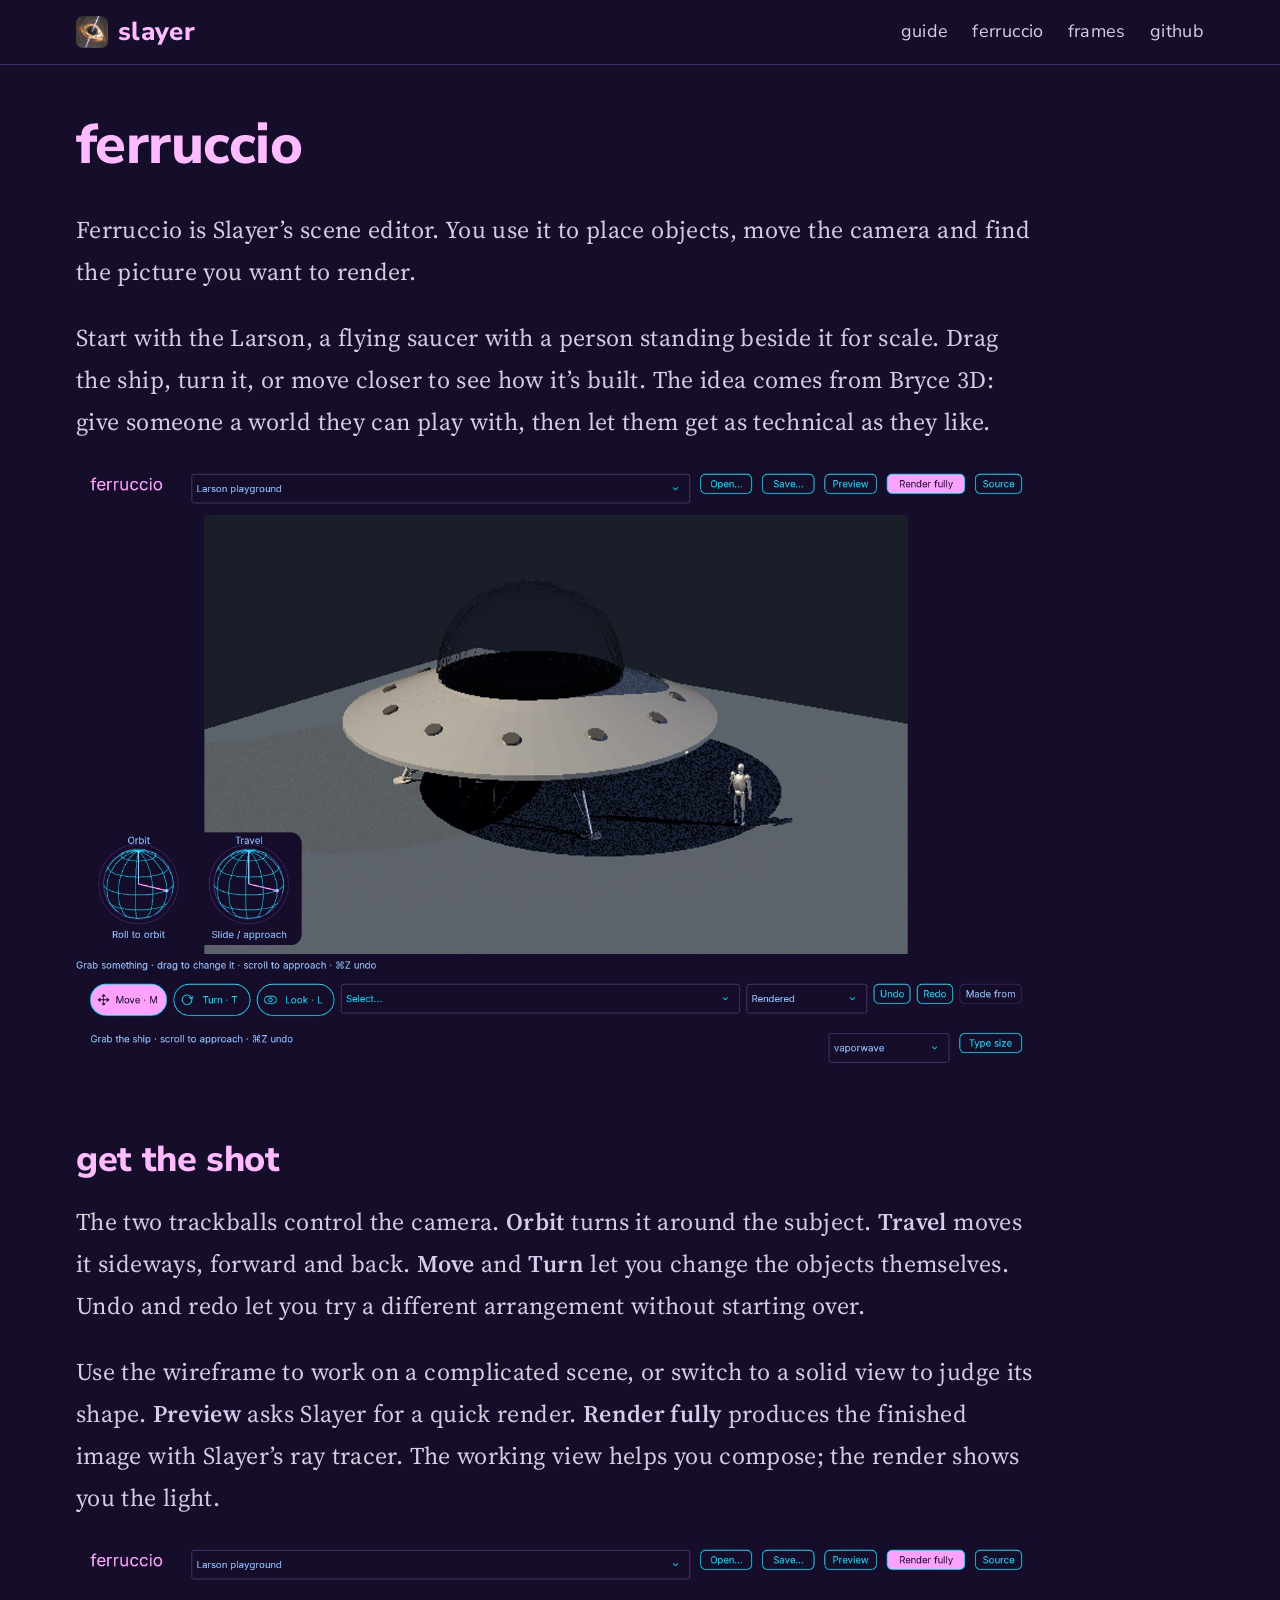
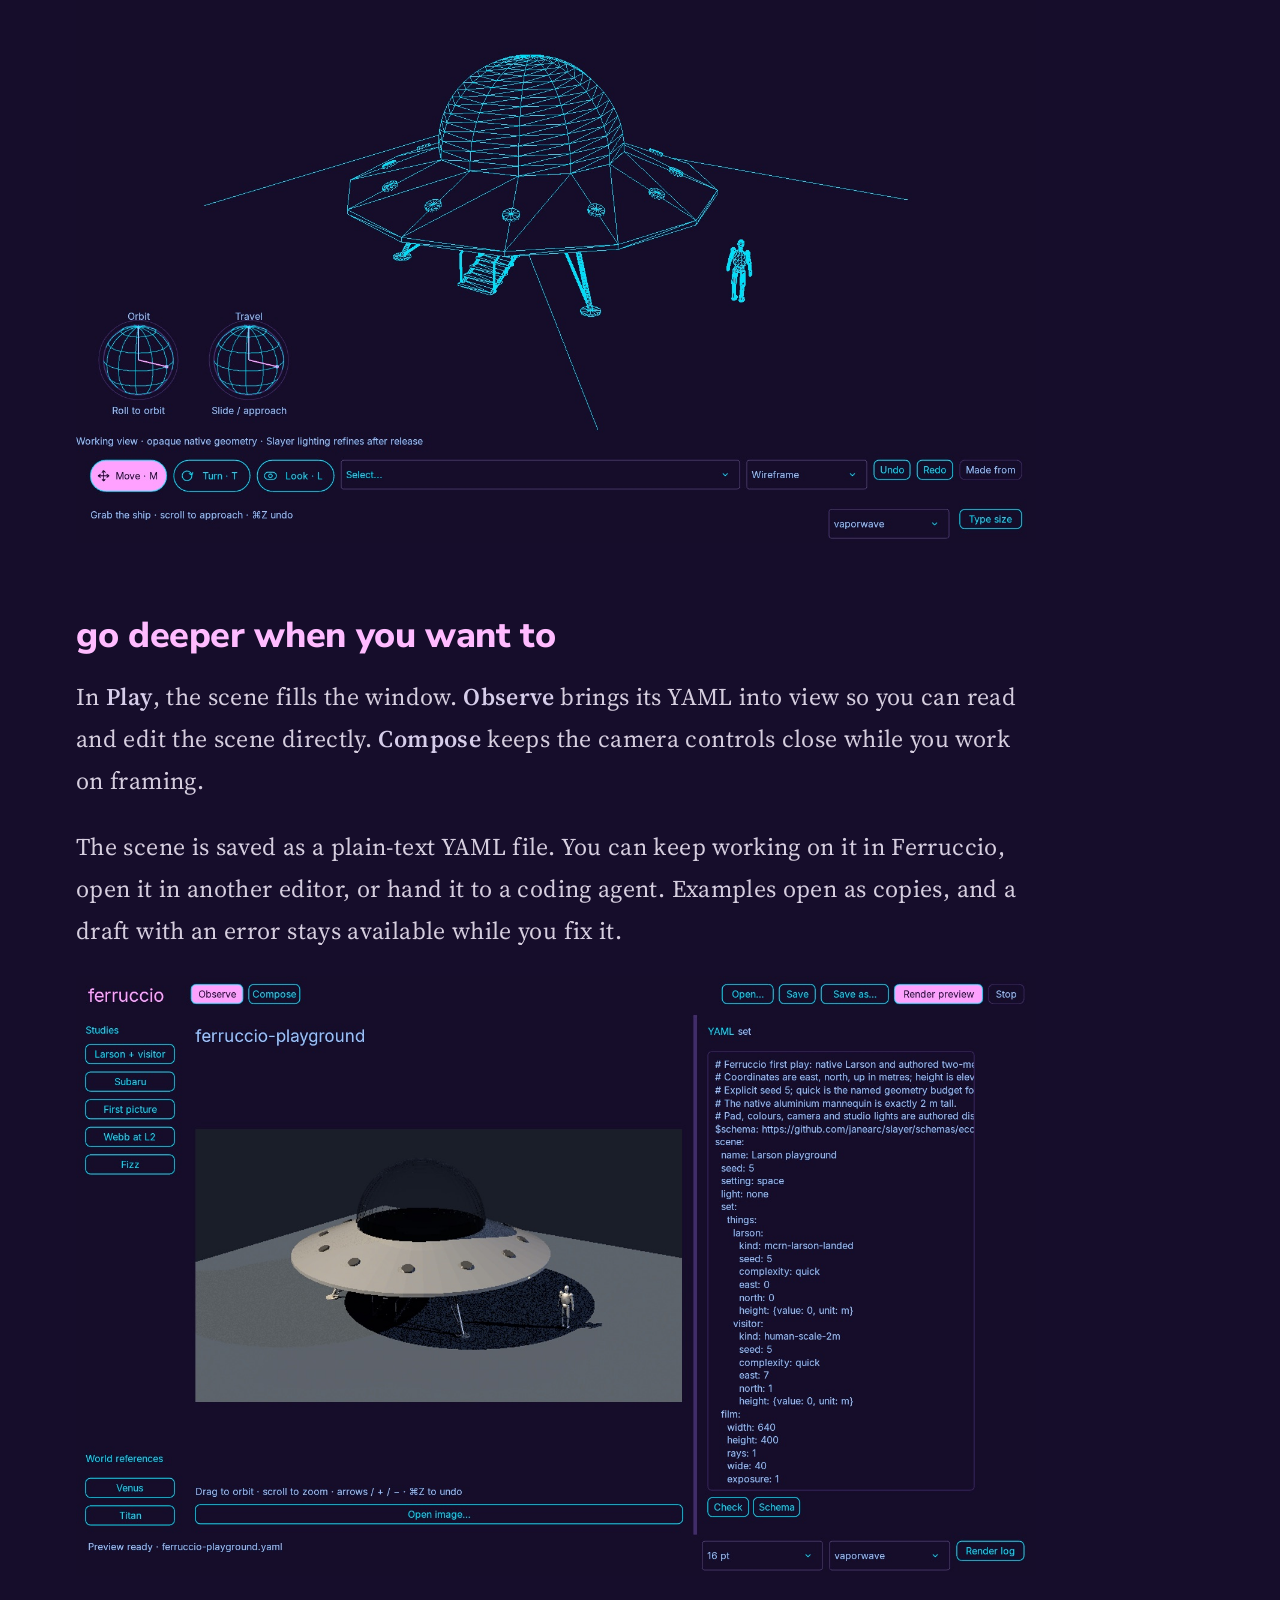
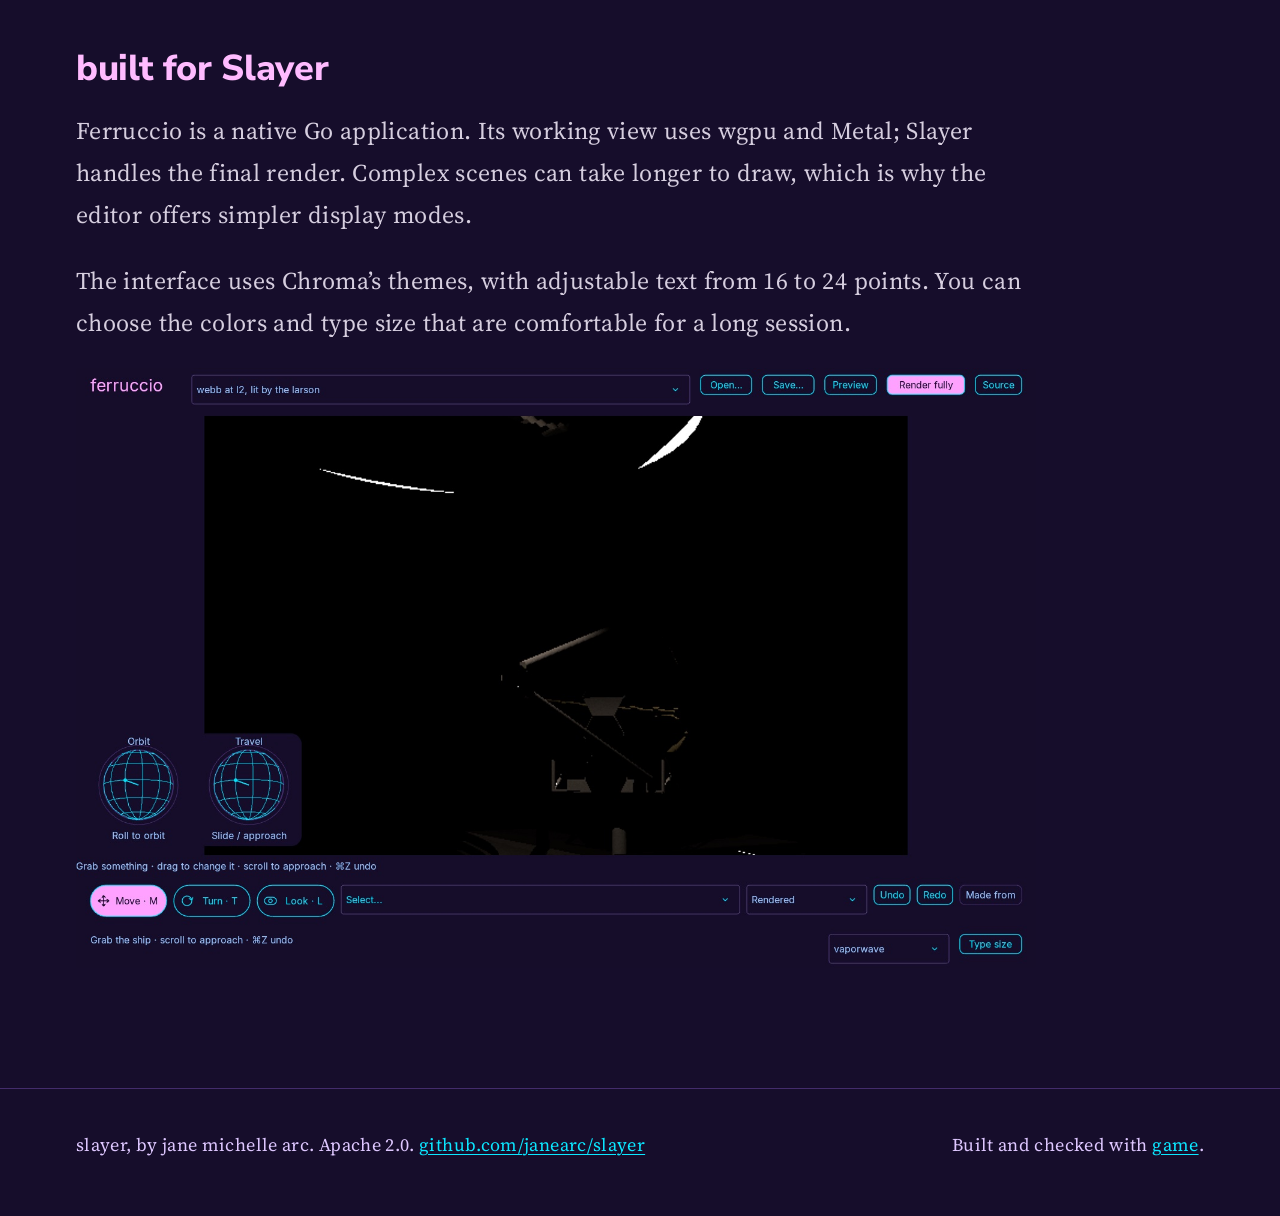
<file: docs/ferruccio.html>
<!doctype html>
<html lang="en">
<head>
<meta charset="utf-8">
<meta name="viewport" content="width=device-width, initial-scale=1">
<title>ferruccio · slayer</title>
<link rel="icon" href="../assets/brand/slayer-icon-32.png" sizes="32x32" type="image/png">
<link rel="apple-touch-icon" href="../assets/brand/slayer-icon-180.png">
<link rel="preconnect" href="https://fonts.googleapis.com">
<link rel="preconnect" href="https://fonts.gstatic.com" crossorigin>
<link rel="stylesheet" href="https://fonts.googleapis.com/css2?family=JetBrains+Mono:wght@400&family=Nunito+Sans:wght@400;800&family=Source+Serif+4:ital,wght@0,400;0,600;1,400&display=swap">
<link rel="stylesheet" href="../assets/css/theme.css">
<link rel="stylesheet" href="../assets/css/docs.css">
</head>
<body>

<header class="bar">
  <div class="wrap">
    <a class="lockup" href="../"><img src="../assets/brand/slayer-icon-64.png" alt="" width="32" height="32">slayer</a>
    <nav aria-label="Site">
      <a href="visual-guide.html">guide</a>
      <a href="ferruccio.html">ferruccio</a>
      <a href="../#frames">frames</a>
      <a href="https://github.com/janearc/slayer">github</a>
    </nav>
  </div>
</header>

<main class="wrap doc">
  <article>
<h1 id="ferruccio">ferruccio</h1>
<p>Ferruccio is Slayer’s scene editor. You use it to place objects, move
the camera and find the picture you want to render.</p>
<p>Start with the Larson, a flying saucer with a person standing beside
it for scale. Drag the ship, turn it, or move closer to see how it’s
built. The idea comes from Bryce 3D: give someone a world they can play
with, then let them get as technical as they like.</p>
<p><img src="../assets/frames/ferruccio-play.jpg"
alt="The Larson and a person for scale in Ferruccio’s Play view." /></p>
<h2 id="get-the-shot">get the shot</h2>
<p>The two trackballs control the camera. <strong>Orbit</strong> turns
it around the subject. <strong>Travel</strong> moves it sideways,
forward and back. <strong>Move</strong> and <strong>Turn</strong> let
you change the objects themselves. Undo and redo let you try a different
arrangement without starting over.</p>
<p>Use the wireframe to work on a complicated scene, or switch to a
solid view to judge its shape. <strong>Preview</strong> asks Slayer for
a quick render. <strong>Render fully</strong> produces the finished
image with Slayer’s ray tracer. The working view helps you compose; the
render shows you the light.</p>
<p><img src="../assets/frames/ferruccio-wire.jpg"
alt="The same scene in wireframe." /></p>
<h2 id="go-deeper-when-you-want-to">go deeper when you want to</h2>
<p>In <strong>Play</strong>, the scene fills the window.
<strong>Observe</strong> brings its YAML into view so you can read and
edit the scene directly. <strong>Compose</strong> keeps the camera
controls close while you work on framing.</p>
<p>The scene is saved as a plain-text YAML file. You can keep working on
it in Ferruccio, open it in another editor, or hand it to a coding
agent. Examples open as copies, and a draft with an error stays
available while you fix it.</p>
<p><img src="../assets/frames/ferruccio-observe.jpg"
alt="Observe view, with the scene list, YAML and image visible together." /></p>
<h2 id="built-for-slayer">built for Slayer</h2>
<p>Ferruccio is a native Go application. Its working view uses wgpu and
Metal; Slayer handles the final render. Complex scenes can take longer
to draw, which is why the editor offers simpler display modes.</p>
<p>The interface uses Chroma’s themes, with adjustable text from 16 to
24 points. You can choose the colors and type size that are comfortable
for a long session.</p>
<p><img src="../assets/frames/ferruccio-webb.jpg"
alt="Webb at L2, rendered in Ferruccio." /></p>
  </article>
</main>

<footer>
  <div class="wrap">
    <span>slayer, by jane michelle arc. Apache 2.0.
      <a href="https://github.com/janearc/slayer">github.com/janearc/slayer</a></span>
    <span>Built and checked with <a href="https://github.com/janearc/game">game</a>.</span>
  </div>
</footer>
</body>
</html>
</file>
<file: assets/css/theme.css>
/*
 * theme.css: the slayer site's colours, and nothing else.
 *
 * The values start from Chroma's vaporwave colourway
 * (github.com/janearc/chroma, colourways/sources/vaporwave.css), the
 * palette of the printed slayer visual guide. Each text colour was moved
 * onto the reader's band by `libreadme fix`, hue and saturation kept.
 * Text is drawn on --ground and --code-ground only; CI holds every text
 * colour in the band against both with `libreadme check`
 * (.github/workflows/readable.yml).
 *
 * When a check fails, the colour changes, not the threshold.
 */
:root {
  --ground: #160d2b;
  --panel: #2a1a4d;
  --code-ground: #221540;
  --surface-1: #3a2260;
  --border: #432c6b;

  --ink: #d6cedf;
  --dim: #dec7ff;
  --heading: #ffbbff;
  --link: #0ce6ff;
  --code: #b3dbbb;
  --accent: #ffbfe1;
  --string: #e9ce9b;
  --strong: #d6cdea;
}
</file>
<file: catalogue/catalogue.css>
/*
 * catalogue.css: the manufactory's specimen book, in the site's design.
 * Every colour is a token from ../assets/css/theme.css; text sits only on
 * --ground and --code-ground, the two surfaces libreadme checks. Type
 * follows the reader profile: nothing under 16px, no capitals for prose,
 * monospace for identifiers only, ligatures off.
 */
:root {
  --display: "Avenir Next", "Nunito Sans", "Helvetica Neue", sans-serif;
  --text: "Iowan Old Style", "Source Serif 4", Georgia, serif;
  --mono: "Iosevka", "JetBrains Mono", Menlo, monospace;
  --gutter: clamp(16px, 5vw, 56px);
  color-scheme: dark;
}
* { box-sizing: border-box; }
html { background: var(--ground); }
body {
  margin: 0;
  background: var(--ground);
  color: var(--ink);
  font: 400 22px/1.7 var(--text);
  letter-spacing: 0.015em;
  font-variant-ligatures: none;
  -webkit-text-size-adjust: 100%;
}
a { color: var(--link); text-decoration-thickness: 1px; text-underline-offset: 0.18em; }
a:hover { text-decoration-thickness: 2px; }
:focus-visible { outline: 2px solid var(--link); outline-offset: 3px; }
[hidden] { display: none !important; }

.bar { border-bottom: 1px solid var(--border); }
.bar .wrap { display: flex; align-items: center; justify-content: space-between; gap: 16px; min-height: 64px; flex-wrap: wrap; max-width: 1400px; margin: 0 auto; padding: 0 var(--gutter); }
.lockup { display: flex; align-items: center; gap: 10px; color: var(--heading); text-decoration: none; font: 800 26px/1 var(--display); }
.lockup img { width: 32px; height: 32px; border-radius: 7px; }
.bar nav { display: flex; gap: 24px; flex-wrap: wrap; font: 400 18px/1.4 var(--display); }
.bar nav a { color: var(--ink); text-decoration: none; }
.bar nav a:hover { color: var(--link); }

body > header, main, body > footer { max-width: 1400px; margin: 0 auto; padding-left: var(--gutter); padding-right: var(--gutter); }
body > header { padding-top: 48px; padding-bottom: 16px; }
h1, h2 { font-family: var(--display); color: var(--heading); font-weight: 800; letter-spacing: -0.01em; text-wrap: balance; }
h1 { font-size: clamp(40px, 6vw, 72px); line-height: 1.06; margin: 8px 0 16px; }
h2 { font-size: 24px; line-height: 1.25; margin: 4px 0 8px; overflow-wrap: anywhere; }
p { max-width: 34em; }
.eyebrow { color: var(--accent); font: 400 16px/1.5 var(--display); margin: 0; }
.quiet { color: var(--dim); }

.filters { display: flex; flex-wrap: wrap; align-items: end; gap: 20px; margin-top: 24px; }
label { display: grid; gap: 6px; font: 800 18px/1.4 var(--display); color: var(--heading); }
input, select {
  font: 400 20px/1.4 var(--text); color: var(--ink); background: var(--code-ground);
  border: 1px solid var(--border); border-radius: 6px; padding: 10px 12px; max-width: 100%;
}
input { width: min(24rem, 100%); }
#count { color: var(--dim); font-size: 18px; }

.cards { display: grid; grid-template-columns: repeat(auto-fill, minmax(min(100%, 340px), 1fr)); gap: 32px; margin-top: 32px; }
article { background: var(--code-ground); border: 1px solid var(--border); border-radius: 6px; overflow: hidden; }
.picture { display: block; background: #000; }
img { display: block; width: 100%; height: auto; }
.description { padding: 18px 20px 20px; font-size: 20px; line-height: 1.65; }
.description p { margin: 8px 0 14px; }
.description .eyebrow { color: var(--accent); }
.pending { padding: 32px; min-height: 160px; color: var(--string); }
summary { cursor: pointer; color: var(--link); padding: 6px 0; font-size: 18px; }
.evidence { font-size: 17px; line-height: 1.6; color: var(--dim); }
code { font-family: var(--mono); font-size: 0.9em; color: var(--code); }

body > footer { border-top: 1px solid var(--border); margin-top: 56px; padding-top: 32px; padding-bottom: 56px; font-size: 18px; color: var(--dim); }
@media (max-width: 560px) { body { font-size: 20px; } }
</file>
<file: assets/css/docs.css>
/*
 * docs.css: the reading pages under docs/. Every colour is a token from
 * theme.css. The type follows the same reader profile as the front page:
 * body 24px, line height 1.75, nothing under 16px, no capitals for prose,
 * monospace for identifiers and code only, ligatures off. Tables truncate
 * in their own scroller rather than wrapping.
 */
:root {
  --display: "Avenir Next", "Nunito Sans", "Helvetica Neue", sans-serif;
  --text: "Iowan Old Style", "Source Serif 4", Georgia, serif;
  --mono: "Iosevka", "JetBrains Mono", Menlo, monospace;
  --measure: 34em;
  --gutter: clamp(16px, 5vw, 56px);
  color-scheme: dark;
}
* { box-sizing: border-box; }
html { background: var(--ground); }
body {
  margin: 0;
  background: var(--ground);
  color: var(--ink);
  font: 400 24px/1.75 var(--text);
  letter-spacing: 0.015em;
  font-variant-ligatures: none;
  -webkit-text-size-adjust: 100%;
}
img, video { max-width: 100%; height: auto; }
a { color: var(--link); text-decoration: underline; text-decoration-thickness: 1px; text-underline-offset: 0.18em; }
a:hover { text-decoration-thickness: 2px; }
:focus-visible { outline: 2px solid var(--link); outline-offset: 3px; }
strong { color: var(--strong); font-weight: 600; }
.wrap { max-width: 1240px; margin: 0 auto; padding: 0 var(--gutter); }

.bar { border-bottom: 1px solid var(--border); }
.bar .wrap { display: flex; align-items: center; justify-content: space-between; gap: 16px; min-height: 64px; flex-wrap: wrap; }
.lockup { display: flex; align-items: center; gap: 10px; color: var(--heading); text-decoration: none; font: 800 26px/1 var(--display); }
.lockup img { width: 32px; height: 32px; border-radius: 7px; }
.bar nav { display: flex; gap: 24px; flex-wrap: wrap; font: 400 18px/1.4 var(--display); }
.bar nav a { color: var(--ink); text-decoration: none; }
.bar nav a:hover { color: var(--link); }

.doc { padding-top: 48px; padding-bottom: 96px; }
.doc article { max-width: 40em; }
.provenance { font-size: 18px; color: var(--dim); max-width: 40em; margin: 0 0 40px; }

h1, h2, h3, h4 { font-family: var(--display); color: var(--heading); font-weight: 800; letter-spacing: -0.01em; text-wrap: balance; line-height: 1.15; }
h1 { font-size: clamp(36px, 4.4vw, 56px); margin: 0 0 32px; }
h2 { font-size: 36px; margin: 72px 0 20px; }
h3 { font-size: 28px; margin: 48px 0 16px; }
h4 { font-size: 24px; margin: 32px 0 12px; }
p, ul, ol, blockquote { margin: 0 0 24px; }
li { margin: 6px 0; }
blockquote { padding-left: 24px; border-left: 2px solid var(--border); color: var(--dim); }

code { font-family: var(--mono); font-size: 0.85em; letter-spacing: 0; color: var(--code); }
pre { background: var(--code-ground); border: 1px solid var(--border); border-radius: 6px; padding: 18px; overflow-x: auto; margin: 0 0 28px; }
pre code { font-size: 17px; line-height: 1.7; color: var(--code); }

figure { margin: 0 0 32px; }
figcaption { font-size: 18px; color: var(--dim); margin-top: 10px; }
article img { display: block; border-radius: 4px; }

table { border-collapse: collapse; display: block; overflow-x: auto; margin: 0 0 28px; font-size: 18px; }
th, td { text-align: left; padding: 10px 16px 10px 0; border-bottom: 1px solid var(--border); white-space: nowrap; overflow: hidden; text-overflow: ellipsis; max-width: 28em; }
th { font-family: var(--display); font-weight: 800; color: var(--heading); }

details { margin: 0 0 28px; }
summary { cursor: pointer; color: var(--link); }

.toc { margin: 0 0 56px; padding: 20px 24px; border: 1px solid var(--border); border-radius: 6px; max-width: 40em; font-size: 18px; }
.toc p { margin: 0 0 8px; font-family: var(--display); font-weight: 800; color: var(--heading); }
.toc ul { margin: 0; padding-left: 20px; }
.toc a { color: var(--ink); }

.index { list-style: none; padding: 0; margin: 0; max-width: 40em; }
.index li { padding: 20px 0; border-bottom: 1px solid var(--border); }
.index a { font: 800 26px/1.3 var(--display); color: var(--heading); text-decoration: none; }
.index p { margin: 6px 0 0; }

footer { border-top: 1px solid var(--border); padding: 40px 0 56px; font-size: 18px; color: var(--dim); }
footer .wrap { display: flex; flex-wrap: wrap; justify-content: space-between; gap: 12px 32px; }

@media (max-width: 560px) { body { font-size: 20px; } }
</file>
